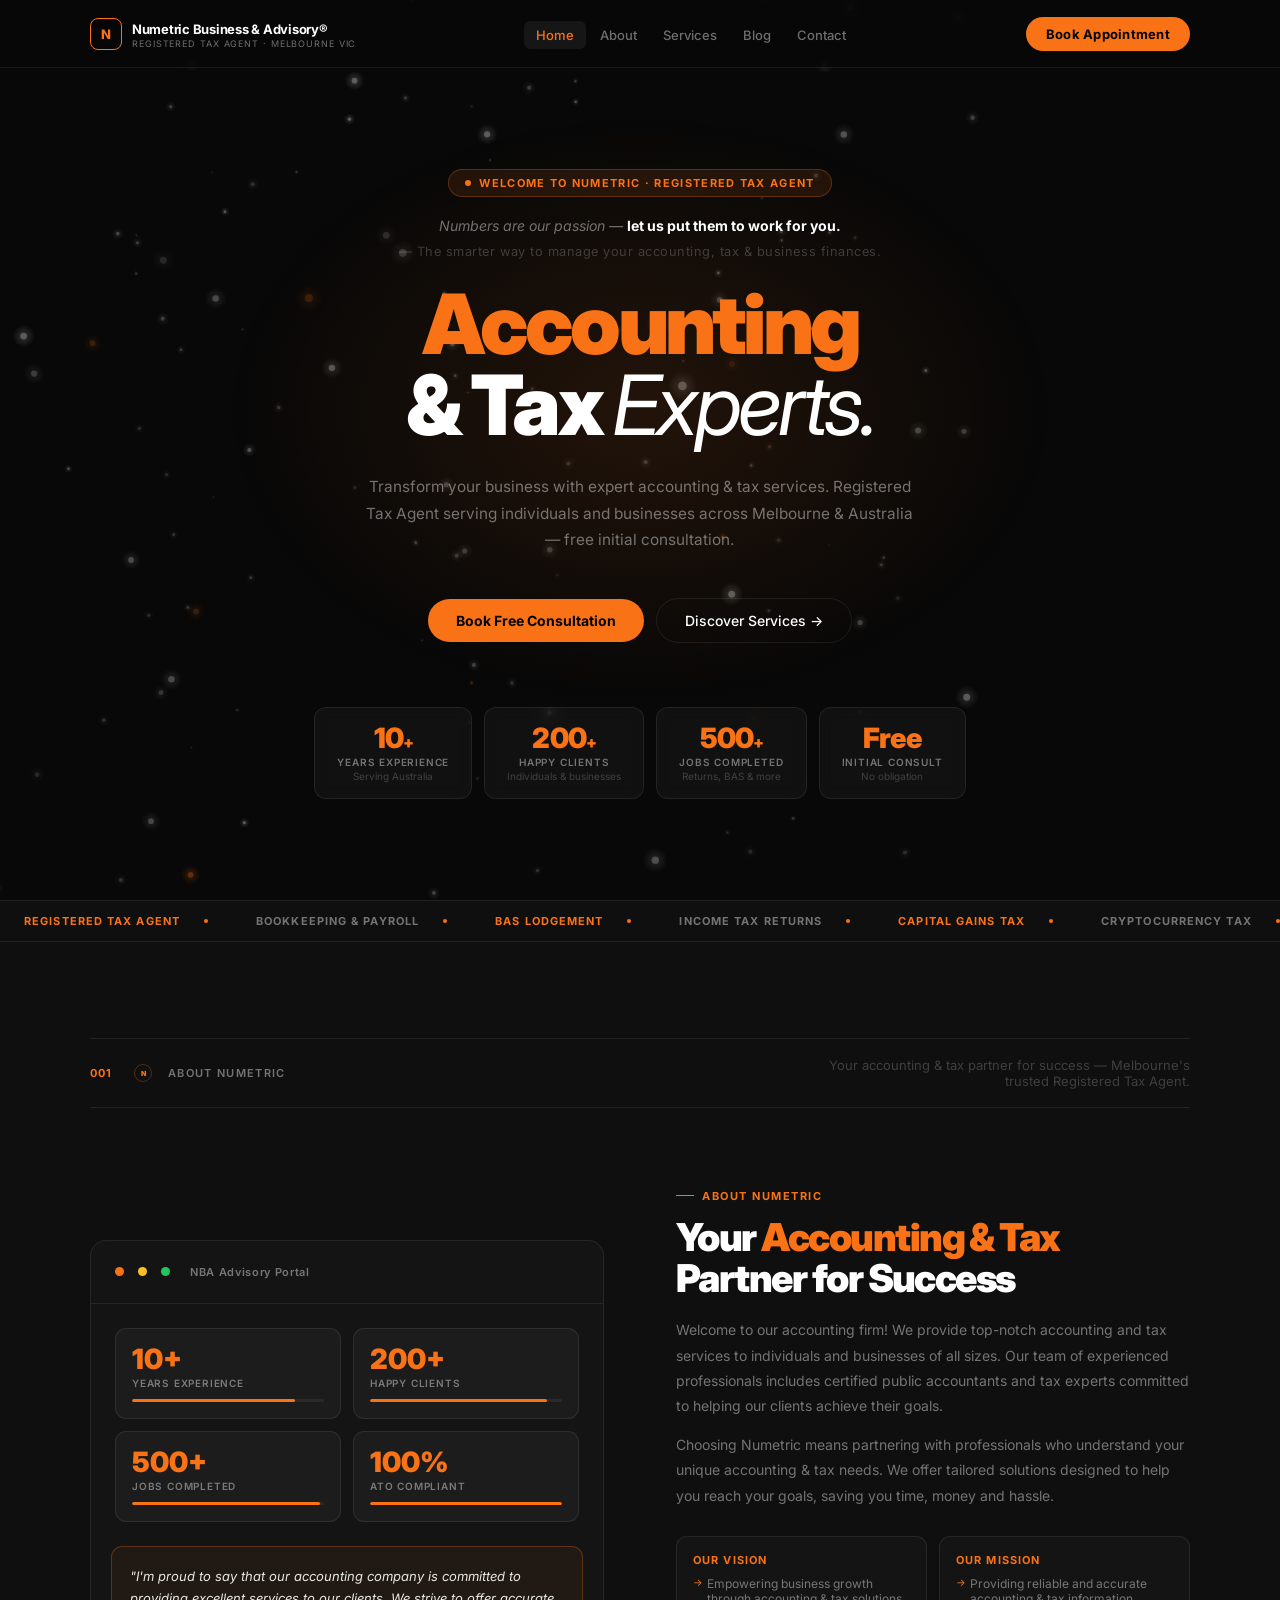
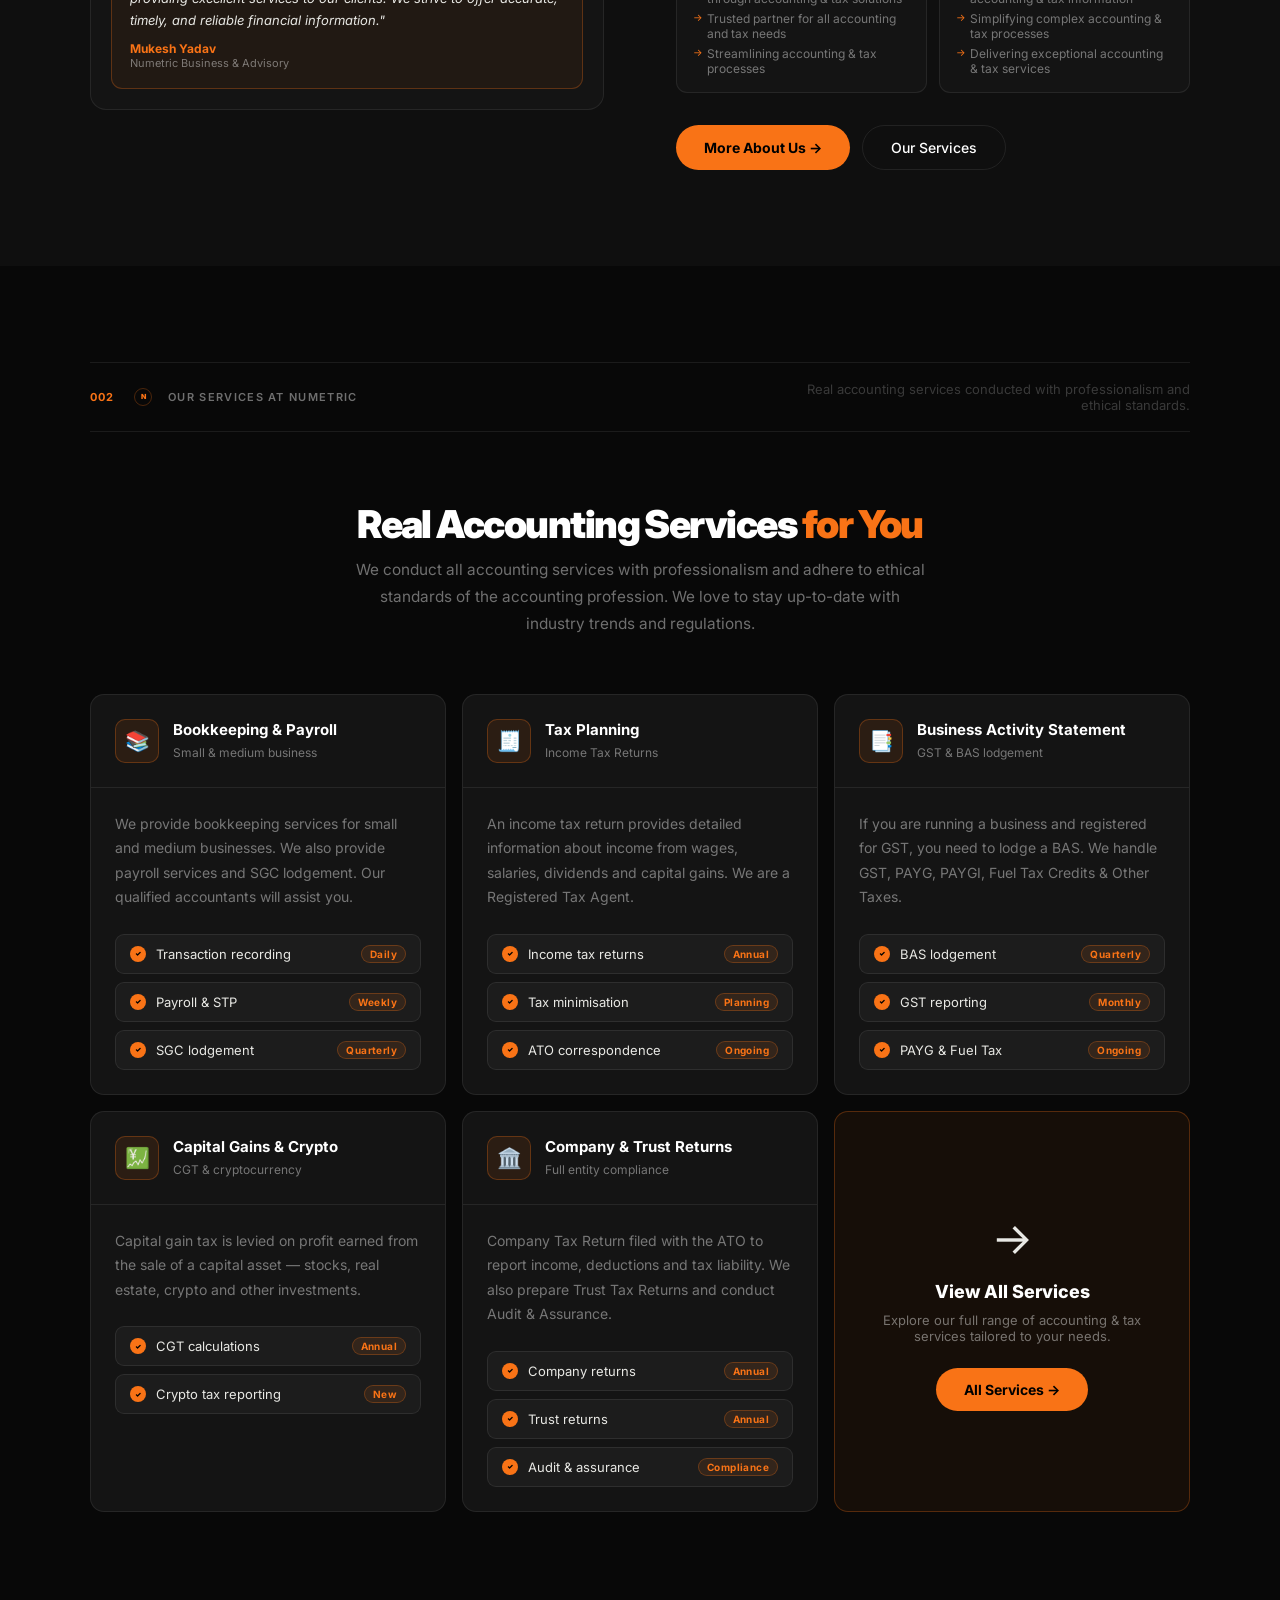
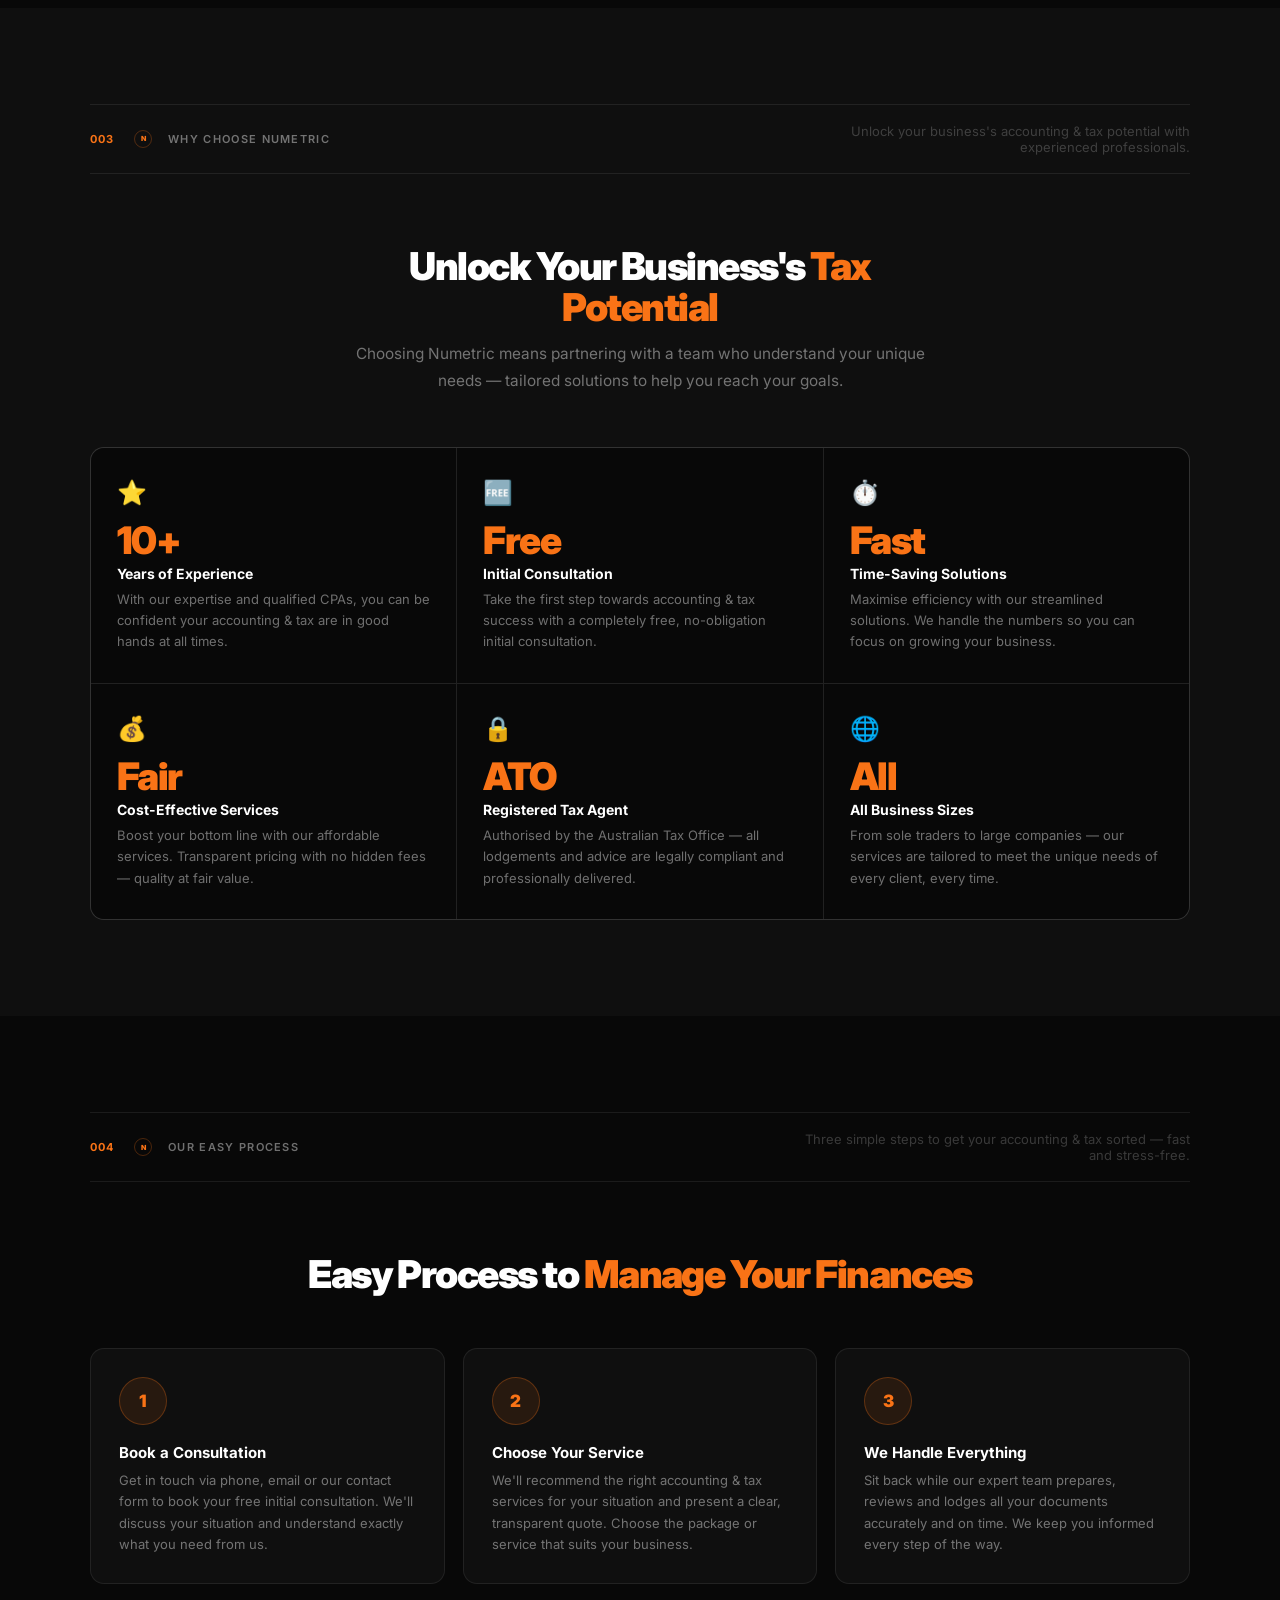
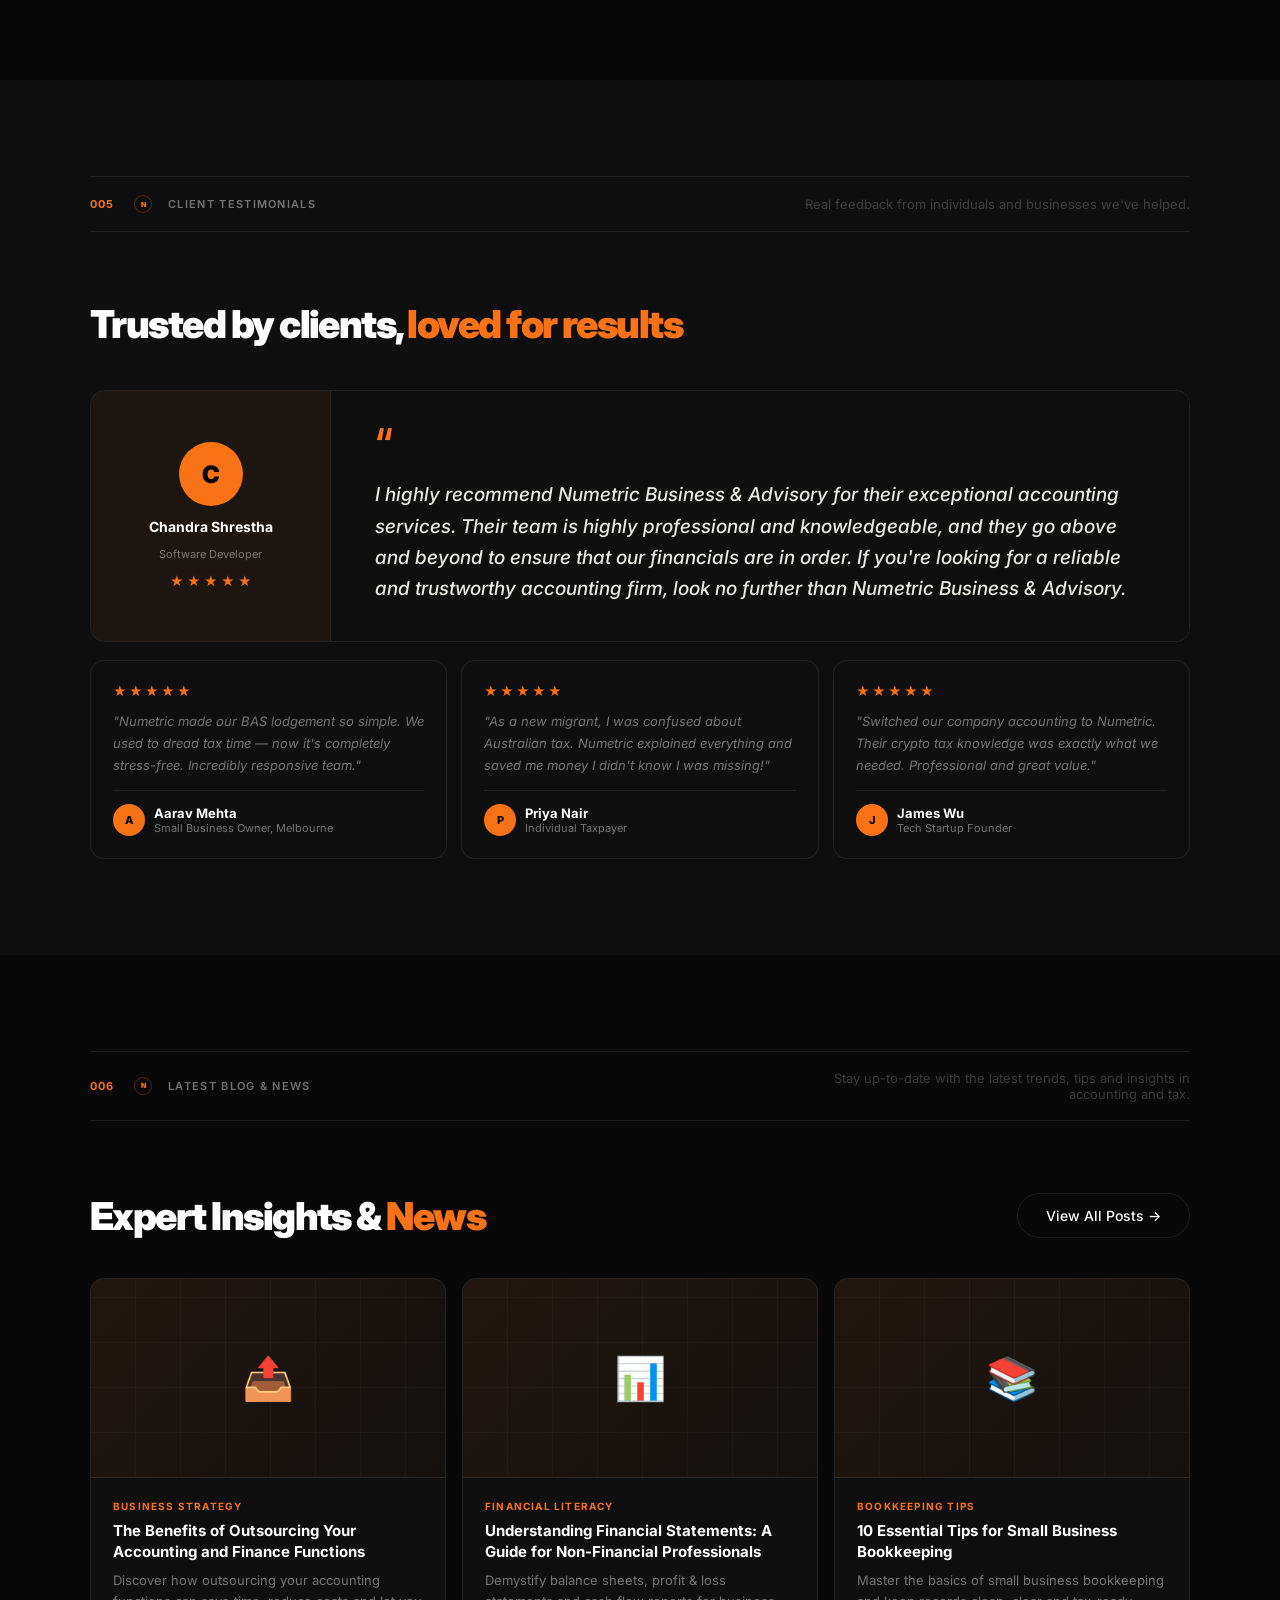
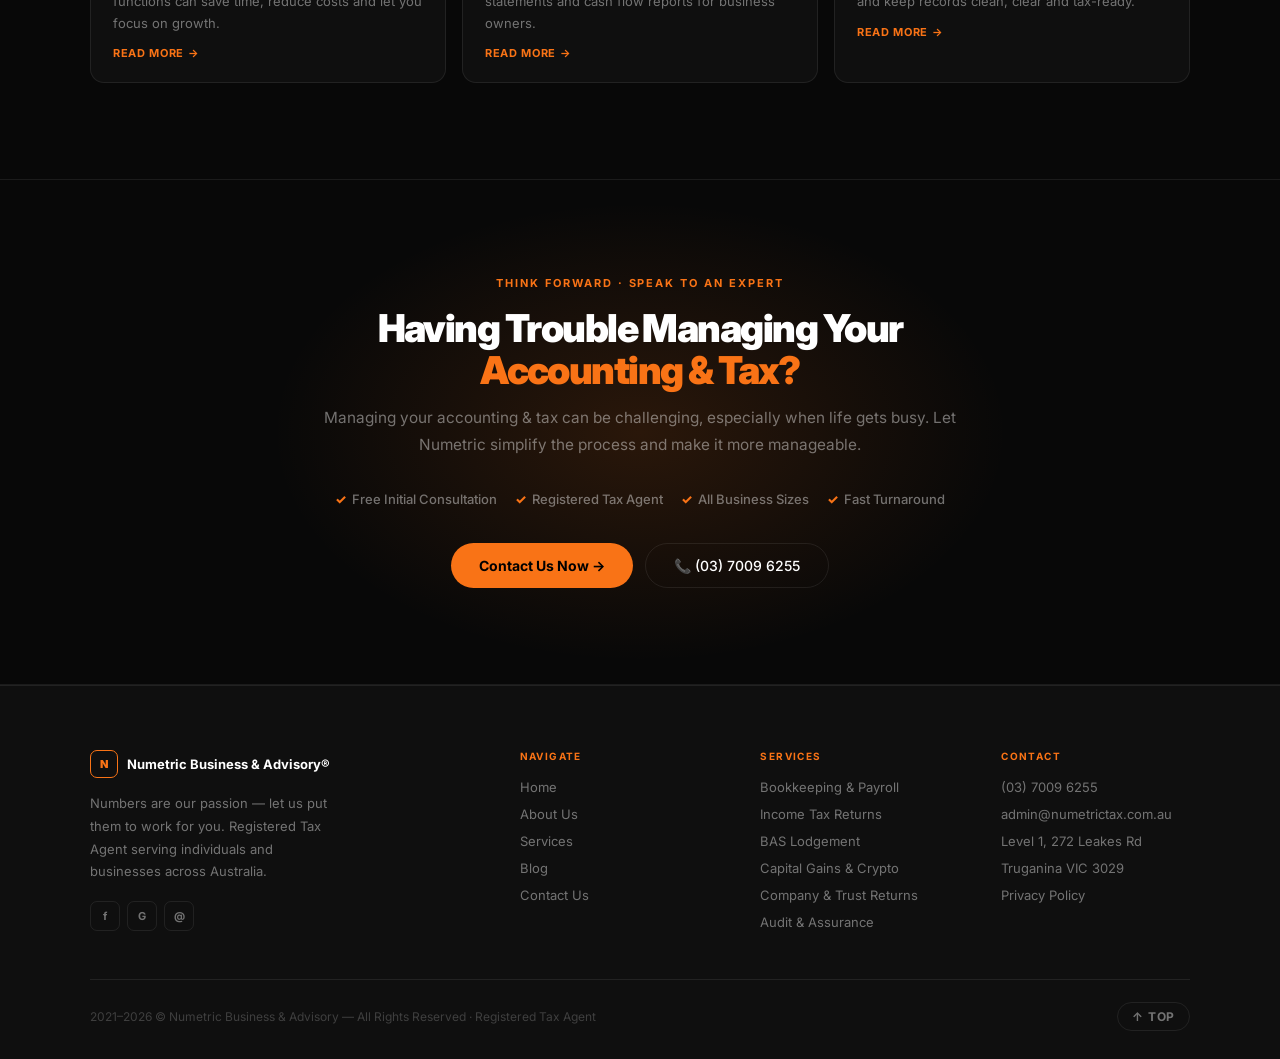
<file: index.html>
<!DOCTYPE html>
<html lang="en">
<head>
<meta charset="UTF-8"><meta name="viewport" content="width=device-width, initial-scale=1.0">
<title>NBA — Numetric Business & Advisory | Accounting & Tax Experts Melbourne</title>
<meta name="description" content="Numetric Business & Advisory — Registered Tax Agent providing expert accounting, tax planning, bookkeeping, BAS and more. Free consultation. Truganina VIC.">
<link rel="preconnect" href="https://fonts.googleapis.com">
<link href="https://fonts.googleapis.com/css2?family=Inter:ital,wght@0,300;0,400;0,500;0,600;0,700;0,800;0,900;1,400&display=swap" rel="stylesheet">
<link rel="stylesheet" href="shared.css">
</head>
<body>
<canvas id="dna"></canvas>

<!-- NAV -->
<nav>
  <div class="nav-w">
    <a href="index.html" class="n-logo">
      <div class="n-mark">N</div>
      <div><span class="n-name">Numetric Business & Advisory®</span><span class="n-sub">Registered Tax Agent · Melbourne VIC</span></div>
    </a>
    <ul class="n-links">
      <li><a href="index.html" class="active">Home</a></li>
      <li><a href="about.html">About</a></li>
      <li><a href="services.html">Services</a></li>
      <li><a href="blog.html">Blog</a></li>
      <li><a href="contact.html">Contact</a></li>
    </ul>
    <a href="contact.html" class="btn-n">Book Appointment</a>
    <button class="hbg" id="hbg" aria-label="Menu"><span></span><span></span><span></span></button>
  </div>
</nav>

<!-- MOBILE NAV -->
<div class="mob" id="mob">
  <button class="mob-x" id="mob-x">✕</button>
  <a href="index.html" onclick="closeMob()">Home</a>
  <a href="about.html" onclick="closeMob()">About</a>
  <a href="services.html" onclick="closeMob()">Services</a>
  <a href="blog.html" onclick="closeMob()">Blog</a>
  <a href="contact.html" onclick="closeMob()">Contact</a>
</div>

<!-- HERO -->
<section style="min-height:100vh;display:flex;flex-direction:column;justify-content:center;padding:calc(var(--nav-h) + 72px) 0 72px;position:relative;overflow:hidden">
  <div style="position:absolute;top:10%;left:50%;transform:translateX(-50%);width:900px;height:640px;background:radial-gradient(ellipse,rgba(249,115,22,.11) 0%,transparent 65%);pointer-events:none;z-index:1"></div>
  <div class="wrap" style="text-align:center;z-index:2">
    <div class="sr" style="margin-bottom:20px">
      <span style="display:inline-flex;align-items:center;gap:8px;background:rgba(249,115,22,.1);border:1px solid var(--border-o);border-radius:999px;padding:6px 16px;font-size:11px;font-weight:700;letter-spacing:.12em;text-transform:uppercase;color:var(--orange)">
        <span style="width:6px;height:6px;border-radius:50%;background:var(--orange);display:block"></span>
        Welcome to Numetric · Registered Tax Agent
      </span>
    </div>
    <p class="sr d1" style="font-size:clamp(13px,1.1vw,16px);color:var(--muted);font-style:italic;margin-bottom:10px">Numbers are our passion —&nbsp;<strong style="color:var(--white);font-style:normal">let us put them to work for you.</strong></p>
    <p class="sr d1" style="font-size:clamp(12px,1vw,14px);color:var(--muted2);margin-bottom:24px;letter-spacing:.04em">— The smarter way to manage your accounting, tax &amp; business finances.</p>
    <h1 class="h1 sr d2" style="margin-bottom:28px">
      <span class="o">Accounting</span><br>
      &amp; Tax <span class="i">Experts.</span>
    </h1>
    <p class="lead sr d3" style="max-width:560px;margin:0 auto 44px">Transform your business with expert accounting &amp; tax services. Registered Tax Agent serving individuals and businesses across Melbourne &amp; Australia — free initial consultation.</p>
    <div class="sr d4" style="display:flex;align-items:center;justify-content:center;gap:12px;flex-wrap:wrap;margin-bottom:64px">
      <a href="contact.html" class="btn-o">Book Free Consultation</a>
      <a href="services.html" class="btn-g">Discover Services →</a>
    </div>
    <!-- stat pills -->
    <div class="sr d5" style="display:flex;justify-content:center;gap:12px;flex-wrap:wrap">
      <div style="background:rgba(255,255,255,.04);border:1px solid var(--border);border-radius:12px;padding:16px 22px;backdrop-filter:blur(8px)">
        <div style="font-size:28px;font-weight:900;color:var(--orange);line-height:1;margin-bottom:4px;letter-spacing:-.03em">10<span style="font-size:16px">+</span></div>
        <div style="font-size:10px;font-weight:600;color:var(--muted);text-transform:uppercase;letter-spacing:.08em">Years Experience</div>
        <div style="font-size:10px;color:var(--muted2);margin-top:2px">Serving Australia</div>
      </div>
      <div style="background:rgba(255,255,255,.04);border:1px solid var(--border);border-radius:12px;padding:16px 22px;backdrop-filter:blur(8px)">
        <div style="font-size:28px;font-weight:900;color:var(--orange);line-height:1;margin-bottom:4px;letter-spacing:-.03em">200<span style="font-size:16px">+</span></div>
        <div style="font-size:10px;font-weight:600;color:var(--muted);text-transform:uppercase;letter-spacing:.08em">Happy Clients</div>
        <div style="font-size:10px;color:var(--muted2);margin-top:2px">Individuals &amp; businesses</div>
      </div>
      <div style="background:rgba(255,255,255,.04);border:1px solid var(--border);border-radius:12px;padding:16px 22px;backdrop-filter:blur(8px)">
        <div style="font-size:28px;font-weight:900;color:var(--orange);line-height:1;margin-bottom:4px;letter-spacing:-.03em">500<span style="font-size:16px">+</span></div>
        <div style="font-size:10px;font-weight:600;color:var(--muted);text-transform:uppercase;letter-spacing:.08em">Jobs Completed</div>
        <div style="font-size:10px;color:var(--muted2);margin-top:2px">Returns, BAS &amp; more</div>
      </div>
      <div style="background:rgba(255,255,255,.04);border:1px solid var(--border);border-radius:12px;padding:16px 22px;backdrop-filter:blur(8px)">
        <div style="font-size:28px;font-weight:900;color:var(--orange);line-height:1;margin-bottom:4px;letter-spacing:-.03em">Free</div>
        <div style="font-size:10px;font-weight:600;color:var(--muted);text-transform:uppercase;letter-spacing:.08em">Initial Consult</div>
        <div style="font-size:10px;color:var(--muted2);margin-top:2px">No obligation</div>
      </div>
    </div>
  </div>
</section>

<!-- TICKER -->
<div class="ticker">
  <div class="t-track">
    <span class="t-item o">Registered Tax Agent<div class="t-dot"></div></span>
    <span class="t-item">Bookkeeping &amp; Payroll<div class="t-dot"></div></span>
    <span class="t-item o">BAS Lodgement<div class="t-dot"></div></span>
    <span class="t-item">Income Tax Returns<div class="t-dot"></div></span>
    <span class="t-item o">Capital Gains Tax<div class="t-dot"></div></span>
    <span class="t-item">Cryptocurrency Tax<div class="t-dot"></div></span>
    <span class="t-item o">Company Returns<div class="t-dot"></div></span>
    <span class="t-item">Trust Returns<div class="t-dot"></div></span>
    <span class="t-item o">Audit &amp; Assurance<div class="t-dot"></div></span>
    <span class="t-item">Free Consultation<div class="t-dot"></div></span>
    <span class="t-item o">Registered Tax Agent<div class="t-dot"></div></span>
    <span class="t-item">Bookkeeping &amp; Payroll<div class="t-dot"></div></span>
    <span class="t-item o">BAS Lodgement<div class="t-dot"></div></span>
    <span class="t-item">Income Tax Returns<div class="t-dot"></div></span>
    <span class="t-item o">Capital Gains Tax<div class="t-dot"></div></span>
    <span class="t-item">Cryptocurrency Tax<div class="t-dot"></div></span>
    <span class="t-item o">Company Returns<div class="t-dot"></div></span>
    <span class="t-item">Trust Returns<div class="t-dot"></div></span>
    <span class="t-item o">Audit &amp; Assurance<div class="t-dot"></div></span>
    <span class="t-item">Free Consultation<div class="t-dot"></div></span>
  </div>
</div>

<!-- ABOUT SNAPSHOT -->
<section id="about" style="background:var(--bg2)">
  <div class="wrap">
    <div class="sdiv sr">
      <span class="sdiv-num">001</span><div class="sdiv-dot"></div>
      <span class="sdiv-t">About Numetric</span>
      <span class="sdiv-s">Your accounting &amp; tax partner for success — Melbourne's trusted Registered Tax Agent.</span>
    </div>
    <div style="display:grid;grid-template-columns:1fr 1fr;gap:72px;align-items:center">
      <!-- visual -->
      <div class="sr-l">
        <div style="background:var(--bg3);border:1px solid var(--border);border-radius:16px;overflow:hidden">
          <div style="padding:24px;border-bottom:1px solid var(--border);display:flex;align-items:center;gap:10px">
            <div style="width:9px;height:9px;border-radius:50%;background:#f97316"></div>
            <div style="width:9px;height:9px;border-radius:50%;background:#fbbf24;margin-left:4px"></div>
            <div style="width:9px;height:9px;border-radius:50%;background:#22c55e;margin-left:4px"></div>
            <span style="font-size:11px;font-weight:600;color:var(--muted);margin-left:10px;letter-spacing:.06em">NBA Advisory Portal</span>
          </div>
          <div style="padding:24px;display:grid;grid-template-columns:1fr 1fr;gap:12px">
            <div style="background:var(--bg4);border:1px solid var(--border);border-radius:11px;padding:16px">
              <div style="font-size:28px;font-weight:900;color:var(--orange);line-height:1;margin-bottom:4px">10+</div>
              <div style="font-size:10px;text-transform:uppercase;letter-spacing:.08em;color:var(--muted);font-weight:600">Years Experience</div>
              <div style="height:3px;background:rgba(255,255,255,.06);border-radius:2px;margin-top:10px;overflow:hidden"><div class="kbar" data-w="85%" style="height:100%;border-radius:2px;background:var(--orange);width:0;transition:width 1.2s var(--ease)"></div></div>
            </div>
            <div style="background:var(--bg4);border:1px solid var(--border);border-radius:11px;padding:16px">
              <div style="font-size:28px;font-weight:900;color:var(--orange);line-height:1;margin-bottom:4px">200+</div>
              <div style="font-size:10px;text-transform:uppercase;letter-spacing:.08em;color:var(--muted);font-weight:600">Happy Clients</div>
              <div style="height:3px;background:rgba(255,255,255,.06);border-radius:2px;margin-top:10px;overflow:hidden"><div class="kbar" data-w="92%" style="height:100%;border-radius:2px;background:var(--orange);width:0;transition:width 1.2s var(--ease)"></div></div>
            </div>
            <div style="background:var(--bg4);border:1px solid var(--border);border-radius:11px;padding:16px">
              <div style="font-size:28px;font-weight:900;color:var(--orange);line-height:1;margin-bottom:4px">500+</div>
              <div style="font-size:10px;text-transform:uppercase;letter-spacing:.08em;color:var(--muted);font-weight:600">Jobs Completed</div>
              <div style="height:3px;background:rgba(255,255,255,.06);border-radius:2px;margin-top:10px;overflow:hidden"><div class="kbar" data-w="98%" style="height:100%;border-radius:2px;background:var(--orange);width:0;transition:width 1.2s var(--ease)"></div></div>
            </div>
            <div style="background:var(--bg4);border:1px solid var(--border);border-radius:11px;padding:16px">
              <div style="font-size:28px;font-weight:900;color:var(--orange);line-height:1;margin-bottom:4px">100%</div>
              <div style="font-size:10px;text-transform:uppercase;letter-spacing:.08em;color:var(--muted);font-weight:600">ATO Compliant</div>
              <div style="height:3px;background:rgba(255,255,255,.06);border-radius:2px;margin-top:10px;overflow:hidden"><div class="kbar" data-w="100%" style="height:100%;border-radius:2px;background:var(--orange);width:0;transition:width 1.2s var(--ease)"></div></div>
            </div>
          </div>
          <div style="margin:0 20px 20px;background:rgba(249,115,22,.06);border:1px solid var(--border-o);border-radius:11px;padding:18px">
            <p style="font-size:13px;line-height:1.7;color:var(--off);font-style:italic;margin-bottom:10px">"I'm proud to say that our accounting company is committed to providing excellent services to our clients. We strive to offer accurate, timely, and reliable financial information."</p>
            <div style="font-size:12px;font-weight:700;color:var(--orange)">Mukesh Yadav</div>
            <div style="font-size:11px;color:var(--muted)">Numetric Business &amp; Advisory</div>
          </div>
        </div>
      </div>
      <!-- text -->
      <div class="sr-r">
        <span class="ey">About Numetric</span>
        <h2 class="h2" style="margin-bottom:18px">Your <span class="o">Accounting &amp; Tax</span> Partner for Success</h2>
        <p class="body-t" style="margin-bottom:14px">Welcome to our accounting firm! We provide top-notch accounting and tax services to individuals and businesses of all sizes. Our team of experienced professionals includes certified public accountants and tax experts committed to helping our clients achieve their goals.</p>
        <p class="body-t" style="margin-bottom:28px">Choosing Numetric means partnering with professionals who understand your unique accounting &amp; tax needs. We offer tailored solutions designed to help you reach your goals, saving you time, money and hassle.</p>
        <div style="display:grid;grid-template-columns:1fr 1fr;gap:12px;margin-bottom:32px">
          <div style="background:var(--bg3);border:1px solid var(--border);border-radius:11px;padding:16px;transition:border-color .2s" onmouseover="this.style.borderColor='var(--border-o)'" onmouseout="this.style.borderColor='var(--border)'">
            <div style="font-size:11px;font-weight:700;color:var(--orange);text-transform:uppercase;letter-spacing:.1em;margin-bottom:9px">Our Vision</div>
            <ul style="list-style:none;display:flex;flex-direction:column;gap:5px">
              <li style="font-size:12px;color:var(--muted);padding-left:14px;position:relative">
                <span style="position:absolute;left:0;color:var(--orange);font-size:10px">→</span>Empowering business growth through accounting &amp; tax solutions
              </li>
              <li style="font-size:12px;color:var(--muted);padding-left:14px;position:relative">
                <span style="position:absolute;left:0;color:var(--orange);font-size:10px">→</span>Trusted partner for all accounting and tax needs
              </li>
              <li style="font-size:12px;color:var(--muted);padding-left:14px;position:relative">
                <span style="position:absolute;left:0;color:var(--orange);font-size:10px">→</span>Streamlining accounting &amp; tax processes
              </li>
            </ul>
          </div>
          <div style="background:var(--bg3);border:1px solid var(--border);border-radius:11px;padding:16px;transition:border-color .2s" onmouseover="this.style.borderColor='var(--border-o)'" onmouseout="this.style.borderColor='var(--border)'">
            <div style="font-size:11px;font-weight:700;color:var(--orange);text-transform:uppercase;letter-spacing:.1em;margin-bottom:9px">Our Mission</div>
            <ul style="list-style:none;display:flex;flex-direction:column;gap:5px">
              <li style="font-size:12px;color:var(--muted);padding-left:14px;position:relative">
                <span style="position:absolute;left:0;color:var(--orange);font-size:10px">→</span>Providing reliable and accurate accounting &amp; tax information
              </li>
              <li style="font-size:12px;color:var(--muted);padding-left:14px;position:relative">
                <span style="position:absolute;left:0;color:var(--orange);font-size:10px">→</span>Simplifying complex accounting &amp; tax processes
              </li>
              <li style="font-size:12px;color:var(--muted);padding-left:14px;position:relative">
                <span style="position:absolute;left:0;color:var(--orange);font-size:10px">→</span>Delivering exceptional accounting &amp; tax services
              </li>
            </ul>
          </div>
        </div>
        <div style="display:flex;gap:12px;flex-wrap:wrap">
          <a href="about.html" class="btn-o">More About Us →</a>
          <a href="services.html" class="btn-g">Our Services</a>
        </div>
      </div>
    </div>
  </div>
</section>

<!-- SERVICES SNAPSHOT -->
<section id="services">
  <div class="wrap">
    <div class="sdiv sr">
      <span class="sdiv-num">002</span><div class="sdiv-dot"></div>
      <span class="sdiv-t">Our Services at Numetric</span>
      <span class="sdiv-s">Real accounting services conducted with professionalism and ethical standards.</span>
    </div>
    <div style="text-align:center;margin-bottom:56px">
      <h2 class="h2 sr" style="margin-bottom:12px">Real Accounting Services <span class="o">for You</span></h2>
      <p class="lead sr d1" style="max-width:580px;margin:0 auto">We conduct all accounting services with professionalism and adhere to ethical standards of the accounting profession. We love to stay up-to-date with industry trends and regulations.</p>
    </div>
    <div style="display:grid;grid-template-columns:repeat(3,1fr);gap:16px">
      <div class="svc-card sr d1">
        <div class="svc-head"><div class="svc-icon">📚</div><div class="svc-htext"><h3>Bookkeeping &amp; Payroll</h3><span>Small &amp; medium business</span></div></div>
        <div class="svc-body-p">We provide bookkeeping services for small and medium businesses. We also provide payroll services and SGC lodgement. Our qualified accountants will assist you.</div>
        <div class="svc-items-p">
          <div class="si"><div class="si-chk">✓</div>Transaction recording<span class="si-tag">Daily</span></div>
          <div class="si"><div class="si-chk">✓</div>Payroll &amp; STP<span class="si-tag">Weekly</span></div>
          <div class="si"><div class="si-chk">✓</div>SGC lodgement<span class="si-tag">Quarterly</span></div>
        </div>
      </div>
      <div class="svc-card sr d2">
        <div class="svc-head"><div class="svc-icon">🧾</div><div class="svc-htext"><h3>Tax Planning</h3><span>Income Tax Returns</span></div></div>
        <div class="svc-body-p">An income tax return provides detailed information about income from wages, salaries, dividends and capital gains. We are a Registered Tax Agent.</div>
        <div class="svc-items-p">
          <div class="si"><div class="si-chk">✓</div>Income tax returns<span class="si-tag">Annual</span></div>
          <div class="si"><div class="si-chk">✓</div>Tax minimisation<span class="si-tag">Planning</span></div>
          <div class="si"><div class="si-chk">✓</div>ATO correspondence<span class="si-tag">Ongoing</span></div>
        </div>
      </div>
      <div class="svc-card sr d3">
        <div class="svc-head"><div class="svc-icon">📑</div><div class="svc-htext"><h3>Business Activity Statement</h3><span>GST &amp; BAS lodgement</span></div></div>
        <div class="svc-body-p">If you are running a business and registered for GST, you need to lodge a BAS. We handle GST, PAYG, PAYGI, Fuel Tax Credits &amp; Other Taxes.</div>
        <div class="svc-items-p">
          <div class="si"><div class="si-chk">✓</div>BAS lodgement<span class="si-tag">Quarterly</span></div>
          <div class="si"><div class="si-chk">✓</div>GST reporting<span class="si-tag">Monthly</span></div>
          <div class="si"><div class="si-chk">✓</div>PAYG &amp; Fuel Tax<span class="si-tag">Ongoing</span></div>
        </div>
      </div>
      <div class="svc-card sr d1">
        <div class="svc-head"><div class="svc-icon">💹</div><div class="svc-htext"><h3>Capital Gains &amp; Crypto</h3><span>CGT &amp; cryptocurrency</span></div></div>
        <div class="svc-body-p">Capital gain tax is levied on profit earned from the sale of a capital asset — stocks, real estate, crypto and other investments.</div>
        <div class="svc-items-p">
          <div class="si"><div class="si-chk">✓</div>CGT calculations<span class="si-tag">Annual</span></div>
          <div class="si"><div class="si-chk">✓</div>Crypto tax reporting<span class="si-tag">New</span></div>
        </div>
      </div>
      <div class="svc-card sr d2">
        <div class="svc-head"><div class="svc-icon">🏛️</div><div class="svc-htext"><h3>Company &amp; Trust Returns</h3><span>Full entity compliance</span></div></div>
        <div class="svc-body-p">Company Tax Return filed with the ATO to report income, deductions and tax liability. We also prepare Trust Tax Returns and conduct Audit &amp; Assurance.</div>
        <div class="svc-items-p">
          <div class="si"><div class="si-chk">✓</div>Company returns<span class="si-tag">Annual</span></div>
          <div class="si"><div class="si-chk">✓</div>Trust returns<span class="si-tag">Annual</span></div>
          <div class="si"><div class="si-chk">✓</div>Audit &amp; assurance<span class="si-tag">Compliance</span></div>
        </div>
      </div>
      <div class="svc-card sr d3" style="display:flex;flex-direction:column;align-items:center;justify-content:center;padding:36px;text-align:center;background:rgba(249,115,22,.06);border-color:var(--border-o)">
        <div style="font-size:44px;margin-bottom:16px">→</div>
        <h3 style="font-size:18px;font-weight:800;color:var(--white);margin-bottom:10px">View All Services</h3>
        <p style="font-size:13px;color:var(--muted);margin-bottom:24px">Explore our full range of accounting &amp; tax services tailored to your needs.</p>
        <a href="services.html" class="btn-o">All Services →</a>
      </div>
    </div>
  </div>
</section>

<!-- WHY CHOOSE -->
<section style="background:var(--bg2)">
  <div class="wrap">
    <div class="sdiv sr">
      <span class="sdiv-num">003</span><div class="sdiv-dot"></div>
      <span class="sdiv-t">Why Choose Numetric</span>
      <span class="sdiv-s">Unlock your business's accounting &amp; tax potential with experienced professionals.</span>
    </div>
    <div style="text-align:center;max-width:600px;margin:0 auto 52px">
      <h2 class="h2 sr" style="margin-bottom:12px">Unlock Your Business's <span class="o">Tax Potential</span></h2>
      <p class="lead sr d1">Choosing Numetric means partnering with a team who understand your unique needs — tailored solutions to help you reach your goals.</p>
    </div>
    <div class="why-grid">
      <div class="wc sr d1"><span style="font-size:24px;display:block;margin-bottom:14px">⭐</span><div class="wc-num">10+</div><div class="wc-title">Years of Experience</div><p class="wc-body">With our expertise and qualified CPAs, you can be confident your accounting &amp; tax are in good hands at all times.</p></div>
      <div class="wc sr d2"><span style="font-size:24px;display:block;margin-bottom:14px">🆓</span><div class="wc-num">Free</div><div class="wc-title">Initial Consultation</div><p class="wc-body">Take the first step towards accounting &amp; tax success with a completely free, no-obligation initial consultation.</p></div>
      <div class="wc sr d3"><span style="font-size:24px;display:block;margin-bottom:14px">⏱️</span><div class="wc-num">Fast</div><div class="wc-title">Time-Saving Solutions</div><p class="wc-body">Maximise efficiency with our streamlined solutions. We handle the numbers so you can focus on growing your business.</p></div>
      <div class="wc sr d4"><span style="font-size:24px;display:block;margin-bottom:14px">💰</span><div class="wc-num">Fair</div><div class="wc-title">Cost-Effective Services</div><p class="wc-body">Boost your bottom line with our affordable services. Transparent pricing with no hidden fees — quality at fair value.</p></div>
      <div class="wc sr d5"><span style="font-size:24px;display:block;margin-bottom:14px">🔒</span><div class="wc-num">ATO</div><div class="wc-title">Registered Tax Agent</div><p class="wc-body">Authorised by the Australian Tax Office — all lodgements and advice are legally compliant and professionally delivered.</p></div>
      <div class="wc sr d6"><span style="font-size:24px;display:block;margin-bottom:14px">🌐</span><div class="wc-num">All</div><div class="wc-title">All Business Sizes</div><p class="wc-body">From sole traders to large companies — our services are tailored to meet the unique needs of every client, every time.</p></div>
    </div>
  </div>
</section>

<!-- PROCESS -->
<section>
  <div class="wrap">
    <div class="sdiv sr">
      <span class="sdiv-num">004</span><div class="sdiv-dot"></div>
      <span class="sdiv-t">Our Easy Process</span>
      <span class="sdiv-s">Three simple steps to get your accounting &amp; tax sorted — fast and stress-free.</span>
    </div>
    <div style="text-align:center;margin-bottom:52px">
      <h2 class="h2 sr" style="margin-bottom:12px">Easy Process to <span class="o">Manage Your Finances</span></h2>
    </div>
    <div class="proc-grid">
      <div class="pc sr d1"><div class="pc-num">1</div><div class="pc-title">Book a Consultation</div><p class="pc-body">Get in touch via phone, email or our contact form to book your free initial consultation. We'll discuss your situation and understand exactly what you need from us.</p></div>
      <div class="pc sr d2"><div class="pc-num">2</div><div class="pc-title">Choose Your Service</div><p class="pc-body">We'll recommend the right accounting &amp; tax services for your situation and present a clear, transparent quote. Choose the package or service that suits your business.</p></div>
      <div class="pc sr d3"><div class="pc-num">3</div><div class="pc-title">We Handle Everything</div><p class="pc-body">Sit back while our expert team prepares, reviews and lodges all your documents accurately and on time. We keep you informed every step of the way.</p></div>
    </div>
  </div>
</section>

<!-- TESTIMONIALS -->
<section style="background:var(--bg2)">
  <div class="wrap">
    <div class="sdiv sr">
      <span class="sdiv-num">005</span><div class="sdiv-dot"></div>
      <span class="sdiv-t">Client Testimonials</span>
      <span class="sdiv-s">Real feedback from individuals and businesses we've helped.</span>
    </div>
    <h2 class="h2 sr" style="margin-bottom:44px">Trusted by clients, <span class="o">loved for results</span></h2>
    <div class="testi-feat sr">
      <div class="tf-side">
        <div class="tf-av">C</div>
        <div class="tf-name">Chandra Shrestha</div>
        <div class="tf-role">Software Developer</div>
        <div class="tf-stars"><span class="ts">★</span><span class="ts">★</span><span class="ts">★</span><span class="ts">★</span><span class="ts">★</span></div>
      </div>
      <div class="tf-body">
        <p class="tf-q">I highly recommend Numetric Business &amp; Advisory for their exceptional accounting services. Their team is highly professional and knowledgeable, and they go above and beyond to ensure that our financials are in order. If you're looking for a reliable and trustworthy accounting firm, look no further than Numetric Business &amp; Advisory.</p>
      </div>
    </div>
    <div class="tc-grid">
      <div class="tc sr d1"><div class="tc-stars"><span class="ts">★</span><span class="ts">★</span><span class="ts">★</span><span class="ts">★</span><span class="ts">★</span></div><p class="tc-q">"Numetric made our BAS lodgement so simple. We used to dread tax time — now it's completely stress-free. Incredibly responsive team."</p><div class="tc-auth"><div class="tc-av">A</div><div><div class="tc-name">Aarav Mehta</div><div class="tc-role">Small Business Owner, Melbourne</div></div></div></div>
      <div class="tc sr d2"><div class="tc-stars"><span class="ts">★</span><span class="ts">★</span><span class="ts">★</span><span class="ts">★</span><span class="ts">★</span></div><p class="tc-q">"As a new migrant, I was confused about Australian tax. Numetric explained everything and saved me money I didn't know I was missing!"</p><div class="tc-auth"><div class="tc-av">P</div><div><div class="tc-name">Priya Nair</div><div class="tc-role">Individual Taxpayer</div></div></div></div>
      <div class="tc sr d3"><div class="tc-stars"><span class="ts">★</span><span class="ts">★</span><span class="ts">★</span><span class="ts">★</span><span class="ts">★</span></div><p class="tc-q">"Switched our company accounting to Numetric. Their crypto tax knowledge was exactly what we needed. Professional and great value."</p><div class="tc-auth"><div class="tc-av">J</div><div><div class="tc-name">James Wu</div><div class="tc-role">Tech Startup Founder</div></div></div></div>
    </div>
  </div>
</section>

<!-- BLOG PREVIEW -->
<section>
  <div class="wrap">
    <div class="sdiv sr">
      <span class="sdiv-num">006</span><div class="sdiv-dot"></div>
      <span class="sdiv-t">Latest Blog &amp; News</span>
      <span class="sdiv-s">Stay up-to-date with the latest trends, tips and insights in accounting and tax.</span>
    </div>
    <div style="display:flex;justify-content:space-between;align-items:flex-end;margin-bottom:40px;flex-wrap:wrap;gap:16px">
      <h2 class="h2 sr" style="max-width:460px">Expert Insights &amp; <span class="o">News</span></h2>
      <a href="blog.html" class="btn-g sr d1">View All Posts →</a>
    </div>
    <div style="display:grid;grid-template-columns:repeat(3,1fr);gap:16px">
      <a href="https://numetrictax.com.au/the-benefits-of-outsourcing-your-accounting-and-finance-functions/" target="_blank" class="bc sr d1">
        <div class="bc-img"><span style="position:relative;z-index:1">📤</span></div>
        <div class="bc-body"><span class="bc-cat">Business Strategy</span><div class="bc-title">The Benefits of Outsourcing Your Accounting and Finance Functions</div><p class="bc-excerpt">Discover how outsourcing your accounting functions can save time, reduce costs and let you focus on growth.</p><div class="bc-link">Read more →</div></div>
      </a>
      <a href="https://numetrictax.com.au/understanding-financial-statements-a-guide-for-non-financial-professionals/" target="_blank" class="bc sr d2">
        <div class="bc-img"><span style="position:relative;z-index:1">📊</span></div>
        <div class="bc-body"><span class="bc-cat">Financial Literacy</span><div class="bc-title">Understanding Financial Statements: A Guide for Non-Financial Professionals</div><p class="bc-excerpt">Demystify balance sheets, profit &amp; loss statements and cash flow reports for business owners.</p><div class="bc-link">Read more →</div></div>
      </a>
      <a href="https://numetrictax.com.au/10-essential-tips-for-small-business-bookkeeping/" target="_blank" class="bc sr d3">
        <div class="bc-img"><span style="position:relative;z-index:1">📚</span></div>
        <div class="bc-body"><span class="bc-cat">Bookkeeping Tips</span><div class="bc-title">10 Essential Tips for Small Business Bookkeeping</div><p class="bc-excerpt">Master the basics of small business bookkeeping and keep records clean, clear and tax-ready.</p><div class="bc-link">Read more →</div></div>
      </a>
    </div>
  </div>
</section>

<!-- CTA BAND -->
<div class="cta-band">
  <div class="cta-in">
    <span class="cta-lbl sr">Think Forward · Speak to an Expert</span>
    <h2 class="h2 sr d1" style="margin-bottom:14px">Having Trouble Managing Your <span class="o">Accounting &amp; Tax?</span></h2>
    <p class="lead sr d2" style="margin-bottom:32px">Managing your accounting &amp; tax can be challenging, especially when life gets busy. Let Numetric simplify the process and make it more manageable.</p>
    <div class="cta-checks sr d3">
      <span class="cta-chk">Free Initial Consultation</span>
      <span class="cta-chk">Registered Tax Agent</span>
      <span class="cta-chk">All Business Sizes</span>
      <span class="cta-chk">Fast Turnaround</span>
    </div>
    <div class="cta-btns sr d4">
      <a href="contact.html" class="btn-o">Contact Us Now →</a>
      <a href="tel:0370096255" class="btn-g">📞 (03) 7009 6255</a>
    </div>
  </div>
</div>

<!-- FOOTER -->
<footer>
  <div class="ft-inner">
    <div class="ft-top">
      <div>
        <div class="ft-brand-row"><div class="ft-mark">N</div><div class="ft-name">Numetric Business &amp; Advisory®</div></div>
        <p class="ft-tag">Numbers are our passion — let us put them to work for you. Registered Tax Agent serving individuals and businesses across Australia.</p>
        <div class="ft-socs">
          <a href="https://facebook.com" target="_blank" class="ft-soc">f</a>
          <a href="https://google.com" target="_blank" class="ft-soc">G</a>
          <a href="mailto:admin@numetrictax.com.au" class="ft-soc">@</a>
        </div>
      </div>
      <div class="ft-col"><h5>Navigate</h5><ul>
        <li><a href="index.html">Home</a></li>
        <li><a href="about.html">About Us</a></li>
        <li><a href="services.html">Services</a></li>
        <li><a href="blog.html">Blog</a></li>
        <li><a href="contact.html">Contact Us</a></li>
      </ul></div>
      <div class="ft-col"><h5>Services</h5><ul>
        <li><a href="services.html">Bookkeeping &amp; Payroll</a></li>
        <li><a href="services.html">Income Tax Returns</a></li>
        <li><a href="services.html">BAS Lodgement</a></li>
        <li><a href="services.html">Capital Gains &amp; Crypto</a></li>
        <li><a href="services.html">Company &amp; Trust Returns</a></li>
        <li><a href="services.html">Audit &amp; Assurance</a></li>
      </ul></div>
      <div class="ft-col"><h5>Contact</h5><ul>
        <li><a href="tel:0370096255">(03) 7009 6255</a></li>
        <li><a href="mailto:admin@numetrictax.com.au">admin@numetrictax.com.au</a></li>
        <li><a href="#">Level 1, 272 Leakes Rd</a></li>
        <li><a href="#">Truganina VIC 3029</a></li>
        <li><a href="https://numetrictax.com.au/privacy-policy/" target="_blank">Privacy Policy</a></li>
      </ul></div>
    </div>
    <div class="ft-bot">
      <span class="ft-copy">2021–2026 © Numetric Business &amp; Advisory — All Rights Reserved · Registered Tax Agent</span>
      <a href="#" class="ft-top-btn">↑ TOP</a>
    </div>
  </div>
</footer>

<script src="shared.js"></script>
</body>
</html>
</file>
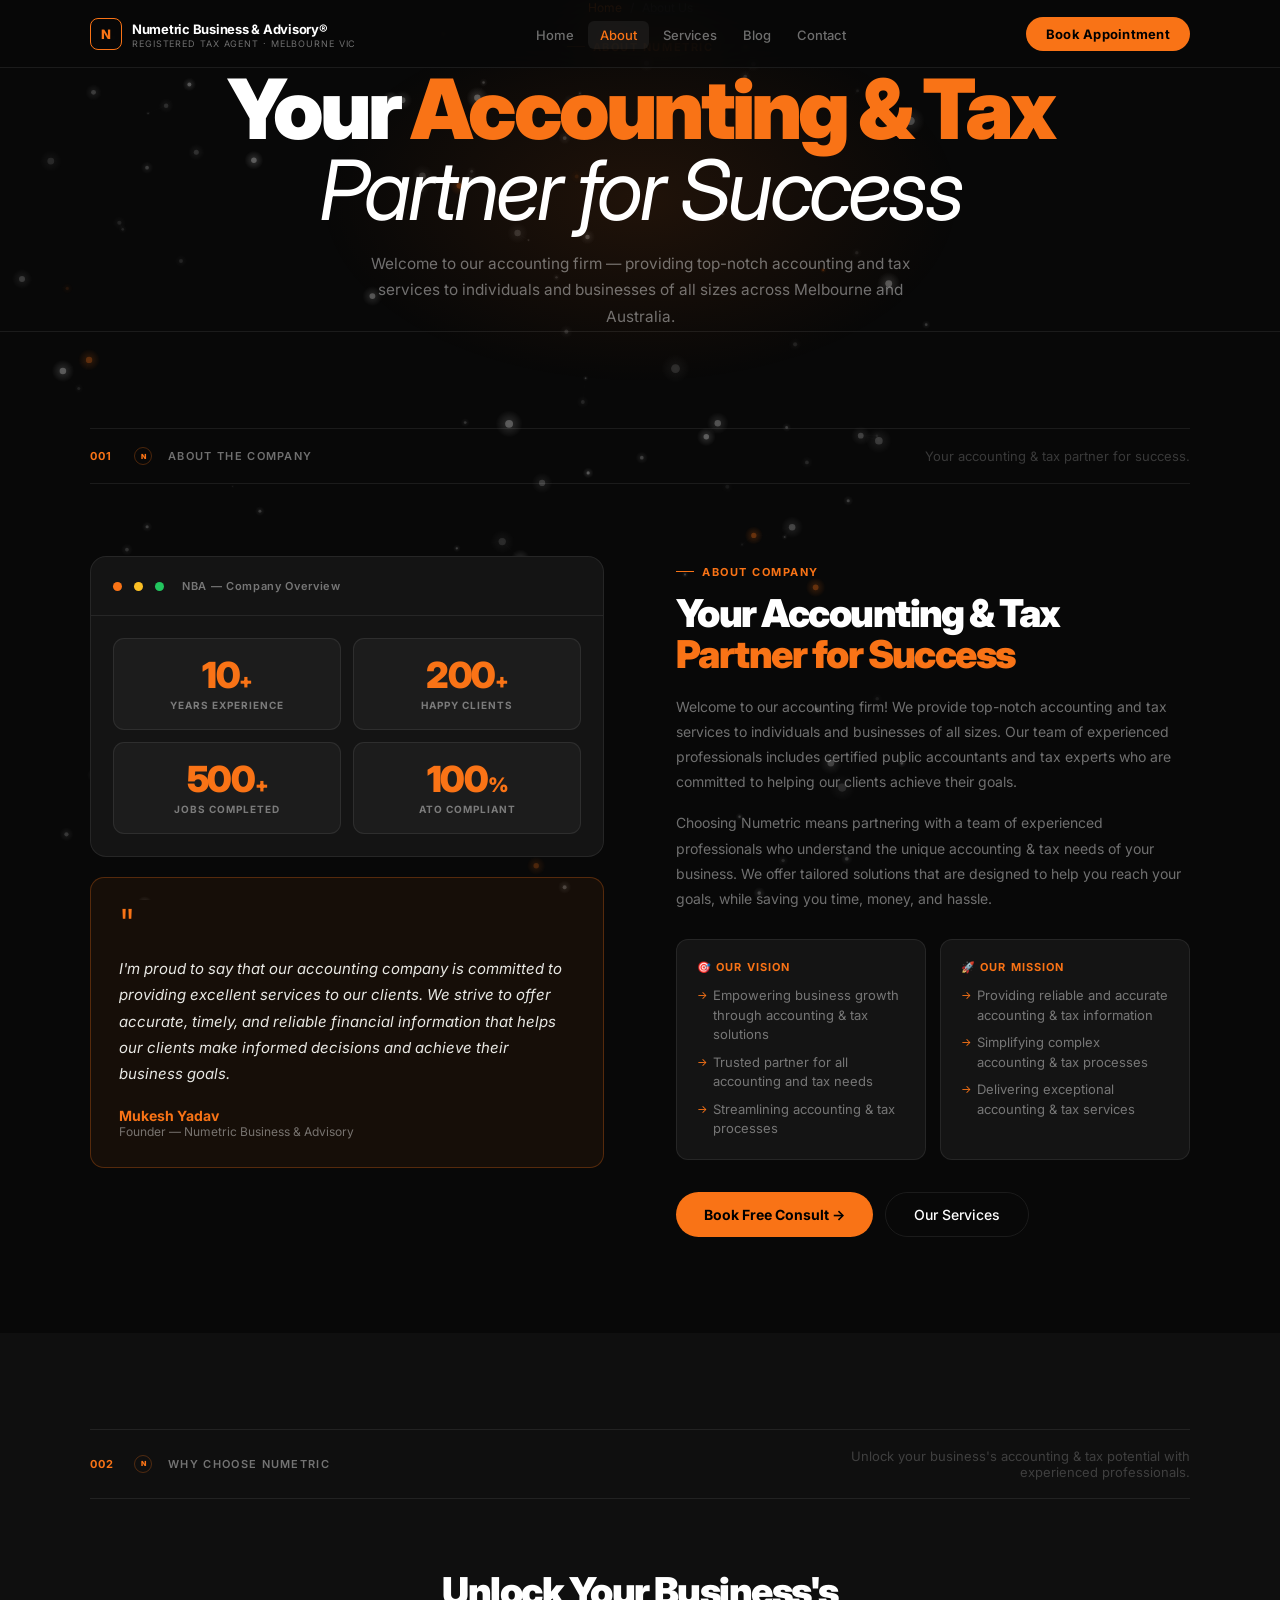
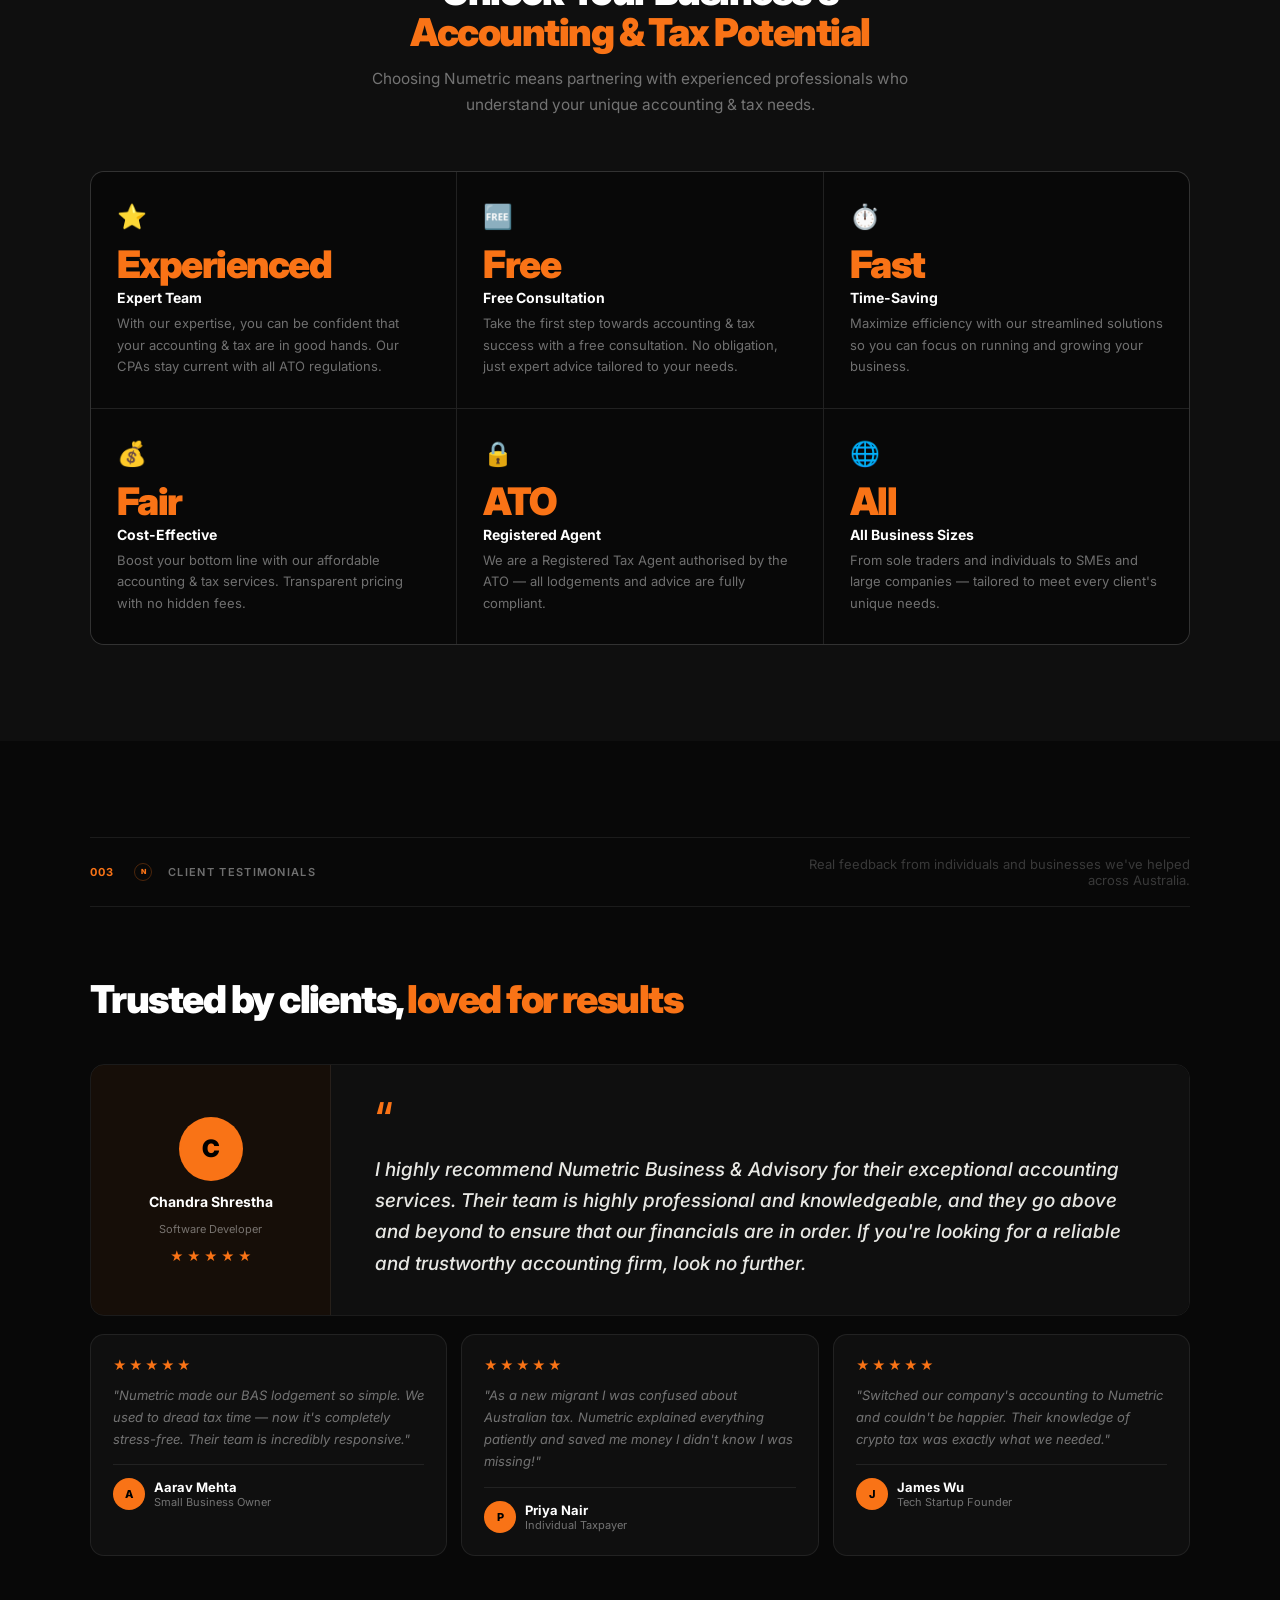
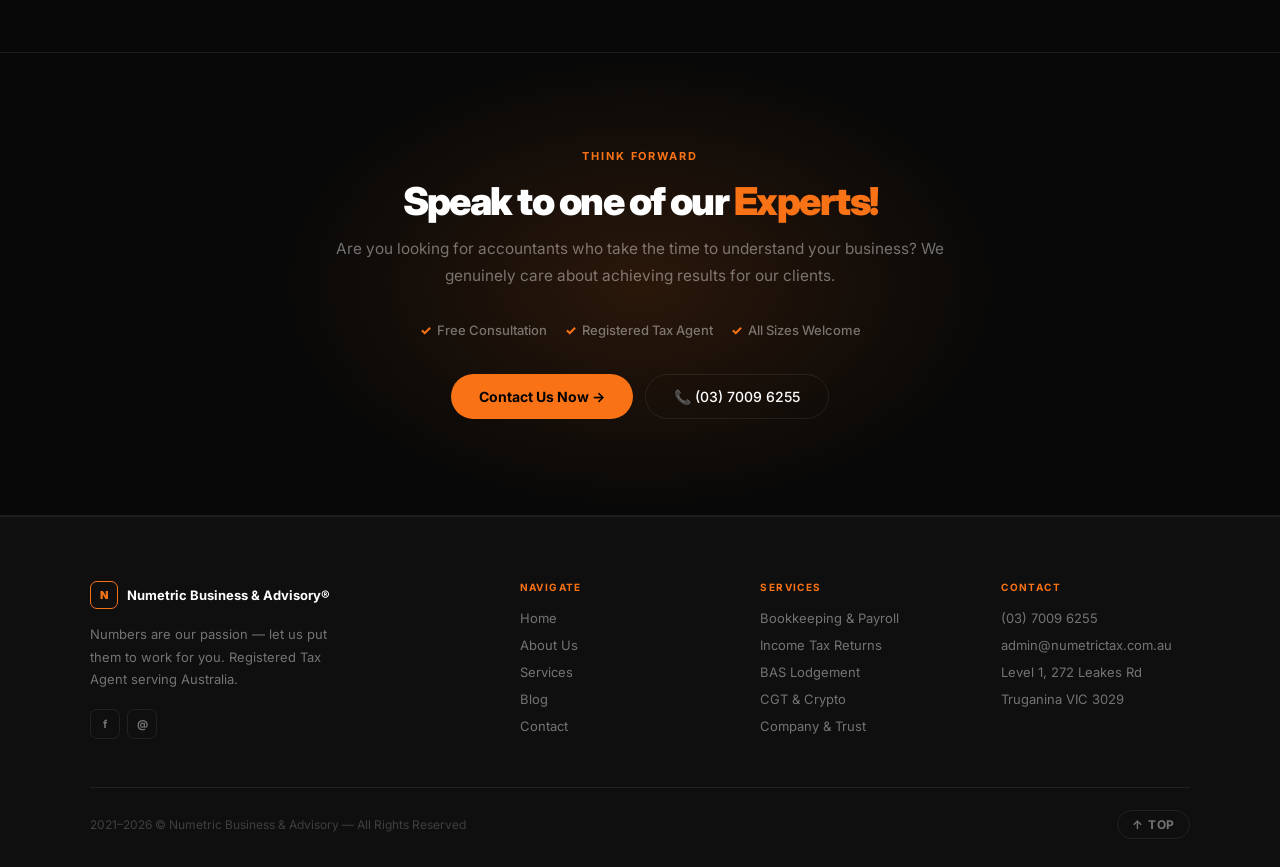
<file: about.html>
<!DOCTYPE html>
<html lang="en">
<head>
<meta charset="UTF-8"><meta name="viewport" content="width=device-width, initial-scale=1.0">
<title>About Us — Numetric Business & Advisory</title>
<meta name="description" content="About Numetric Business & Advisory — your trusted Registered Tax Agent in Melbourne. Meet our team, our vision and our mission.">
<link rel="preconnect" href="https://fonts.googleapis.com">
<link href="https://fonts.googleapis.com/css2?family=Inter:ital,wght@0,300;0,400;0,500;0,600;0,700;0,800;0,900;1,400&display=swap" rel="stylesheet">
<link rel="stylesheet" href="shared.css">
</head>
<body>
<canvas id="dna"></canvas>

<nav>
  <div class="nav-w">
    <a href="index.html" class="n-logo"><div class="n-mark">N</div><div><span class="n-name">Numetric Business & Advisory®</span><span class="n-sub">Registered Tax Agent · Melbourne VIC</span></div></a>
    <ul class="n-links">
      <li><a href="index.html">Home</a></li>
      <li><a href="about.html" class="active">About</a></li>
      <li><a href="services.html">Services</a></li>
      <li><a href="blog.html">Blog</a></li>
      <li><a href="contact.html">Contact</a></li>
    </ul>
    <a href="contact.html" class="btn-n">Book Appointment</a>
    <button class="hbg" id="hbg"><span></span><span></span><span></span></button>
  </div>
</nav>
<div class="mob" id="mob"><button class="mob-x" id="mob-x">✕</button><a href="index.html" onclick="closeMob()">Home</a><a href="about.html" onclick="closeMob()">About</a><a href="services.html" onclick="closeMob()">Services</a><a href="blog.html" onclick="closeMob()">Blog</a><a href="contact.html" onclick="closeMob()">Contact</a></div>

<!-- PAGE HERO -->
<div class="page-hero">
  <div class="wrap">
    <div class="breadcrumb sr"><a href="index.html">Home</a><span>/</span><span>About Us</span></div>
    <span class="ey sr d1">About Numetric</span>
    <h1 class="h1 sr d2" style="margin-bottom:20px">Your <span class="o">Accounting &amp; Tax</span><br><span class="i">Partner for Success</span></h1>
    <p class="lead sr d3" style="max-width:560px;margin:0 auto">Welcome to our accounting firm — providing top-notch accounting and tax services to individuals and businesses of all sizes across Melbourne and Australia.</p>
  </div>
</div>

<!-- ABOUT COMPANY -->
<section>
  <div class="wrap">
    <div class="sdiv sr"><span class="sdiv-num">001</span><div class="sdiv-dot"></div><span class="sdiv-t">About the Company</span><span class="sdiv-s">Your accounting &amp; tax partner for success.</span></div>
    <div style="display:grid;grid-template-columns:1fr 1fr;gap:72px;align-items:start">
      <div class="sr-l">
        <!-- KPI dashboard -->
        <div style="background:var(--bg3);border:1px solid var(--border);border-radius:16px;overflow:hidden;margin-bottom:20px">
          <div style="padding:22px;border-bottom:1px solid var(--border);display:flex;align-items:center;gap:8px">
            <div style="width:9px;height:9px;border-radius:50%;background:#f97316"></div>
            <div style="width:9px;height:9px;border-radius:50%;background:#fbbf24;margin-left:4px"></div>
            <div style="width:9px;height:9px;border-radius:50%;background:#22c55e;margin-left:4px"></div>
            <span style="font-size:11px;color:var(--muted);margin-left:10px;font-weight:600;letter-spacing:.06em">NBA — Company Overview</span>
          </div>
          <div style="padding:22px;display:grid;grid-template-columns:1fr 1fr;gap:12px">
            <div style="background:var(--bg4);border:1px solid var(--border);border-radius:11px;padding:18px;text-align:center">
              <div style="font-size:36px;font-weight:900;color:var(--orange);letter-spacing:-.04em;line-height:1;margin-bottom:6px">10<span style="font-size:20px">+</span></div>
              <div style="font-size:10px;text-transform:uppercase;letter-spacing:.1em;color:var(--muted);font-weight:700">Years Experience</div>
            </div>
            <div style="background:var(--bg4);border:1px solid var(--border);border-radius:11px;padding:18px;text-align:center">
              <div style="font-size:36px;font-weight:900;color:var(--orange);letter-spacing:-.04em;line-height:1;margin-bottom:6px">200<span style="font-size:20px">+</span></div>
              <div style="font-size:10px;text-transform:uppercase;letter-spacing:.1em;color:var(--muted);font-weight:700">Happy Clients</div>
            </div>
            <div style="background:var(--bg4);border:1px solid var(--border);border-radius:11px;padding:18px;text-align:center">
              <div style="font-size:36px;font-weight:900;color:var(--orange);letter-spacing:-.04em;line-height:1;margin-bottom:6px">500<span style="font-size:20px">+</span></div>
              <div style="font-size:10px;text-transform:uppercase;letter-spacing:.1em;color:var(--muted);font-weight:700">Jobs Completed</div>
            </div>
            <div style="background:var(--bg4);border:1px solid var(--border);border-radius:11px;padding:18px;text-align:center">
              <div style="font-size:36px;font-weight:900;color:var(--orange);letter-spacing:-.04em;line-height:1;margin-bottom:6px">100<span style="font-size:20px">%</span></div>
              <div style="font-size:10px;text-transform:uppercase;letter-spacing:.1em;color:var(--muted);font-weight:700">ATO Compliant</div>
            </div>
          </div>
        </div>
        <!-- founder quote -->
        <div style="background:rgba(249,115,22,.06);border:1px solid var(--border-o);border-radius:14px;padding:28px">
          <div style="font-size:40px;color:var(--orange);line-height:.9;margin-bottom:14px;font-style:normal">"</div>
          <p style="font-size:15px;line-height:1.75;color:var(--off);font-style:italic;margin-bottom:20px">I'm proud to say that our accounting company is committed to providing excellent services to our clients. We strive to offer accurate, timely, and reliable financial information that helps our clients make informed decisions and achieve their business goals.</p>
          <div style="font-size:14px;font-weight:700;color:var(--orange)">Mukesh Yadav</div>
          <div style="font-size:12px;color:var(--muted)">Founder — Numetric Business &amp; Advisory</div>
        </div>
      </div>
      <div class="sr-r">
        <span class="ey">About Company</span>
        <h2 class="h2" style="margin-bottom:18px">Your Accounting &amp; Tax <span class="o">Partner for Success</span></h2>
        <p class="body-t" style="margin-bottom:16px">Welcome to our accounting firm! We provide top-notch accounting and tax services to individuals and businesses of all sizes. Our team of experienced professionals includes certified public accountants and tax experts who are committed to helping our clients achieve their goals.</p>
        <p class="body-t" style="margin-bottom:28px">Choosing Numetric means partnering with a team of experienced professionals who understand the unique accounting &amp; tax needs of your business. We offer tailored solutions that are designed to help you reach your goals, while saving you time, money, and hassle.</p>

        <div style="display:grid;grid-template-columns:1fr 1fr;gap:14px;margin-bottom:32px">
          <div style="background:var(--bg3);border:1px solid var(--border);border-radius:12px;padding:20px">
            <div style="font-size:11px;font-weight:700;color:var(--orange);text-transform:uppercase;letter-spacing:.1em;margin-bottom:12px">🎯 Our Vision</div>
            <ul style="list-style:none;display:flex;flex-direction:column;gap:8px">
              <li style="font-size:13px;color:var(--muted);padding-left:16px;position:relative;line-height:1.5"><span style="position:absolute;left:0;color:var(--orange);font-size:11px;top:1px">→</span>Empowering business growth through accounting &amp; tax solutions</li>
              <li style="font-size:13px;color:var(--muted);padding-left:16px;position:relative;line-height:1.5"><span style="position:absolute;left:0;color:var(--orange);font-size:11px;top:1px">→</span>Trusted partner for all accounting and tax needs</li>
              <li style="font-size:13px;color:var(--muted);padding-left:16px;position:relative;line-height:1.5"><span style="position:absolute;left:0;color:var(--orange);font-size:11px;top:1px">→</span>Streamlining accounting &amp; tax processes</li>
            </ul>
          </div>
          <div style="background:var(--bg3);border:1px solid var(--border);border-radius:12px;padding:20px">
            <div style="font-size:11px;font-weight:700;color:var(--orange);text-transform:uppercase;letter-spacing:.1em;margin-bottom:12px">🚀 Our Mission</div>
            <ul style="list-style:none;display:flex;flex-direction:column;gap:8px">
              <li style="font-size:13px;color:var(--muted);padding-left:16px;position:relative;line-height:1.5"><span style="position:absolute;left:0;color:var(--orange);font-size:11px;top:1px">→</span>Providing reliable and accurate accounting &amp; tax information</li>
              <li style="font-size:13px;color:var(--muted);padding-left:16px;position:relative;line-height:1.5"><span style="position:absolute;left:0;color:var(--orange);font-size:11px;top:1px">→</span>Simplifying complex accounting &amp; tax processes</li>
              <li style="font-size:13px;color:var(--muted);padding-left:16px;position:relative;line-height:1.5"><span style="position:absolute;left:0;color:var(--orange);font-size:11px;top:1px">→</span>Delivering exceptional accounting &amp; tax services</li>
            </ul>
          </div>
        </div>
        <div style="display:flex;gap:12px;flex-wrap:wrap">
          <a href="contact.html" class="btn-o">Book Free Consult →</a>
          <a href="services.html" class="btn-g">Our Services</a>
        </div>
      </div>
    </div>
  </div>
</section>

<!-- WHY CHOOSE -->
<section style="background:var(--bg2)">
  <div class="wrap">
    <div class="sdiv sr"><span class="sdiv-num">002</span><div class="sdiv-dot"></div><span class="sdiv-t">Why Choose Numetric</span><span class="sdiv-s">Unlock your business's accounting &amp; tax potential with experienced professionals.</span></div>
    <div style="text-align:center;max-width:600px;margin:0 auto 52px">
      <h2 class="h2 sr" style="margin-bottom:12px">Unlock Your Business's <span class="o">Accounting &amp; Tax Potential</span></h2>
      <p class="lead sr d1">Choosing Numetric means partnering with experienced professionals who understand your unique accounting &amp; tax needs.</p>
    </div>
    <div class="why-grid">
      <div class="wc sr d1"><span style="font-size:24px;display:block;margin-bottom:14px">⭐</span><div class="wc-num">Experienced</div><div class="wc-title">Expert Team</div><p class="wc-body">With our expertise, you can be confident that your accounting &amp; tax are in good hands. Our CPAs stay current with all ATO regulations.</p></div>
      <div class="wc sr d2"><span style="font-size:24px;display:block;margin-bottom:14px">🆓</span><div class="wc-num">Free</div><div class="wc-title">Free Consultation</div><p class="wc-body">Take the first step towards accounting &amp; tax success with a free consultation. No obligation, just expert advice tailored to your needs.</p></div>
      <div class="wc sr d3"><span style="font-size:24px;display:block;margin-bottom:14px">⏱️</span><div class="wc-num">Fast</div><div class="wc-title">Time-Saving</div><p class="wc-body">Maximize efficiency with our streamlined solutions so you can focus on running and growing your business.</p></div>
      <div class="wc sr d4"><span style="font-size:24px;display:block;margin-bottom:14px">💰</span><div class="wc-num">Fair</div><div class="wc-title">Cost-Effective</div><p class="wc-body">Boost your bottom line with our affordable accounting &amp; tax services. Transparent pricing with no hidden fees.</p></div>
      <div class="wc sr d5"><span style="font-size:24px;display:block;margin-bottom:14px">🔒</span><div class="wc-num">ATO</div><div class="wc-title">Registered Agent</div><p class="wc-body">We are a Registered Tax Agent authorised by the ATO — all lodgements and advice are fully compliant.</p></div>
      <div class="wc sr d6"><span style="font-size:24px;display:block;margin-bottom:14px">🌐</span><div class="wc-num">All</div><div class="wc-title">All Business Sizes</div><p class="wc-body">From sole traders and individuals to SMEs and large companies — tailored to meet every client's unique needs.</p></div>
    </div>
  </div>
</section>

<!-- TESTIMONIALS -->
<section>
  <div class="wrap">
    <div class="sdiv sr"><span class="sdiv-num">003</span><div class="sdiv-dot"></div><span class="sdiv-t">Client Testimonials</span><span class="sdiv-s">Real feedback from individuals and businesses we've helped across Australia.</span></div>
    <h2 class="h2 sr" style="margin-bottom:44px">Trusted by clients, <span class="o">loved for results</span></h2>
    <div class="testi-feat sr">
      <div class="tf-side"><div class="tf-av">C</div><div class="tf-name">Chandra Shrestha</div><div class="tf-role">Software Developer</div><div class="tf-stars"><span class="ts">★</span><span class="ts">★</span><span class="ts">★</span><span class="ts">★</span><span class="ts">★</span></div></div>
      <div class="tf-body"><p class="tf-q">I highly recommend Numetric Business &amp; Advisory for their exceptional accounting services. Their team is highly professional and knowledgeable, and they go above and beyond to ensure that our financials are in order. If you're looking for a reliable and trustworthy accounting firm, look no further.</p></div>
    </div>
    <div class="tc-grid">
      <div class="tc sr d1"><div class="tc-stars"><span class="ts">★</span><span class="ts">★</span><span class="ts">★</span><span class="ts">★</span><span class="ts">★</span></div><p class="tc-q">"Numetric made our BAS lodgement so simple. We used to dread tax time — now it's completely stress-free. Their team is incredibly responsive."</p><div class="tc-auth"><div class="tc-av">A</div><div><div class="tc-name">Aarav Mehta</div><div class="tc-role">Small Business Owner</div></div></div></div>
      <div class="tc sr d2"><div class="tc-stars"><span class="ts">★</span><span class="ts">★</span><span class="ts">★</span><span class="ts">★</span><span class="ts">★</span></div><p class="tc-q">"As a new migrant I was confused about Australian tax. Numetric explained everything patiently and saved me money I didn't know I was missing!"</p><div class="tc-auth"><div class="tc-av">P</div><div><div class="tc-name">Priya Nair</div><div class="tc-role">Individual Taxpayer</div></div></div></div>
      <div class="tc sr d3"><div class="tc-stars"><span class="ts">★</span><span class="ts">★</span><span class="ts">★</span><span class="ts">★</span><span class="ts">★</span></div><p class="tc-q">"Switched our company's accounting to Numetric and couldn't be happier. Their knowledge of crypto tax was exactly what we needed."</p><div class="tc-auth"><div class="tc-av">J</div><div><div class="tc-name">James Wu</div><div class="tc-role">Tech Startup Founder</div></div></div></div>
    </div>
  </div>
</section>

<!-- CTA -->
<div class="cta-band">
  <div class="cta-in">
    <span class="cta-lbl sr">Think Forward</span>
    <h2 class="h2 sr d1" style="margin-bottom:14px">Speak to one of our <span class="o">Experts!</span></h2>
    <p class="lead sr d2" style="margin-bottom:32px">Are you looking for accountants who take the time to understand your business? We genuinely care about achieving results for our clients.</p>
    <div class="cta-checks sr d3"><span class="cta-chk">Free Consultation</span><span class="cta-chk">Registered Tax Agent</span><span class="cta-chk">All Sizes Welcome</span></div>
    <div class="cta-btns sr d4"><a href="contact.html" class="btn-o">Contact Us Now →</a><a href="tel:0370096255" class="btn-g">📞 (03) 7009 6255</a></div>
  </div>
</div>

<footer>
  <div class="ft-inner">
    <div class="ft-top">
      <div><div class="ft-brand-row"><div class="ft-mark">N</div><div class="ft-name">Numetric Business &amp; Advisory®</div></div><p class="ft-tag">Numbers are our passion — let us put them to work for you. Registered Tax Agent serving Australia.</p><div class="ft-socs"><a href="https://facebook.com" target="_blank" class="ft-soc">f</a><a href="mailto:admin@numetrictax.com.au" class="ft-soc">@</a></div></div>
      <div class="ft-col"><h5>Navigate</h5><ul><li><a href="index.html">Home</a></li><li><a href="about.html">About Us</a></li><li><a href="services.html">Services</a></li><li><a href="blog.html">Blog</a></li><li><a href="contact.html">Contact</a></li></ul></div>
      <div class="ft-col"><h5>Services</h5><ul><li><a href="services.html">Bookkeeping &amp; Payroll</a></li><li><a href="services.html">Income Tax Returns</a></li><li><a href="services.html">BAS Lodgement</a></li><li><a href="services.html">CGT &amp; Crypto</a></li><li><a href="services.html">Company &amp; Trust</a></li></ul></div>
      <div class="ft-col"><h5>Contact</h5><ul><li><a href="tel:0370096255">(03) 7009 6255</a></li><li><a href="mailto:admin@numetrictax.com.au">admin@numetrictax.com.au</a></li><li><a href="#">Level 1, 272 Leakes Rd</a></li><li><a href="#">Truganina VIC 3029</a></li></ul></div>
    </div>
    <div class="ft-bot"><span class="ft-copy">2021–2026 © Numetric Business &amp; Advisory — All Rights Reserved</span><a href="#" class="ft-top-btn">↑ TOP</a></div>
  </div>
</footer>
<script src="shared.js"></script>
</body>
</html>
</file>
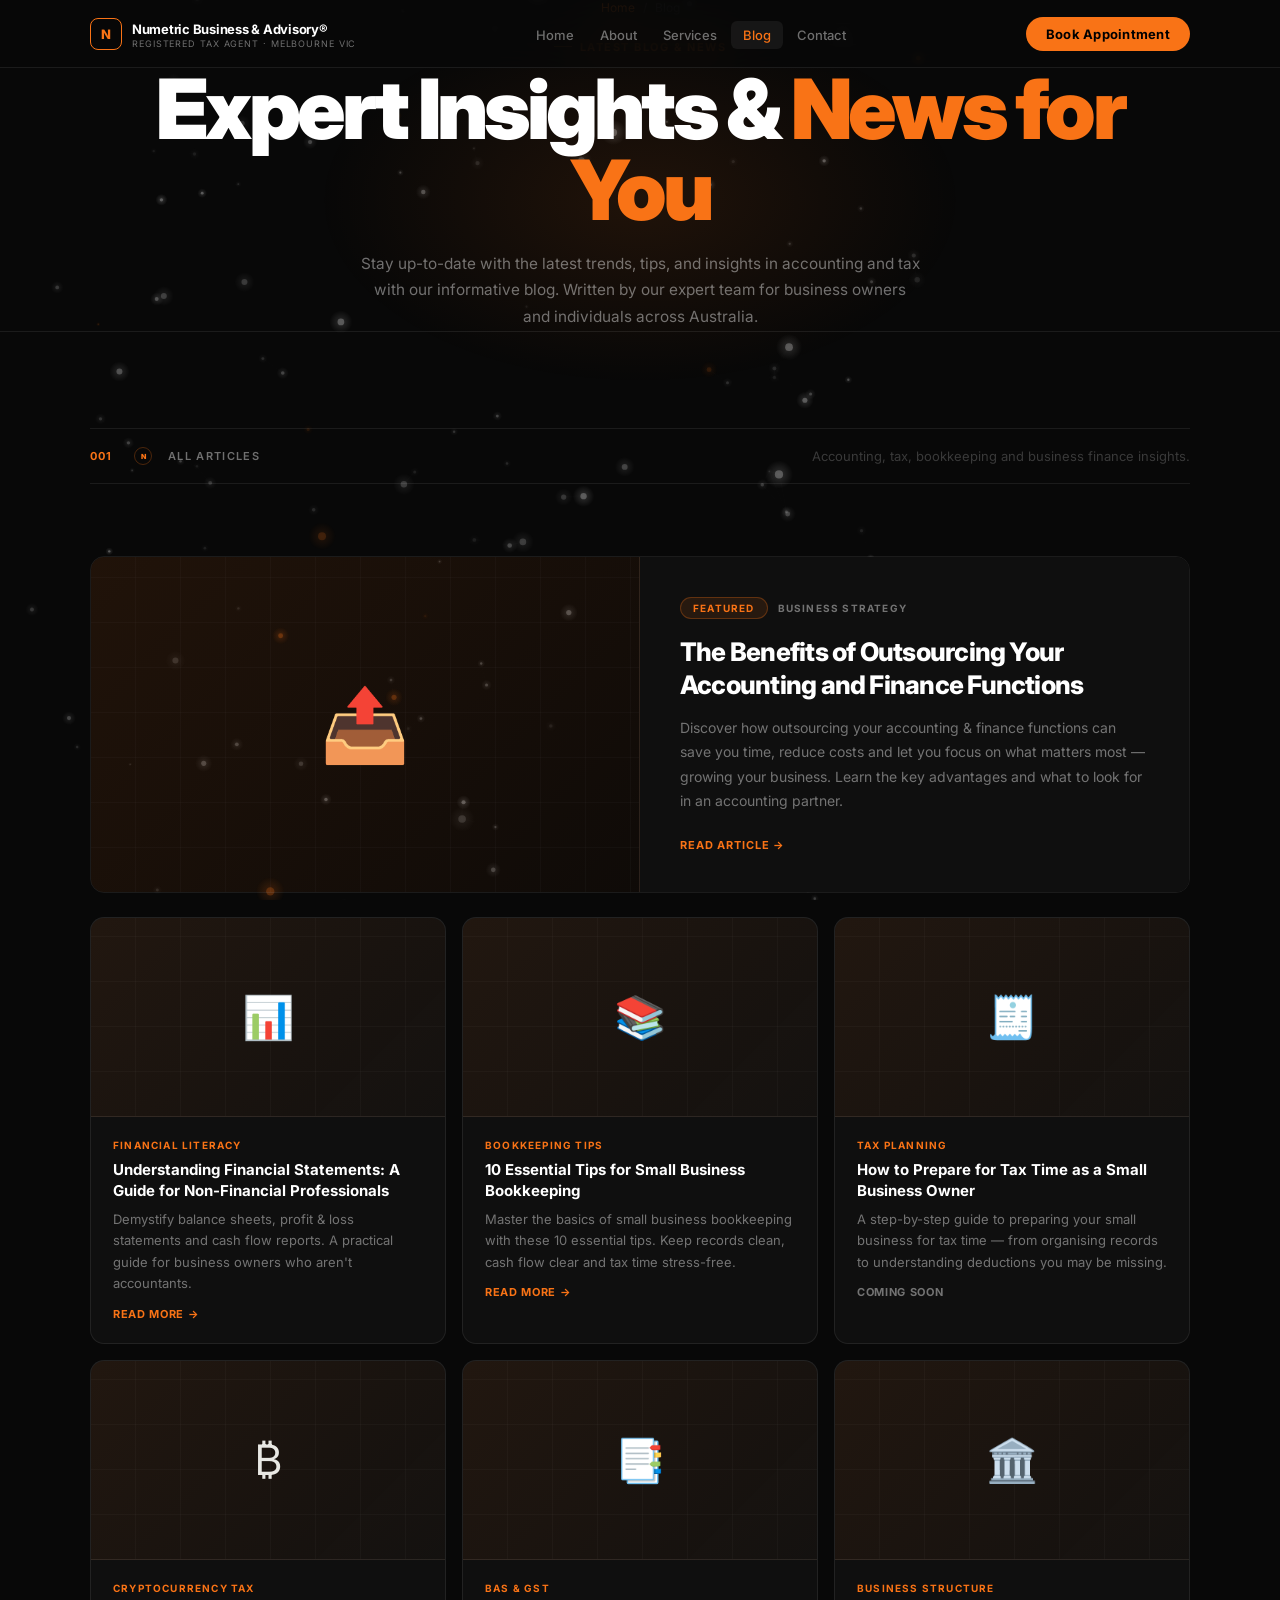
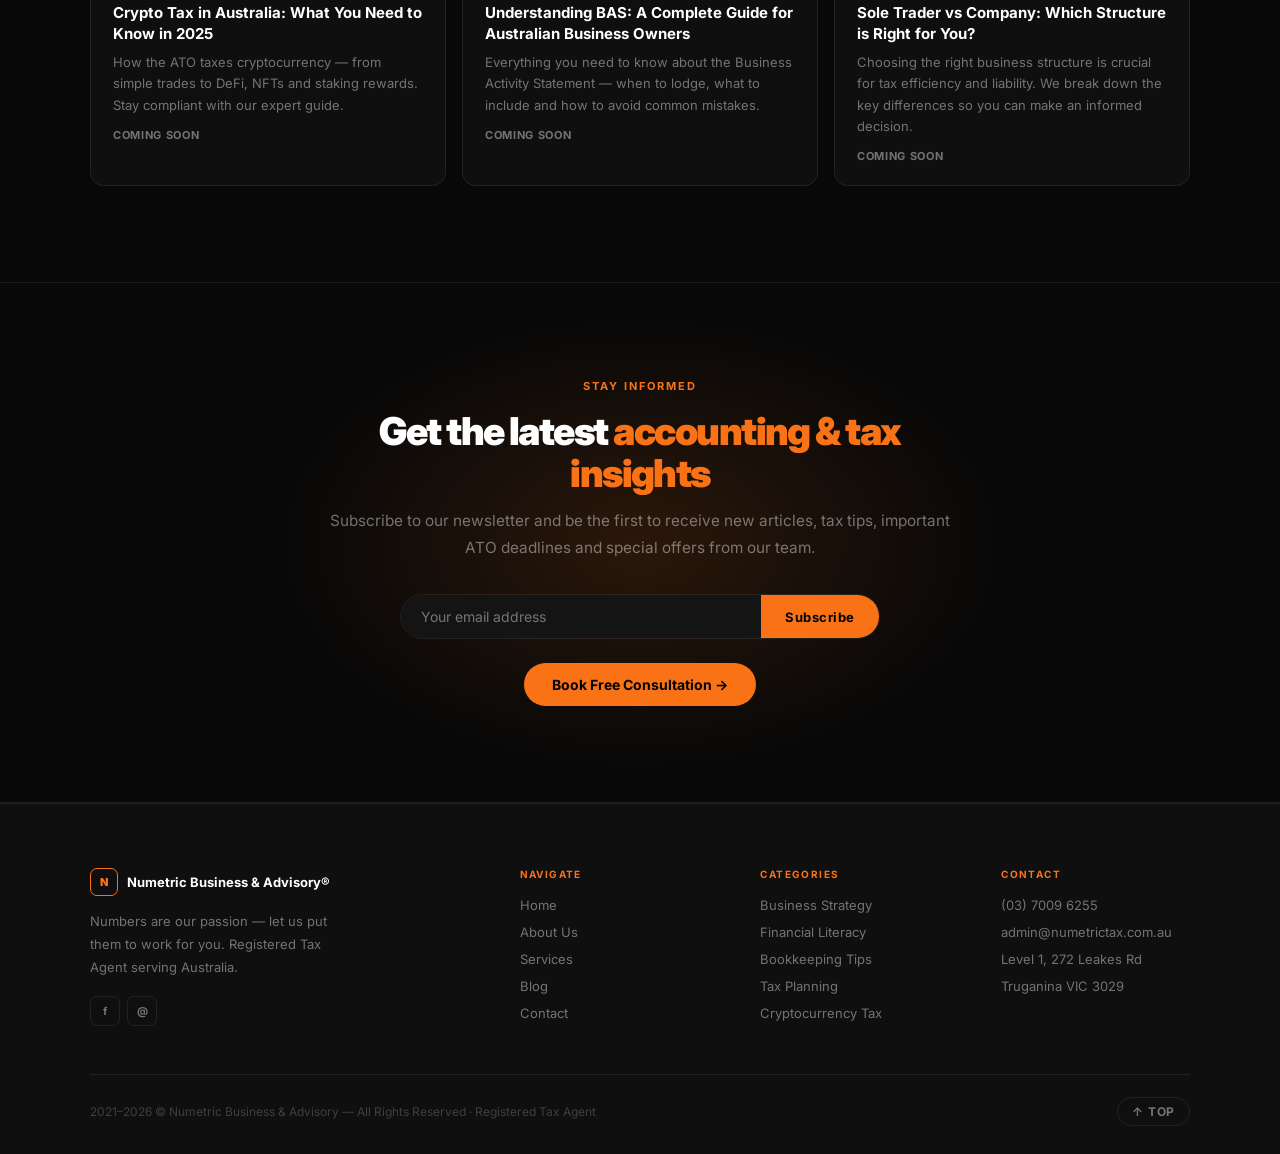
<file: blog.html>
<!DOCTYPE html>
<html lang="en">
<head>
<meta charset="UTF-8"><meta name="viewport" content="width=device-width, initial-scale=1.0">
<title>Blog — Numetric Business & Advisory</title>
<meta name="description" content="Latest accounting and tax insights, tips and news from Numetric Business & Advisory — Melbourne's trusted Registered Tax Agent.">
<link rel="preconnect" href="https://fonts.googleapis.com">
<link href="https://fonts.googleapis.com/css2?family=Inter:ital,wght@0,300;0,400;0,500;0,600;0,700;0,800;0,900;1,400&display=swap" rel="stylesheet">
<link rel="stylesheet" href="shared.css">
</head>
<body>
<canvas id="dna"></canvas>

<nav>
  <div class="nav-w">
    <a href="index.html" class="n-logo"><div class="n-mark">N</div><div><span class="n-name">Numetric Business & Advisory®</span><span class="n-sub">Registered Tax Agent · Melbourne VIC</span></div></a>
    <ul class="n-links">
      <li><a href="index.html">Home</a></li><li><a href="about.html">About</a></li>
      <li><a href="services.html">Services</a></li>
      <li><a href="blog.html" class="active">Blog</a></li>
      <li><a href="contact.html">Contact</a></li>
    </ul>
    <a href="contact.html" class="btn-n">Book Appointment</a>
    <button class="hbg" id="hbg"><span></span><span></span><span></span></button>
  </div>
</nav>
<div class="mob" id="mob"><button class="mob-x" id="mob-x">✕</button><a href="index.html" onclick="closeMob()">Home</a><a href="about.html" onclick="closeMob()">About</a><a href="services.html" onclick="closeMob()">Services</a><a href="blog.html" onclick="closeMob()">Blog</a><a href="contact.html" onclick="closeMob()">Contact</a></div>

<!-- PAGE HERO -->
<div class="page-hero">
  <div class="wrap">
    <div class="breadcrumb sr"><a href="index.html">Home</a><span>/</span><span>Blog</span></div>
    <span class="ey sr d1">Latest Blog &amp; News</span>
    <h1 class="h1 sr d2" style="margin-bottom:20px">Expert Insights &amp; <span class="o">News for You</span></h1>
    <p class="lead sr d3" style="max-width:560px;margin:0 auto">Stay up-to-date with the latest trends, tips, and insights in accounting and tax with our informative blog. Written by our expert team for business owners and individuals across Australia.</p>
  </div>
</div>

<!-- BLOG GRID -->
<section>
  <div class="wrap">
    <div class="sdiv sr"><span class="sdiv-num">001</span><div class="sdiv-dot"></div><span class="sdiv-t">All Articles</span><span class="sdiv-s">Accounting, tax, bookkeeping and business finance insights.</span></div>

    <!-- Featured post -->
    <a href="https://numetrictax.com.au/the-benefits-of-outsourcing-your-accounting-and-finance-functions/" target="_blank" class="sr" style="display:grid;grid-template-columns:1fr 1fr;gap:0;border:1px solid var(--border);border-radius:14px;overflow:hidden;text-decoration:none;margin-bottom:24px;transition:border-color .25s,transform .25s" onmouseover="this.style.borderColor='var(--border-o)';this.style.transform='translateY(-3px)'" onmouseout="this.style.borderColor='var(--border)';this.style.transform='none'">
      <div style="background:linear-gradient(135deg,rgba(249,115,22,.1),rgba(249,115,22,.03));border-right:1px solid var(--border);display:flex;align-items:center;justify-content:center;font-size:72px;min-height:280px;position:relative;overflow:hidden">
        <span style="position:absolute;inset:0;background:repeating-linear-gradient(0deg,transparent,transparent 44px,var(--border) 44px,var(--border) 45px),repeating-linear-gradient(90deg,transparent,transparent 44px,var(--border) 44px,var(--border) 45px);opacity:.3"></span>
        <span style="position:relative;z-index:1">📤</span>
      </div>
      <div style="padding:40px;background:var(--bg2);display:flex;flex-direction:column;justify-content:center">
        <div style="display:flex;align-items:center;gap:10px;margin-bottom:16px">
          <span style="font-size:10px;font-weight:700;letter-spacing:.12em;text-transform:uppercase;color:var(--orange);background:rgba(249,115,22,.1);border:1px solid var(--border-o);padding:4px 12px;border-radius:999px">Featured</span>
          <span style="font-size:10px;font-weight:700;letter-spacing:.12em;text-transform:uppercase;color:var(--muted)">Business Strategy</span>
        </div>
        <h2 style="font-size:clamp(18px,2vw,28px);font-weight:800;color:var(--white);line-height:1.3;letter-spacing:-.03em;margin-bottom:14px">The Benefits of Outsourcing Your Accounting and Finance Functions</h2>
        <p style="font-size:14px;line-height:1.75;color:var(--muted);margin-bottom:24px">Discover how outsourcing your accounting &amp; finance functions can save you time, reduce costs and let you focus on what matters most — growing your business. Learn the key advantages and what to look for in an accounting partner.</p>
        <div style="font-size:11px;font-weight:700;color:var(--orange);display:flex;align-items:center;gap:5px;letter-spacing:.08em;text-transform:uppercase">Read Article →</div>
      </div>
    </a>

    <!-- Blog grid -->
    <div style="display:grid;grid-template-columns:repeat(3,1fr);gap:16px">
      <a href="https://numetrictax.com.au/understanding-financial-statements-a-guide-for-non-financial-professionals/" target="_blank" class="bc sr d1">
        <div class="bc-img"><span style="position:relative;z-index:1">📊</span></div>
        <div class="bc-body">
          <span class="bc-cat">Financial Literacy</span>
          <div class="bc-title">Understanding Financial Statements: A Guide for Non-Financial Professionals</div>
          <p class="bc-excerpt">Demystify balance sheets, profit &amp; loss statements and cash flow reports. A practical guide for business owners who aren't accountants.</p>
          <div class="bc-link">Read more →</div>
        </div>
      </a>
      <a href="https://numetrictax.com.au/10-essential-tips-for-small-business-bookkeeping/" target="_blank" class="bc sr d2">
        <div class="bc-img"><span style="position:relative;z-index:1">📚</span></div>
        <div class="bc-body">
          <span class="bc-cat">Bookkeeping Tips</span>
          <div class="bc-title">10 Essential Tips for Small Business Bookkeeping</div>
          <p class="bc-excerpt">Master the basics of small business bookkeeping with these 10 essential tips. Keep records clean, cash flow clear and tax time stress-free.</p>
          <div class="bc-link">Read more →</div>
        </div>
      </a>
      <!-- placeholder cards showing the blog categories -->
      <div class="bc sr d3" style="text-decoration:none;cursor:default">
        <div class="bc-img"><span style="position:relative;z-index:1">🧾</span></div>
        <div class="bc-body">
          <span class="bc-cat">Tax Planning</span>
          <div class="bc-title">How to Prepare for Tax Time as a Small Business Owner</div>
          <p class="bc-excerpt">A step-by-step guide to preparing your small business for tax time — from organising records to understanding deductions you may be missing.</p>
          <div class="bc-link" style="color:var(--muted)">Coming Soon</div>
        </div>
      </div>
      <div class="bc sr d1" style="text-decoration:none;cursor:default">
        <div class="bc-img"><span style="position:relative;z-index:1">₿</span></div>
        <div class="bc-body">
          <span class="bc-cat">Cryptocurrency Tax</span>
          <div class="bc-title">Crypto Tax in Australia: What You Need to Know in 2025</div>
          <p class="bc-excerpt">How the ATO taxes cryptocurrency — from simple trades to DeFi, NFTs and staking rewards. Stay compliant with our expert guide.</p>
          <div class="bc-link" style="color:var(--muted)">Coming Soon</div>
        </div>
      </div>
      <div class="bc sr d2" style="text-decoration:none;cursor:default">
        <div class="bc-img"><span style="position:relative;z-index:1">📑</span></div>
        <div class="bc-body">
          <span class="bc-cat">BAS &amp; GST</span>
          <div class="bc-title">Understanding BAS: A Complete Guide for Australian Business Owners</div>
          <p class="bc-excerpt">Everything you need to know about the Business Activity Statement — when to lodge, what to include and how to avoid common mistakes.</p>
          <div class="bc-link" style="color:var(--muted)">Coming Soon</div>
        </div>
      </div>
      <div class="bc sr d3" style="text-decoration:none;cursor:default">
        <div class="bc-img"><span style="position:relative;z-index:1">🏛️</span></div>
        <div class="bc-body">
          <span class="bc-cat">Business Structure</span>
          <div class="bc-title">Sole Trader vs Company: Which Structure is Right for You?</div>
          <p class="bc-excerpt">Choosing the right business structure is crucial for tax efficiency and liability. We break down the key differences so you can make an informed decision.</p>
          <div class="bc-link" style="color:var(--muted)">Coming Soon</div>
        </div>
      </div>
    </div>
  </div>
</section>

<!-- NEWSLETTER / CTA -->
<div class="cta-band">
  <div class="cta-in">
    <span class="cta-lbl sr">Stay Informed</span>
    <h2 class="h2 sr d1" style="margin-bottom:14px">Get the latest <span class="o">accounting &amp; tax insights</span></h2>
    <p class="lead sr d2" style="margin-bottom:32px">Subscribe to our newsletter and be the first to receive new articles, tax tips, important ATO deadlines and special offers from our team.</p>
    <div class="sr d3" style="display:flex;gap:0;border:1px solid var(--border);border-radius:999px;overflow:hidden;max-width:480px;margin:0 auto 24px">
      <input type="email" placeholder="Your email address" style="flex:1;background:var(--bg3);border:none;padding:13px 20px;font-family:'Inter',sans-serif;font-size:14px;color:var(--white);outline:none;min-width:0">
      <button onclick="this.textContent='Subscribed ✓';this.style.background='#16a34a';setTimeout(()=>{this.textContent='Subscribe';this.style.background=''},3000)" style="background:var(--orange);color:#000;border:none;padding:13px 24px;font-family:'Inter',sans-serif;font-size:13px;font-weight:700;cursor:pointer;transition:background .2s;white-space:nowrap;letter-spacing:.04em">Subscribe</button>
    </div>
    <div class="cta-btns sr d4"><a href="contact.html" class="btn-o">Book Free Consultation →</a></div>
  </div>
</div>

<footer>
  <div class="ft-inner">
    <div class="ft-top">
      <div><div class="ft-brand-row"><div class="ft-mark">N</div><div class="ft-name">Numetric Business &amp; Advisory®</div></div><p class="ft-tag">Numbers are our passion — let us put them to work for you. Registered Tax Agent serving Australia.</p><div class="ft-socs"><a href="https://facebook.com" target="_blank" class="ft-soc">f</a><a href="mailto:admin@numetrictax.com.au" class="ft-soc">@</a></div></div>
      <div class="ft-col"><h5>Navigate</h5><ul><li><a href="index.html">Home</a></li><li><a href="about.html">About Us</a></li><li><a href="services.html">Services</a></li><li><a href="blog.html">Blog</a></li><li><a href="contact.html">Contact</a></li></ul></div>
      <div class="ft-col"><h5>Categories</h5><ul><li><a href="blog.html">Business Strategy</a></li><li><a href="blog.html">Financial Literacy</a></li><li><a href="blog.html">Bookkeeping Tips</a></li><li><a href="blog.html">Tax Planning</a></li><li><a href="blog.html">Cryptocurrency Tax</a></li></ul></div>
      <div class="ft-col"><h5>Contact</h5><ul><li><a href="tel:0370096255">(03) 7009 6255</a></li><li><a href="mailto:admin@numetrictax.com.au">admin@numetrictax.com.au</a></li><li><a href="#">Level 1, 272 Leakes Rd</a></li><li><a href="#">Truganina VIC 3029</a></li></ul></div>
    </div>
    <div class="ft-bot"><span class="ft-copy">2021–2026 © Numetric Business &amp; Advisory — All Rights Reserved · Registered Tax Agent</span><a href="#" class="ft-top-btn">↑ TOP</a></div>
  </div>
</footer>
<script src="shared.js"></script>
</body>
</html>
</file>
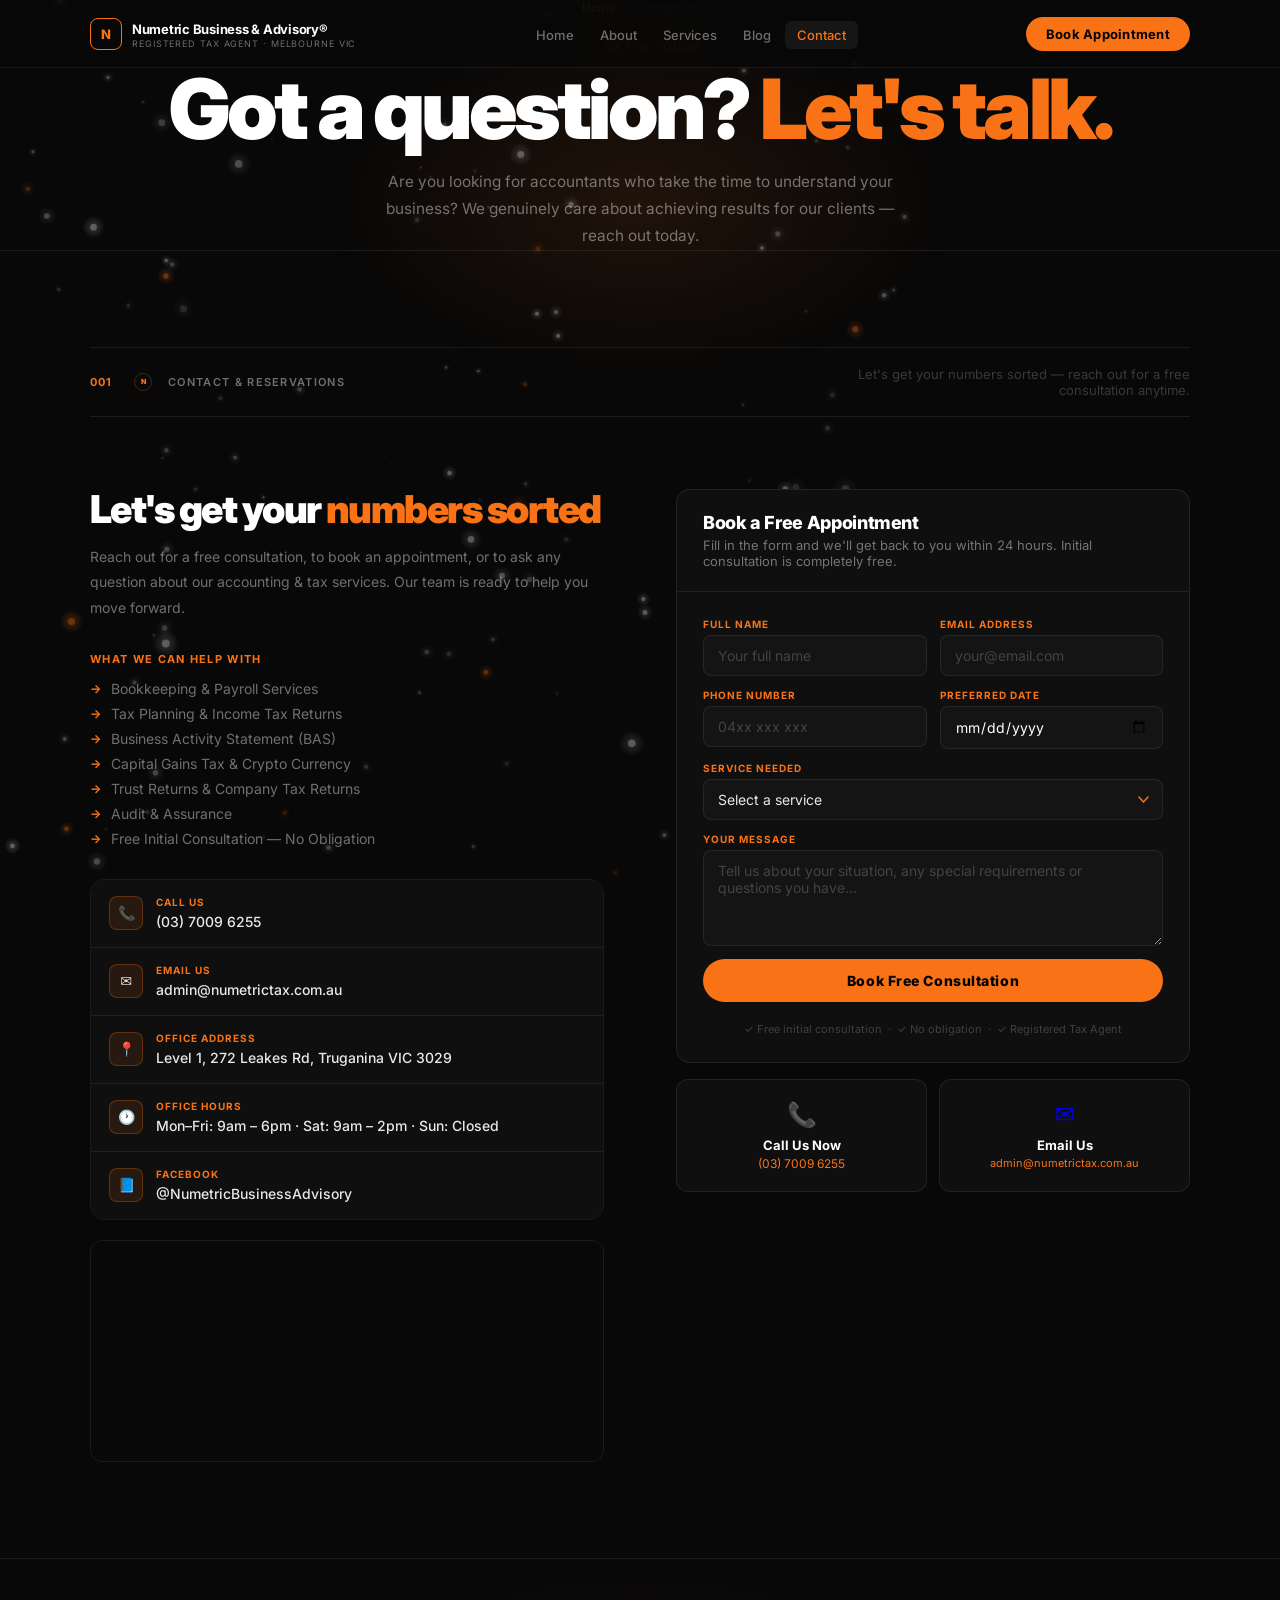
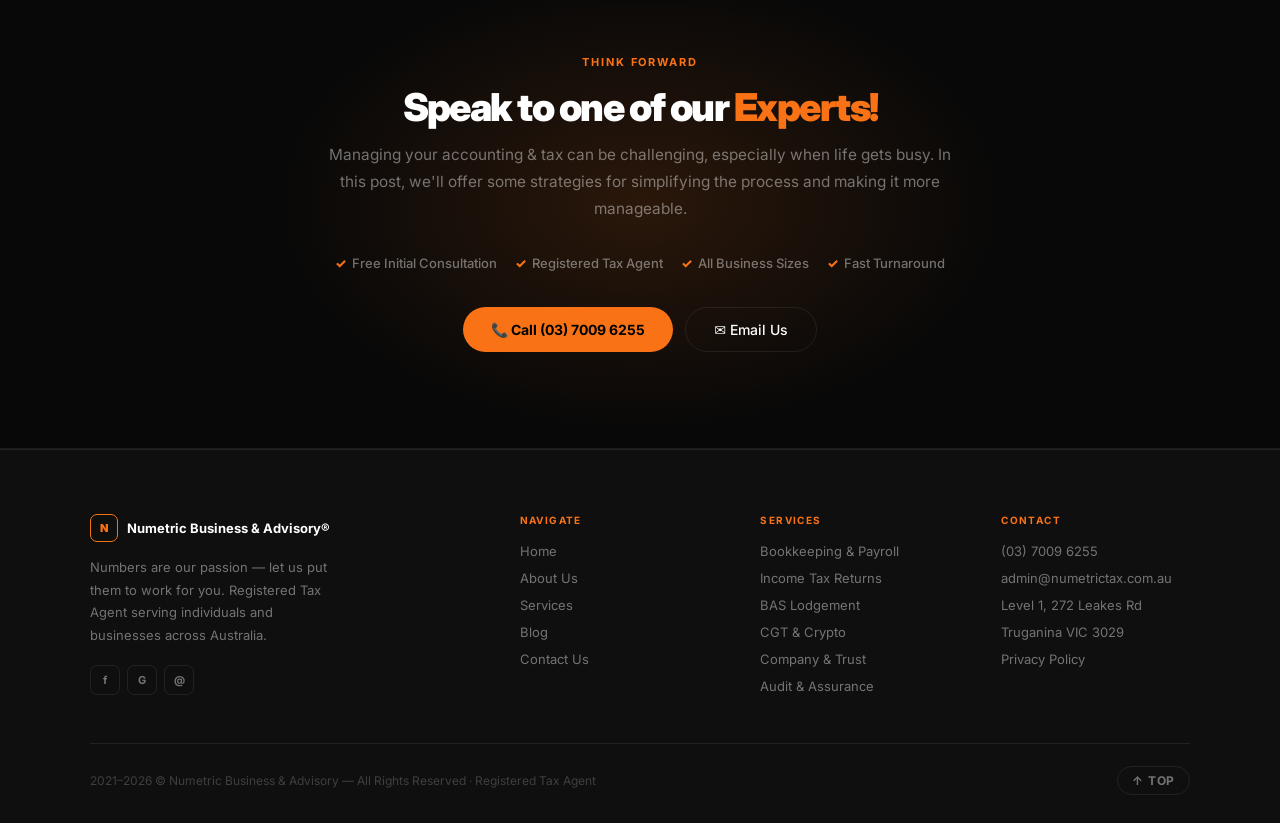
<file: contact.html>
<!DOCTYPE html>
<html lang="en">
<head>
<meta charset="UTF-8"><meta name="viewport" content="width=device-width, initial-scale=1.0">
<title>Contact Us — Numetric Business & Advisory</title>
<meta name="description" content="Contact Numetric Business & Advisory. Book a free appointment. Call (03) 7009 6255 or visit Level 1, 272 Leakes Rd, Truganina VIC 3029.">
<link rel="preconnect" href="https://fonts.googleapis.com">
<link href="https://fonts.googleapis.com/css2?family=Inter:ital,wght@0,300;0,400;0,500;0,600;0,700;0,800;0,900;1,400&display=swap" rel="stylesheet">
<link rel="stylesheet" href="shared.css">
</head>
<body>
<canvas id="dna"></canvas>

<nav>
  <div class="nav-w">
    <a href="index.html" class="n-logo"><div class="n-mark">N</div><div><span class="n-name">Numetric Business & Advisory®</span><span class="n-sub">Registered Tax Agent · Melbourne VIC</span></div></a>
    <ul class="n-links">
      <li><a href="index.html">Home</a></li><li><a href="about.html">About</a></li>
      <li><a href="services.html">Services</a></li><li><a href="blog.html">Blog</a></li>
      <li><a href="contact.html" class="active">Contact</a></li>
    </ul>
    <a href="contact.html" class="btn-n">Book Appointment</a>
    <button class="hbg" id="hbg"><span></span><span></span><span></span></button>
  </div>
</nav>
<div class="mob" id="mob"><button class="mob-x" id="mob-x">✕</button><a href="index.html" onclick="closeMob()">Home</a><a href="about.html" onclick="closeMob()">About</a><a href="services.html" onclick="closeMob()">Services</a><a href="blog.html" onclick="closeMob()">Blog</a><a href="contact.html" onclick="closeMob()">Contact</a></div>

<!-- PAGE HERO -->
<div class="page-hero">
  <div class="wrap">
    <div class="breadcrumb sr"><a href="index.html">Home</a><span>/</span><span>Contact Us</span></div>
    <span class="ey sr d1">Get In Touch</span>
    <h1 class="h1 sr d2" style="margin-bottom:20px">Got a question? <span class="o">Let's talk.</span></h1>
    <p class="lead sr d3" style="max-width:540px;margin:0 auto">Are you looking for accountants who take the time to understand your business? We genuinely care about achieving results for our clients — reach out today.</p>
  </div>
</div>

<!-- CONTACT MAIN -->
<section>
  <div class="wrap">
    <div class="sdiv sr"><span class="sdiv-num">001</span><div class="sdiv-dot"></div><span class="sdiv-t">Contact &amp; Reservations</span><span class="sdiv-s">Let's get your numbers sorted — reach out for a free consultation anytime.</span></div>
    <div style="display:grid;grid-template-columns:1fr 1fr;gap:72px;align-items:start">
      <!-- Info left -->
      <div class="sr-l">
        <h2 class="h2" style="margin-bottom:14px">Let's get your <span class="o">numbers sorted</span></h2>
        <p class="body-t" style="margin-bottom:32px">Reach out for a free consultation, to book an appointment, or to ask any question about our accounting &amp; tax services. Our team is ready to help you move forward.</p>

        <div style="font-size:11px;font-weight:700;letter-spacing:.12em;text-transform:uppercase;color:var(--orange);margin-bottom:14px">What we can help with</div>
        <div style="display:flex;flex-direction:column;gap:8px;margin-bottom:32px">
          <div style="display:flex;align-items:center;gap:10px;font-size:14px;color:var(--muted)"><span style="color:var(--orange);font-weight:700;font-size:12px">→</span>Bookkeeping &amp; Payroll Services</div>
          <div style="display:flex;align-items:center;gap:10px;font-size:14px;color:var(--muted)"><span style="color:var(--orange);font-weight:700;font-size:12px">→</span>Tax Planning &amp; Income Tax Returns</div>
          <div style="display:flex;align-items:center;gap:10px;font-size:14px;color:var(--muted)"><span style="color:var(--orange);font-weight:700;font-size:12px">→</span>Business Activity Statement (BAS)</div>
          <div style="display:flex;align-items:center;gap:10px;font-size:14px;color:var(--muted)"><span style="color:var(--orange);font-weight:700;font-size:12px">→</span>Capital Gains Tax &amp; Crypto Currency</div>
          <div style="display:flex;align-items:center;gap:10px;font-size:14px;color:var(--muted)"><span style="color:var(--orange);font-weight:700;font-size:12px">→</span>Trust Returns &amp; Company Tax Returns</div>
          <div style="display:flex;align-items:center;gap:10px;font-size:14px;color:var(--muted)"><span style="color:var(--orange);font-weight:700;font-size:12px">→</span>Audit &amp; Assurance</div>
          <div style="display:flex;align-items:center;gap:10px;font-size:14px;color:var(--muted)"><span style="color:var(--orange);font-weight:700;font-size:12px">→</span>Free Initial Consultation — No Obligation</div>
        </div>

        <div class="ci-list">
          <div class="ci-item"><div class="ci-icon">📞</div><div><div class="ci-lbl">Call Us</div><a href="tel:0370096255" class="ci-val">(03) 7009 6255</a></div></div>
          <div class="ci-item"><div class="ci-icon">✉️</div><div><div class="ci-lbl">Email Us</div><a href="mailto:admin@numetrictax.com.au" class="ci-val">admin@numetrictax.com.au</a></div></div>
          <div class="ci-item"><div class="ci-icon">📍</div><div><div class="ci-lbl">Office Address</div><span class="ci-val">Level 1, 272 Leakes Rd, Truganina VIC 3029</span></div></div>
          <div class="ci-item"><div class="ci-icon">🕐</div><div><div class="ci-lbl">Office Hours</div><span class="ci-val">Mon–Fri: 9am – 6pm · Sat: 9am – 2pm · Sun: Closed</span></div></div>
          <div class="ci-item"><div class="ci-icon">📘</div><div><div class="ci-lbl">Facebook</div><a href="https://facebook.com" target="_blank" class="ci-val">@NumetricBusinessAdvisory</a></div></div>
        </div>

        <!-- Map -->
        <div style="margin-top:20px;border-radius:12px;overflow:hidden;border:1px solid var(--border)">
          <iframe src="https://www.google.com/maps/embed?pb=!1m18!1m12!1m3!1d3151.8354345!2d144.7442!3d-37.8384!2m3!1f0!2f0!3f0!3m2!1i1024!2i768!4f13.1!3m3!1m2!1s0x6ad689824f11b167%3A0x7e6339d9d669341b!2s272+Leakes+Rd+Truganina!5e0!3m2!1sen!2sau!4v1" width="100%" height="220" style="border:0;display:block;filter:invert(1) hue-rotate(180deg)" loading="lazy" title="Numetric location map"></iframe>
        </div>
      </div>

      <!-- Form right -->
      <div class="sr-r">
        <div class="cform">
          <div class="cform-head">
            <h3>Book a Free Appointment</h3>
            <p>Fill in the form and we'll get back to you within 24 hours. Initial consultation is completely free.</p>
          </div>
          <div class="cform-body">
            <div style="display:grid;grid-template-columns:1fr 1fr;gap:13px">
              <div class="fg"><label>Full Name</label><input type="text" placeholder="Your full name"></div>
              <div class="fg"><label>Email Address</label><input type="email" placeholder="your@email.com"></div>
            </div>
            <div style="display:grid;grid-template-columns:1fr 1fr;gap:13px">
              <div class="fg"><label>Phone Number</label><input type="tel" placeholder="04xx xxx xxx"></div>
              <div class="fg"><label>Preferred Date</label><input type="date"></div>
            </div>
            <div class="fg">
              <label>Service Needed</label>
              <select>
                <option value="">Select a service</option>
                <option>Bookkeeping &amp; Payroll</option>
                <option>Income Tax Return</option>
                <option>Business Activity Statement (BAS)</option>
                <option>Capital Gains Tax</option>
                <option>Cryptocurrency Tax</option>
                <option>Company Tax Return</option>
                <option>Trust Return</option>
                <option>Audit &amp; Assurance</option>
                <option>Tax Planning &amp; Advice</option>
                <option>Other / Not Sure</option>
              </select>
            </div>
            <div class="fg"><label>Your Message</label><textarea placeholder="Tell us about your situation, any special requirements or questions you have..."></textarea></div>
            <button class="fsub" onclick="handleForm(event)">Book Free Consultation</button>
            <p class="fnote">✓ Free initial consultation &nbsp;·&nbsp; ✓ No obligation &nbsp;·&nbsp; ✓ Registered Tax Agent</p>
          </div>
        </div>

        <!-- Quick contact cards -->
        <div style="display:grid;grid-template-columns:1fr 1fr;gap:12px;margin-top:16px">
          <a href="tel:0370096255" style="background:var(--bg2);border:1px solid var(--border);border-radius:12px;padding:20px;text-decoration:none;text-align:center;transition:border-color .2s,transform .2s;display:block" onmouseover="this.style.borderColor='var(--border-o)';this.style.transform='translateY(-2px)'" onmouseout="this.style.borderColor='var(--border)';this.style.transform='none'">
            <div style="font-size:24px;margin-bottom:8px">📞</div>
            <div style="font-size:13px;font-weight:700;color:var(--white);margin-bottom:3px">Call Us Now</div>
            <div style="font-size:12px;color:var(--orange)">(03) 7009 6255</div>
          </a>
          <a href="mailto:admin@numetrictax.com.au" style="background:var(--bg2);border:1px solid var(--border);border-radius:12px;padding:20px;text-decoration:none;text-align:center;transition:border-color .2s,transform .2s;display:block" onmouseover="this.style.borderColor='var(--border-o)';this.style.transform='translateY(-2px)'" onmouseout="this.style.borderColor='var(--border)';this.style.transform='none'">
            <div style="font-size:24px;margin-bottom:8px">✉️</div>
            <div style="font-size:13px;font-weight:700;color:var(--white);margin-bottom:3px">Email Us</div>
            <div style="font-size:11px;color:var(--orange)">admin@numetrictax.com.au</div>
          </a>
        </div>
      </div>
    </div>
  </div>
</section>

<!-- THINK FORWARD CTA -->
<div class="cta-band">
  <div class="cta-in">
    <span class="cta-lbl sr">Think Forward</span>
    <h2 class="h2 sr d1" style="margin-bottom:14px">Speak to one of our <span class="o">Experts!</span></h2>
    <p class="lead sr d2" style="margin-bottom:32px">Managing your accounting &amp; tax can be challenging, especially when life gets busy. In this post, we'll offer some strategies for simplifying the process and making it more manageable.</p>
    <div class="cta-checks sr d3"><span class="cta-chk">Free Initial Consultation</span><span class="cta-chk">Registered Tax Agent</span><span class="cta-chk">All Business Sizes</span><span class="cta-chk">Fast Turnaround</span></div>
    <div class="cta-btns sr d4"><a href="tel:0370096255" class="btn-o">📞 Call (03) 7009 6255</a><a href="mailto:admin@numetrictax.com.au" class="btn-g">✉️ Email Us</a></div>
  </div>
</div>

<footer>
  <div class="ft-inner">
    <div class="ft-top">
      <div><div class="ft-brand-row"><div class="ft-mark">N</div><div class="ft-name">Numetric Business &amp; Advisory®</div></div><p class="ft-tag">Numbers are our passion — let us put them to work for you. Registered Tax Agent serving individuals and businesses across Australia.</p><div class="ft-socs"><a href="https://facebook.com" target="_blank" class="ft-soc">f</a><a href="https://google.com" target="_blank" class="ft-soc">G</a><a href="mailto:admin@numetrictax.com.au" class="ft-soc">@</a></div></div>
      <div class="ft-col"><h5>Navigate</h5><ul><li><a href="index.html">Home</a></li><li><a href="about.html">About Us</a></li><li><a href="services.html">Services</a></li><li><a href="blog.html">Blog</a></li><li><a href="contact.html">Contact Us</a></li></ul></div>
      <div class="ft-col"><h5>Services</h5><ul><li><a href="services.html">Bookkeeping &amp; Payroll</a></li><li><a href="services.html">Income Tax Returns</a></li><li><a href="services.html">BAS Lodgement</a></li><li><a href="services.html">CGT &amp; Crypto</a></li><li><a href="services.html">Company &amp; Trust</a></li><li><a href="services.html">Audit &amp; Assurance</a></li></ul></div>
      <div class="ft-col"><h5>Contact</h5><ul><li><a href="tel:0370096255">(03) 7009 6255</a></li><li><a href="mailto:admin@numetrictax.com.au">admin@numetrictax.com.au</a></li><li><a href="#">Level 1, 272 Leakes Rd</a></li><li><a href="#">Truganina VIC 3029</a></li><li><a href="https://numetrictax.com.au/privacy-policy/" target="_blank">Privacy Policy</a></li></ul></div>
    </div>
    <div class="ft-bot"><span class="ft-copy">2021–2026 © Numetric Business &amp; Advisory — All Rights Reserved · Registered Tax Agent</span><a href="#" class="ft-top-btn">↑ TOP</a></div>
  </div>
</footer>
<script src="shared.js"></script>
</body>
</html>
</file>
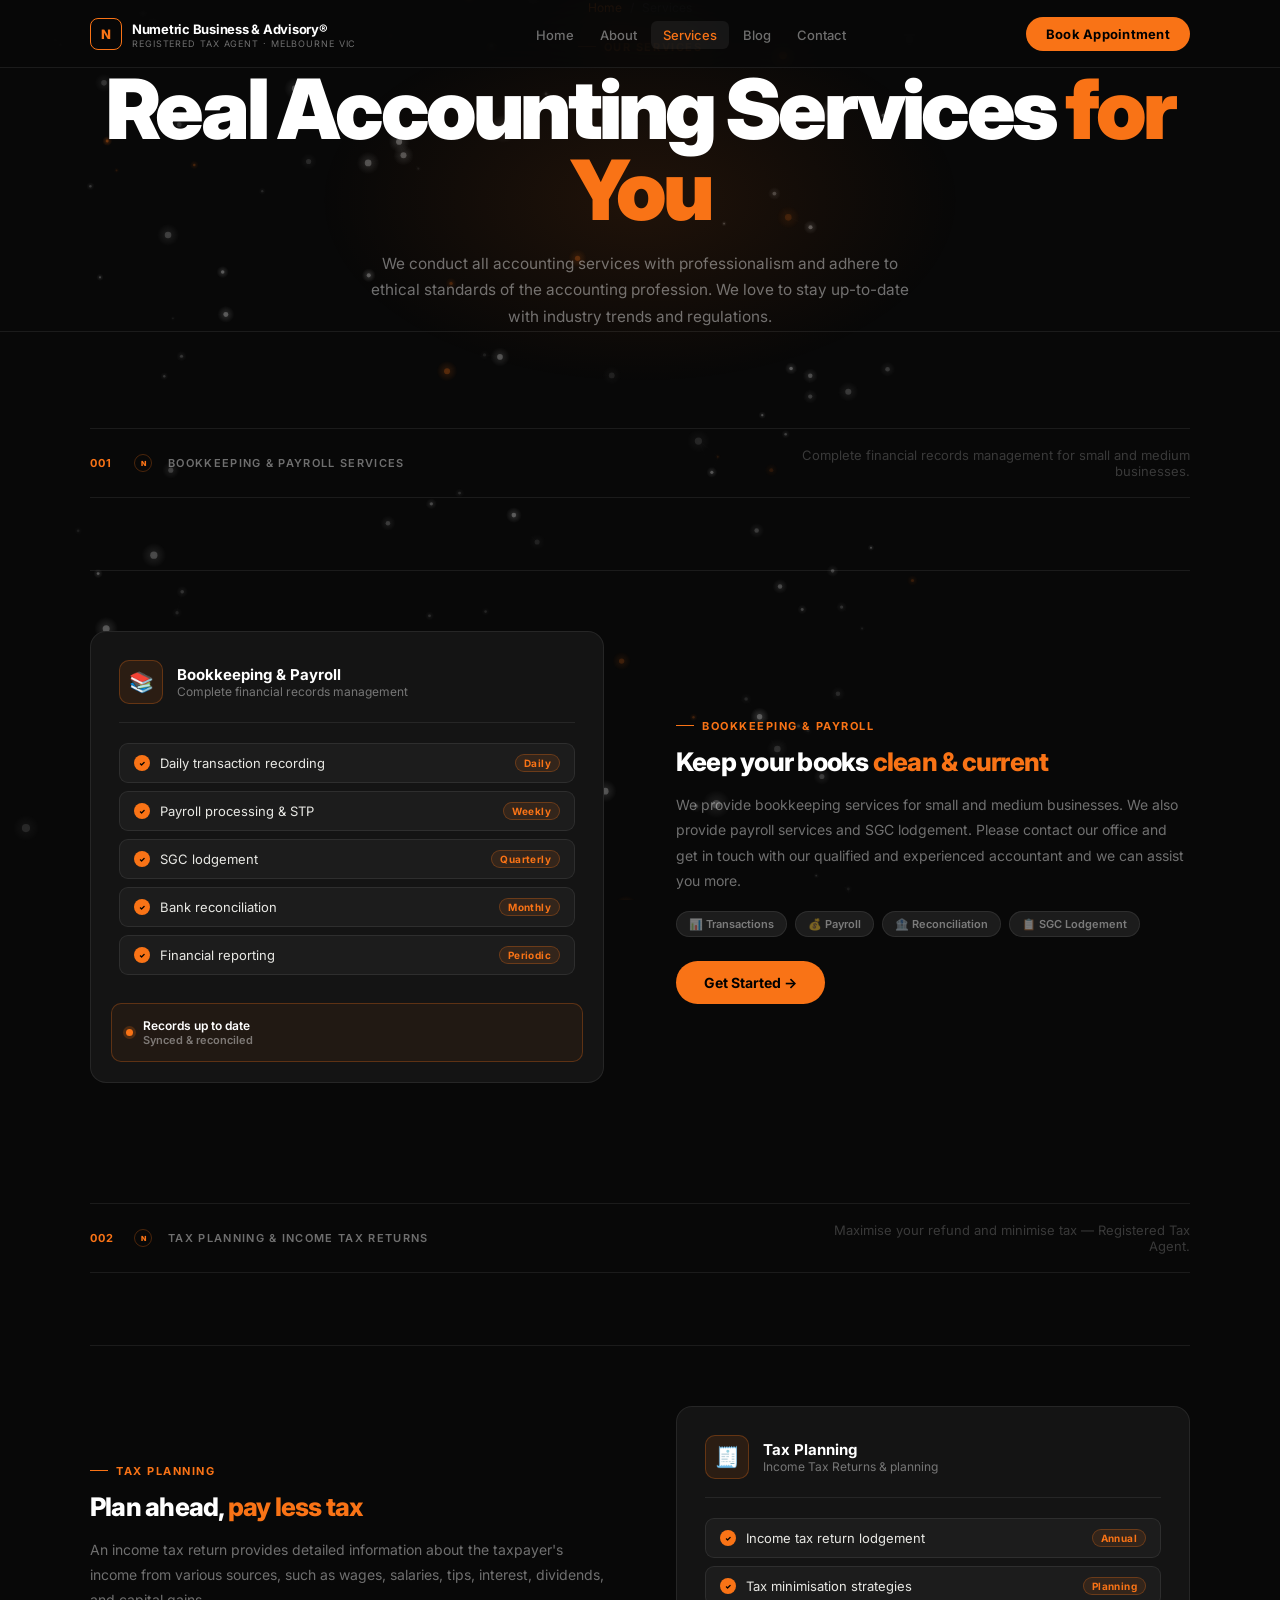
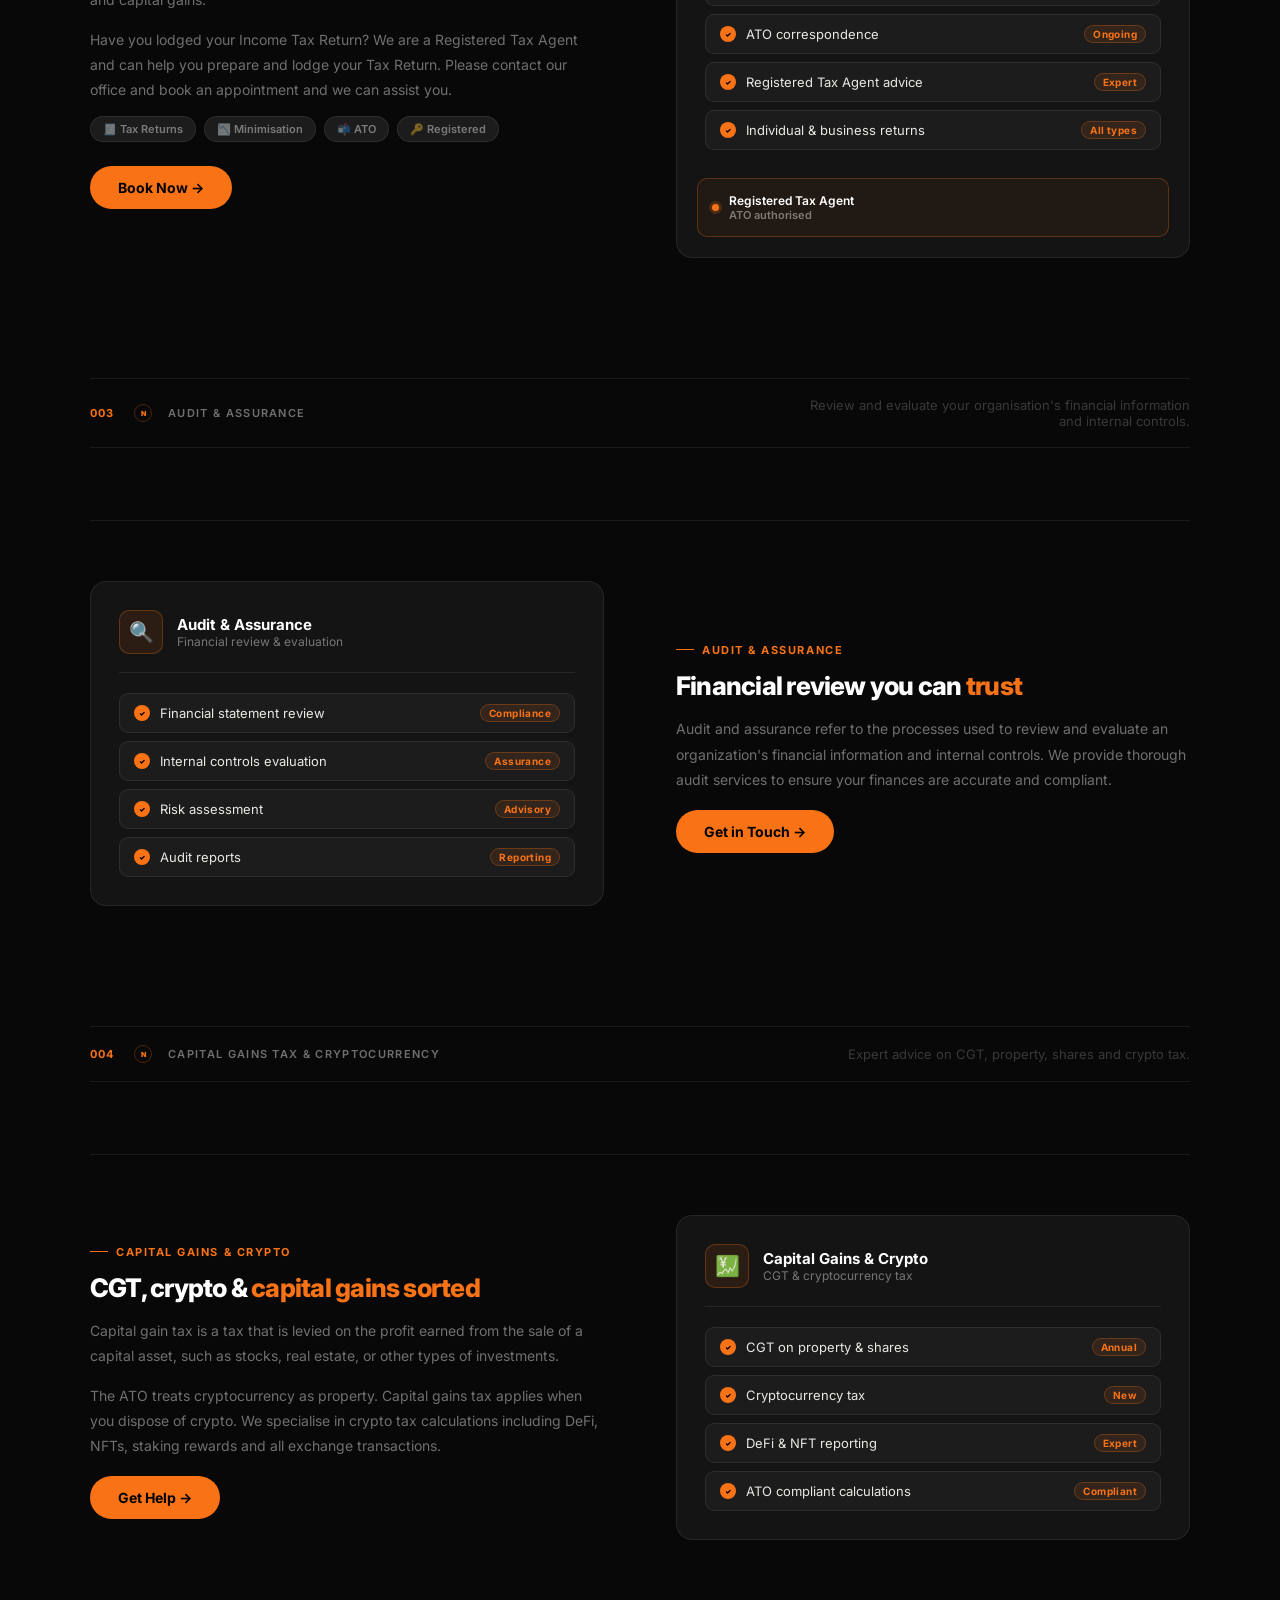
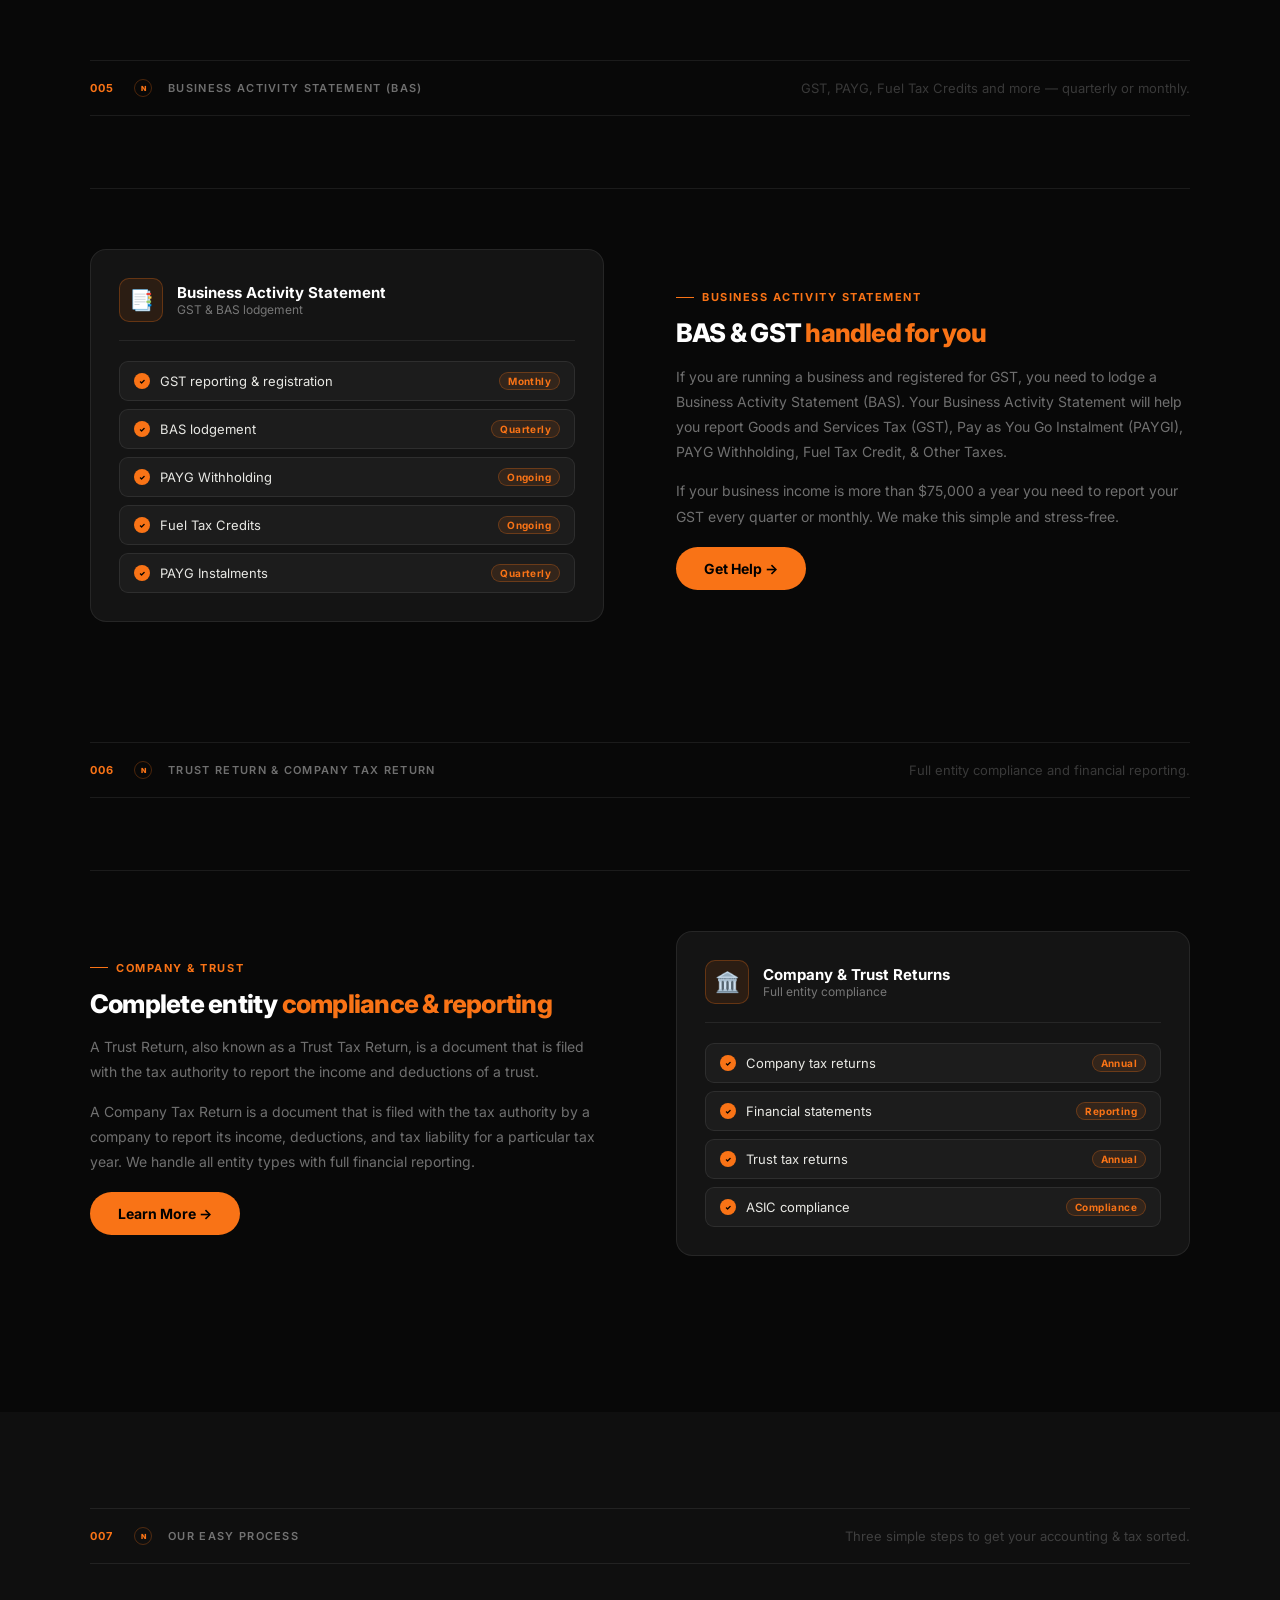
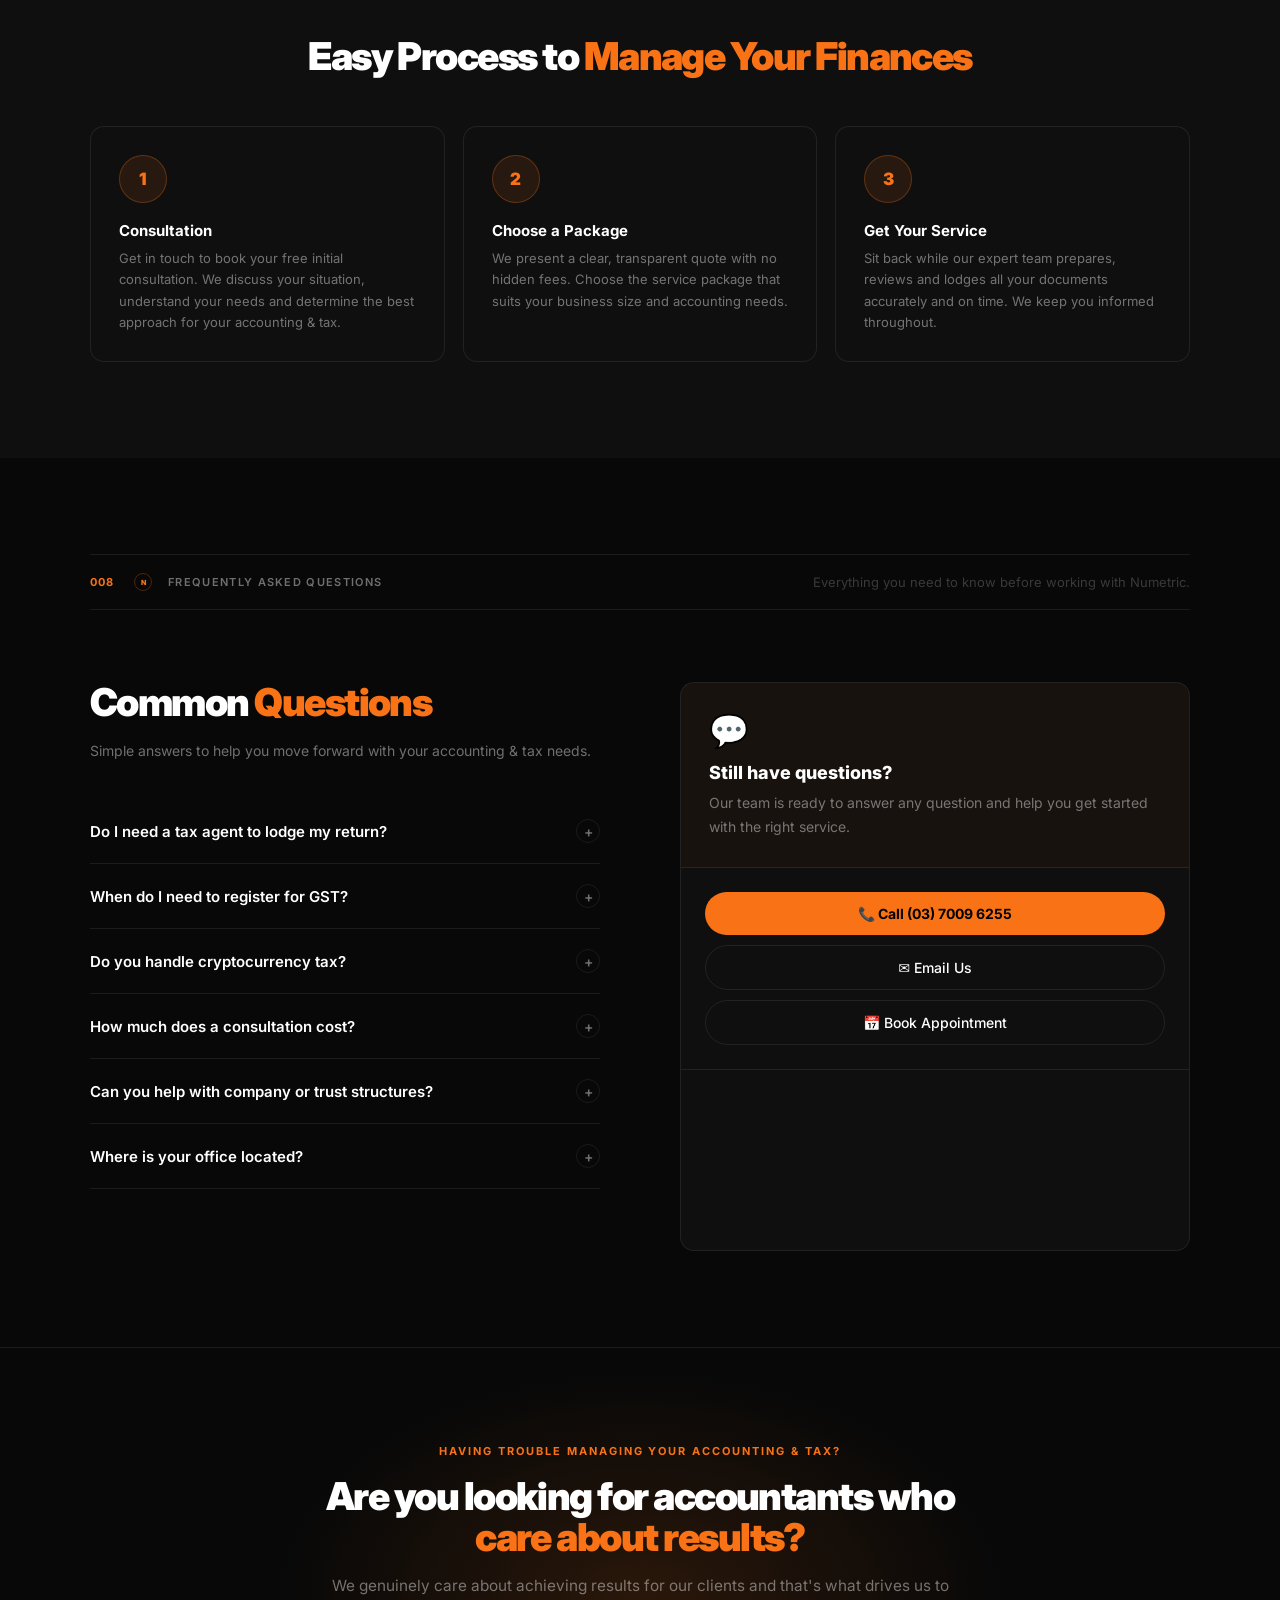
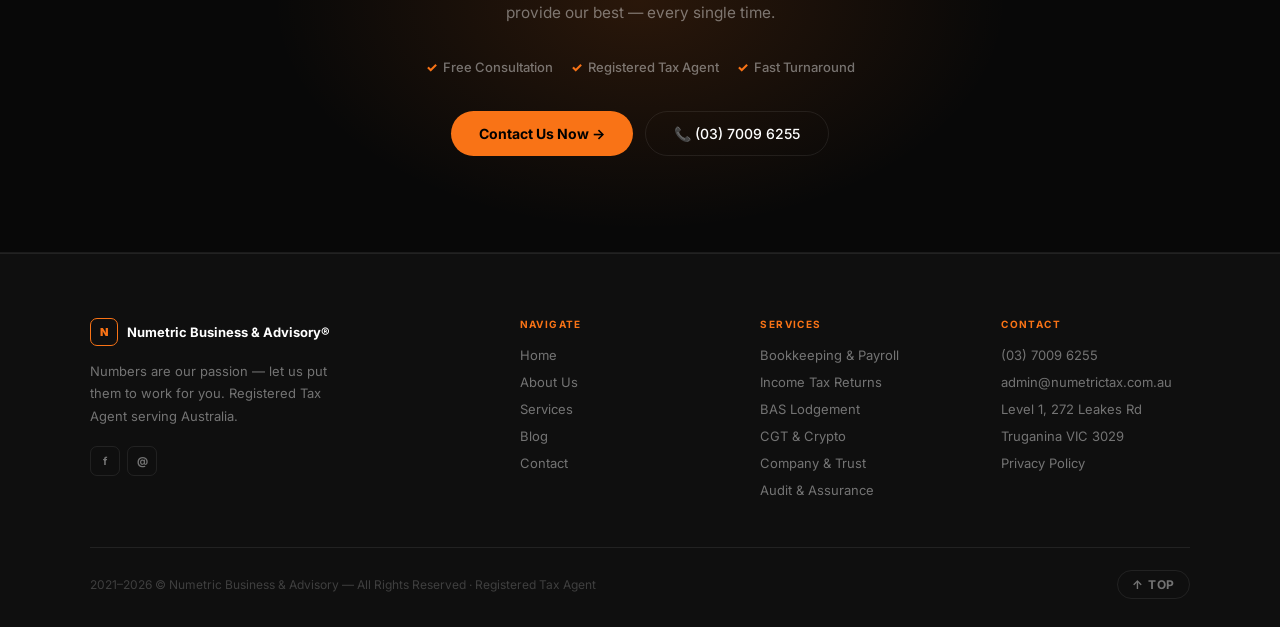
<file: services.html>
<!DOCTYPE html>
<html lang="en">
<head>
<meta charset="UTF-8"><meta name="viewport" content="width=device-width, initial-scale=1.0">
<title>Services — Numetric Business & Advisory</title>
<meta name="description" content="Numetric services — Bookkeeping, Tax Planning, BAS, Capital Gains, Crypto, Company Returns, Trust Returns and Audit & Assurance. Registered Tax Agent.">
<link rel="preconnect" href="https://fonts.googleapis.com">
<link href="https://fonts.googleapis.com/css2?family=Inter:ital,wght@0,300;0,400;0,500;0,600;0,700;0,800;0,900;1,400&display=swap" rel="stylesheet">
<link rel="stylesheet" href="shared.css">
<style>
.svc-detail-grid{display:grid;grid-template-columns:1fr 1fr;gap:72px;align-items:center;padding:60px 0;border-top:1px solid var(--border)}
.svc-detail-grid:first-child{border-top:none;padding-top:0}
.svc-detail-grid.flip{direction:rtl}
.svc-detail-grid.flip>*{direction:ltr}
.svc-visual-lg{background:var(--bg3);border:1px solid var(--border);border-radius:16px;overflow:hidden;transition:border-color .3s}
.svc-visual-lg:hover{border-color:var(--border-o)}
.dpanel{display:none;animation:fadeIn .3s ease}
.dpanel.active{display:block}
@keyframes fadeIn{from{opacity:0;transform:translateY(8px)}to{opacity:1;transform:none}}
.price-grid{display:grid;grid-template-columns:repeat(3,1fr);gap:16px;margin-top:48px}
.price-card{background:var(--bg3);border:1px solid var(--border);border-radius:14px;padding:28px;text-align:center;transition:border-color .25s,transform .25s}
.price-card:hover{border-color:var(--border-o);transform:translateY(-4px)}
.price-card.featured{border-color:var(--orange);background:rgba(249,115,22,.06)}
.price-tier{font-size:11px;font-weight:700;letter-spacing:.12em;text-transform:uppercase;color:var(--orange);margin-bottom:12px}
.price-val{font-size:40px;font-weight:900;color:var(--white);letter-spacing:-.04em;line-height:1;margin-bottom:4px}
.price-per{font-size:13px;color:var(--muted);margin-bottom:20px}
.price-items{list-style:none;text-align:left;display:flex;flex-direction:column;gap:8px;margin-bottom:24px}
.price-items li{font-size:13px;color:var(--muted);padding-left:18px;position:relative}
.price-items li::before{content:'✓';position:absolute;left:0;color:var(--orange);font-weight:800;font-size:11px}
@media(max-width:1024px){.svc-detail-grid{grid-template-columns:1fr;gap:36px;padding:48px 0}.svc-detail-grid.flip{direction:ltr}.price-grid{grid-template-columns:1fr}}
</style>
</head>
<body>
<canvas id="dna"></canvas>

<nav>
  <div class="nav-w">
    <a href="index.html" class="n-logo"><div class="n-mark">N</div><div><span class="n-name">Numetric Business & Advisory®</span><span class="n-sub">Registered Tax Agent · Melbourne VIC</span></div></a>
    <ul class="n-links">
      <li><a href="index.html">Home</a></li><li><a href="about.html">About</a></li>
      <li><a href="services.html" class="active">Services</a></li>
      <li><a href="blog.html">Blog</a></li><li><a href="contact.html">Contact</a></li>
    </ul>
    <a href="contact.html" class="btn-n">Book Appointment</a>
    <button class="hbg" id="hbg"><span></span><span></span><span></span></button>
  </div>
</nav>
<div class="mob" id="mob"><button class="mob-x" id="mob-x">✕</button><a href="index.html" onclick="closeMob()">Home</a><a href="about.html" onclick="closeMob()">About</a><a href="services.html" onclick="closeMob()">Services</a><a href="blog.html" onclick="closeMob()">Blog</a><a href="contact.html" onclick="closeMob()">Contact</a></div>

<!-- PAGE HERO -->
<div class="page-hero">
  <div class="wrap">
    <div class="breadcrumb sr"><a href="index.html">Home</a><span>/</span><span>Services</span></div>
    <span class="ey sr d1">Our Services</span>
    <h1 class="h1 sr d2" style="margin-bottom:20px">Real Accounting Services <span class="o">for You</span></h1>
    <p class="lead sr d3" style="max-width:560px;margin:0 auto">We conduct all accounting services with professionalism and adhere to ethical standards of the accounting profession. We love to stay up-to-date with industry trends and regulations.</p>
  </div>
</div>

<!-- SERVICE DETAIL ROWS -->
<section>
  <div class="wrap">
    <div class="sdiv sr"><span class="sdiv-num">001</span><div class="sdiv-dot"></div><span class="sdiv-t">Bookkeeping &amp; Payroll Services</span><span class="sdiv-s">Complete financial records management for small and medium businesses.</span></div>

    <div class="svc-detail-grid">
      <div class="svc-visual-lg sr-l">
        <div style="padding:28px">
          <div style="display:flex;align-items:center;gap:14px;margin-bottom:20px;padding-bottom:18px;border-bottom:1px solid var(--border)">
            <div class="svc-icon">📚</div>
            <div><div style="font-size:15px;font-weight:700;color:var(--white)">Bookkeeping &amp; Payroll</div><div style="font-size:12px;color:var(--muted)">Complete financial records management</div></div>
          </div>
          <div style="display:flex;flex-direction:column;gap:8px">
            <div class="si"><div class="si-chk">✓</div>Daily transaction recording<span class="si-tag">Daily</span></div>
            <div class="si"><div class="si-chk">✓</div>Payroll processing &amp; STP<span class="si-tag">Weekly</span></div>
            <div class="si"><div class="si-chk">✓</div>SGC lodgement<span class="si-tag">Quarterly</span></div>
            <div class="si"><div class="si-chk">✓</div>Bank reconciliation<span class="si-tag">Monthly</span></div>
            <div class="si"><div class="si-chk">✓</div>Financial reporting<span class="si-tag">Periodic</span></div>
          </div>
        </div>
        <div style="margin:0 20px 20px;background:rgba(249,115,22,.06);border:1px solid var(--border-o);border-radius:10px;padding:14px;display:flex;align-items:center;gap:10px">
          <div style="width:7px;height:7px;border-radius:50%;background:var(--orange);box-shadow:0 0 0 3px rgba(249,115,22,.2);flex-shrink:0"></div>
          <div style="font-size:12px;font-weight:600;color:var(--white)">Records up to date<span style="font-size:11px;color:var(--muted);display:block">Synced &amp; reconciled</span></div>
        </div>
      </div>
      <div class="sr-r">
        <span class="ey">Bookkeeping &amp; Payroll</span>
        <h2 class="h3" style="margin-bottom:16px">Keep your books <span class="o">clean &amp; current</span></h2>
        <p class="body-t" style="margin-bottom:18px">We provide bookkeeping services for small and medium businesses. We also provide payroll services and SGC lodgement. Please contact our office and get in touch with our qualified and experienced accountant and we can assist you more.</p>
        <div style="display:flex;flex-wrap:wrap;gap:8px;margin-bottom:24px">
          <span style="font-size:11px;font-weight:600;color:var(--muted);background:var(--bg4);border:1px solid var(--border);padding:5px 12px;border-radius:999px">📊 Transactions</span>
          <span style="font-size:11px;font-weight:600;color:var(--muted);background:var(--bg4);border:1px solid var(--border);padding:5px 12px;border-radius:999px">💰 Payroll</span>
          <span style="font-size:11px;font-weight:600;color:var(--muted);background:var(--bg4);border:1px solid var(--border);padding:5px 12px;border-radius:999px">🏦 Reconciliation</span>
          <span style="font-size:11px;font-weight:600;color:var(--muted);background:var(--bg4);border:1px solid var(--border);padding:5px 12px;border-radius:999px">📋 SGC Lodgement</span>
        </div>
        <a href="contact.html" class="btn-o">Get Started →</a>
      </div>
    </div>

    <div class="sdiv sr" style="margin-top:60px"><span class="sdiv-num">002</span><div class="sdiv-dot"></div><span class="sdiv-t">Tax Planning &amp; Income Tax Returns</span><span class="sdiv-s">Maximise your refund and minimise tax — Registered Tax Agent.</span></div>

    <div class="svc-detail-grid flip">
      <div class="svc-visual-lg sr-r">
        <div style="padding:28px">
          <div style="display:flex;align-items:center;gap:14px;margin-bottom:20px;padding-bottom:18px;border-bottom:1px solid var(--border)">
            <div class="svc-icon">🧾</div>
            <div><div style="font-size:15px;font-weight:700;color:var(--white)">Tax Planning</div><div style="font-size:12px;color:var(--muted)">Income Tax Returns &amp; planning</div></div>
          </div>
          <div style="display:flex;flex-direction:column;gap:8px">
            <div class="si"><div class="si-chk">✓</div>Income tax return lodgement<span class="si-tag">Annual</span></div>
            <div class="si"><div class="si-chk">✓</div>Tax minimisation strategies<span class="si-tag">Planning</span></div>
            <div class="si"><div class="si-chk">✓</div>ATO correspondence<span class="si-tag">Ongoing</span></div>
            <div class="si"><div class="si-chk">✓</div>Registered Tax Agent advice<span class="si-tag">Expert</span></div>
            <div class="si"><div class="si-chk">✓</div>Individual &amp; business returns<span class="si-tag">All types</span></div>
          </div>
        </div>
        <div style="margin:0 20px 20px;background:rgba(249,115,22,.06);border:1px solid var(--border-o);border-radius:10px;padding:14px;display:flex;align-items:center;gap:10px">
          <div style="width:7px;height:7px;border-radius:50%;background:var(--orange);box-shadow:0 0 0 3px rgba(249,115,22,.2);flex-shrink:0"></div>
          <div style="font-size:12px;font-weight:600;color:var(--white)">Registered Tax Agent<span style="font-size:11px;color:var(--muted);display:block">ATO authorised</span></div>
        </div>
      </div>
      <div class="sr-l">
        <span class="ey">Tax Planning</span>
        <h2 class="h3" style="margin-bottom:16px">Plan ahead, <span class="o">pay less tax</span></h2>
        <p class="body-t" style="margin-bottom:14px">An income tax return provides detailed information about the taxpayer's income from various sources, such as wages, salaries, tips, interest, dividends, and capital gains.</p>
        <p class="body-t" style="margin-bottom:14px">Have you lodged your Income Tax Return? We are a Registered Tax Agent and can help you prepare and lodge your Tax Return. Please contact our office and book an appointment and we can assist you.</p>
        <div style="display:flex;flex-wrap:wrap;gap:8px;margin-bottom:24px">
          <span style="font-size:11px;font-weight:600;color:var(--muted);background:var(--bg4);border:1px solid var(--border);padding:5px 12px;border-radius:999px">🧾 Tax Returns</span>
          <span style="font-size:11px;font-weight:600;color:var(--muted);background:var(--bg4);border:1px solid var(--border);padding:5px 12px;border-radius:999px">📉 Minimisation</span>
          <span style="font-size:11px;font-weight:600;color:var(--muted);background:var(--bg4);border:1px solid var(--border);padding:5px 12px;border-radius:999px">📬 ATO</span>
          <span style="font-size:11px;font-weight:600;color:var(--muted);background:var(--bg4);border:1px solid var(--border);padding:5px 12px;border-radius:999px">🔑 Registered</span>
        </div>
        <a href="contact.html" class="btn-o">Book Now →</a>
      </div>
    </div>

    <div class="sdiv sr" style="margin-top:60px"><span class="sdiv-num">003</span><div class="sdiv-dot"></div><span class="sdiv-t">Audit &amp; Assurance</span><span class="sdiv-s">Review and evaluate your organisation's financial information and internal controls.</span></div>

    <div class="svc-detail-grid">
      <div class="svc-visual-lg sr-l">
        <div style="padding:28px">
          <div style="display:flex;align-items:center;gap:14px;margin-bottom:20px;padding-bottom:18px;border-bottom:1px solid var(--border)">
            <div class="svc-icon">🔍</div>
            <div><div style="font-size:15px;font-weight:700;color:var(--white)">Audit &amp; Assurance</div><div style="font-size:12px;color:var(--muted)">Financial review &amp; evaluation</div></div>
          </div>
          <div style="display:flex;flex-direction:column;gap:8px">
            <div class="si"><div class="si-chk">✓</div>Financial statement review<span class="si-tag">Compliance</span></div>
            <div class="si"><div class="si-chk">✓</div>Internal controls evaluation<span class="si-tag">Assurance</span></div>
            <div class="si"><div class="si-chk">✓</div>Risk assessment<span class="si-tag">Advisory</span></div>
            <div class="si"><div class="si-chk">✓</div>Audit reports<span class="si-tag">Reporting</span></div>
          </div>
        </div>
      </div>
      <div class="sr-r">
        <span class="ey">Audit &amp; Assurance</span>
        <h2 class="h3" style="margin-bottom:16px">Financial review you can <span class="o">trust</span></h2>
        <p class="body-t" style="margin-bottom:18px">Audit and assurance refer to the processes used to review and evaluate an organization's financial information and internal controls. We provide thorough audit services to ensure your finances are accurate and compliant.</p>
        <a href="contact.html" class="btn-o">Get in Touch →</a>
      </div>
    </div>

    <div class="sdiv sr" style="margin-top:60px"><span class="sdiv-num">004</span><div class="sdiv-dot"></div><span class="sdiv-t">Capital Gains Tax &amp; Cryptocurrency</span><span class="sdiv-s">Expert advice on CGT, property, shares and crypto tax.</span></div>

    <div class="svc-detail-grid flip">
      <div class="svc-visual-lg sr-r">
        <div style="padding:28px">
          <div style="display:flex;align-items:center;gap:14px;margin-bottom:20px;padding-bottom:18px;border-bottom:1px solid var(--border)">
            <div class="svc-icon">💹</div>
            <div><div style="font-size:15px;font-weight:700;color:var(--white)">Capital Gains &amp; Crypto</div><div style="font-size:12px;color:var(--muted)">CGT &amp; cryptocurrency tax</div></div>
          </div>
          <div style="display:flex;flex-direction:column;gap:8px">
            <div class="si"><div class="si-chk">✓</div>CGT on property &amp; shares<span class="si-tag">Annual</span></div>
            <div class="si"><div class="si-chk">✓</div>Cryptocurrency tax<span class="si-tag">New</span></div>
            <div class="si"><div class="si-chk">✓</div>DeFi &amp; NFT reporting<span class="si-tag">Expert</span></div>
            <div class="si"><div class="si-chk">✓</div>ATO compliant calculations<span class="si-tag">Compliant</span></div>
          </div>
        </div>
      </div>
      <div class="sr-l">
        <span class="ey">Capital Gains &amp; Crypto</span>
        <h2 class="h3" style="margin-bottom:16px">CGT, crypto &amp; <span class="o">capital gains sorted</span></h2>
        <p class="body-t" style="margin-bottom:14px">Capital gain tax is a tax that is levied on the profit earned from the sale of a capital asset, such as stocks, real estate, or other types of investments.</p>
        <p class="body-t" style="margin-bottom:18px">The ATO treats cryptocurrency as property. Capital gains tax applies when you dispose of crypto. We specialise in crypto tax calculations including DeFi, NFTs, staking rewards and all exchange transactions.</p>
        <a href="contact.html" class="btn-o">Get Help →</a>
      </div>
    </div>

    <div class="sdiv sr" style="margin-top:60px"><span class="sdiv-num">005</span><div class="sdiv-dot"></div><span class="sdiv-t">Business Activity Statement (BAS)</span><span class="sdiv-s">GST, PAYG, Fuel Tax Credits and more — quarterly or monthly.</span></div>

    <div class="svc-detail-grid">
      <div class="svc-visual-lg sr-l">
        <div style="padding:28px">
          <div style="display:flex;align-items:center;gap:14px;margin-bottom:20px;padding-bottom:18px;border-bottom:1px solid var(--border)">
            <div class="svc-icon">📑</div>
            <div><div style="font-size:15px;font-weight:700;color:var(--white)">Business Activity Statement</div><div style="font-size:12px;color:var(--muted)">GST &amp; BAS lodgement</div></div>
          </div>
          <div style="display:flex;flex-direction:column;gap:8px">
            <div class="si"><div class="si-chk">✓</div>GST reporting &amp; registration<span class="si-tag">Monthly</span></div>
            <div class="si"><div class="si-chk">✓</div>BAS lodgement<span class="si-tag">Quarterly</span></div>
            <div class="si"><div class="si-chk">✓</div>PAYG Withholding<span class="si-tag">Ongoing</span></div>
            <div class="si"><div class="si-chk">✓</div>Fuel Tax Credits<span class="si-tag">Ongoing</span></div>
            <div class="si"><div class="si-chk">✓</div>PAYG Instalments<span class="si-tag">Quarterly</span></div>
          </div>
        </div>
      </div>
      <div class="sr-r">
        <span class="ey">Business Activity Statement</span>
        <h2 class="h3" style="margin-bottom:16px">BAS &amp; GST <span class="o">handled for you</span></h2>
        <p class="body-t" style="margin-bottom:14px">If you are running a business and registered for GST, you need to lodge a Business Activity Statement (BAS). Your Business Activity Statement will help you report Goods and Services Tax (GST), Pay as You Go Instalment (PAYGI), PAYG Withholding, Fuel Tax Credit, &amp; Other Taxes.</p>
        <p class="body-t" style="margin-bottom:18px">If your business income is more than $75,000 a year you need to report your GST every quarter or monthly. We make this simple and stress-free.</p>
        <a href="contact.html" class="btn-o">Get Help →</a>
      </div>
    </div>

    <div class="sdiv sr" style="margin-top:60px"><span class="sdiv-num">006</span><div class="sdiv-dot"></div><span class="sdiv-t">Trust Return &amp; Company Tax Return</span><span class="sdiv-s">Full entity compliance and financial reporting.</span></div>

    <div class="svc-detail-grid flip">
      <div class="svc-visual-lg sr-r">
        <div style="padding:28px">
          <div style="display:flex;align-items:center;gap:14px;margin-bottom:20px;padding-bottom:18px;border-bottom:1px solid var(--border)">
            <div class="svc-icon">🏛️</div>
            <div><div style="font-size:15px;font-weight:700;color:var(--white)">Company &amp; Trust Returns</div><div style="font-size:12px;color:var(--muted)">Full entity compliance</div></div>
          </div>
          <div style="display:flex;flex-direction:column;gap:8px">
            <div class="si"><div class="si-chk">✓</div>Company tax returns<span class="si-tag">Annual</span></div>
            <div class="si"><div class="si-chk">✓</div>Financial statements<span class="si-tag">Reporting</span></div>
            <div class="si"><div class="si-chk">✓</div>Trust tax returns<span class="si-tag">Annual</span></div>
            <div class="si"><div class="si-chk">✓</div>ASIC compliance<span class="si-tag">Compliance</span></div>
          </div>
        </div>
      </div>
      <div class="sr-l">
        <span class="ey">Company &amp; Trust</span>
        <h2 class="h3" style="margin-bottom:16px">Complete entity <span class="o">compliance &amp; reporting</span></h2>
        <p class="body-t" style="margin-bottom:14px">A Trust Return, also known as a Trust Tax Return, is a document that is filed with the tax authority to report the income and deductions of a trust.</p>
        <p class="body-t" style="margin-bottom:18px">A Company Tax Return is a document that is filed with the tax authority by a company to report its income, deductions, and tax liability for a particular tax year. We handle all entity types with full financial reporting.</p>
        <a href="contact.html" class="btn-o">Learn More →</a>
      </div>
    </div>
  </div>
</section>

<!-- PROCESS -->
<section style="background:var(--bg2)">
  <div class="wrap">
    <div class="sdiv sr"><span class="sdiv-num">007</span><div class="sdiv-dot"></div><span class="sdiv-t">Our Easy Process</span><span class="sdiv-s">Three simple steps to get your accounting &amp; tax sorted.</span></div>
    <div style="text-align:center;margin-bottom:48px"><h2 class="h2 sr" style="margin-bottom:12px">Easy Process to <span class="o">Manage Your Finances</span></h2></div>
    <div class="proc-grid">
      <div class="pc sr d1"><div class="pc-num">1</div><div class="pc-title">Consultation</div><p class="pc-body">Get in touch to book your free initial consultation. We discuss your situation, understand your needs and determine the best approach for your accounting &amp; tax.</p></div>
      <div class="pc sr d2"><div class="pc-num">2</div><div class="pc-title">Choose a Package</div><p class="pc-body">We present a clear, transparent quote with no hidden fees. Choose the service package that suits your business size and accounting needs.</p></div>
      <div class="pc sr d3"><div class="pc-num">3</div><div class="pc-title">Get Your Service</div><p class="pc-body">Sit back while our expert team prepares, reviews and lodges all your documents accurately and on time. We keep you informed throughout.</p></div>
    </div>
  </div>
</section>

<!-- FAQ -->
<section>
  <div class="wrap">
    <div class="sdiv sr"><span class="sdiv-num">008</span><div class="sdiv-dot"></div><span class="sdiv-t">Frequently Asked Questions</span><span class="sdiv-s">Everything you need to know before working with Numetric.</span></div>
    <div style="display:grid;grid-template-columns:1fr 1fr;gap:80px;align-items:start">
      <div class="sr-l">
        <h2 class="h2" style="margin-bottom:14px">Common <span class="o">Questions</span></h2>
        <p class="body-t" style="margin-bottom:36px">Simple answers to help you move forward with your accounting &amp; tax needs.</p>
        <div style="max-width:none">
          <div class="faq-item"><button class="faq-btn" onclick="toggleFaq(this)"><span>Do I need a tax agent to lodge my return?</span><div class="faq-ic">+</div></button><div class="faq-ans">While individuals can self-lodge, a Registered Tax Agent like Numetric ensures your return is accurate, maximises your deductions and handles ATO correspondence. We often save clients more than our fee.</div></div>
          <div class="faq-item"><button class="faq-btn" onclick="toggleFaq(this)"><span>When do I need to register for GST?</span><div class="faq-ic">+</div></button><div class="faq-ans">If your business income exceeds $75,000 per year (or $150,000 for non-profits), you must register for GST and lodge BAS statements. We can help you register and manage all ongoing BAS lodgements.</div></div>
          <div class="faq-item"><button class="faq-btn" onclick="toggleFaq(this)"><span>Do you handle cryptocurrency tax?</span><div class="faq-ic">+</div></button><div class="faq-ans">Yes. The ATO treats cryptocurrency as property — capital gains tax applies when you dispose of crypto. We specialise in crypto tax including DeFi, NFTs, staking rewards and exchange transactions.</div></div>
          <div class="faq-item"><button class="faq-btn" onclick="toggleFaq(this)"><span>How much does a consultation cost?</span><div class="faq-ic">+</div></button><div class="faq-ans">Your initial consultation is completely free. We'll discuss your needs, explain our services and provide a transparent quote. You only pay once you're happy to proceed.</div></div>
          <div class="faq-item"><button class="faq-btn" onclick="toggleFaq(this)"><span>Can you help with company or trust structures?</span><div class="faq-ic">+</div></button><div class="faq-ans">Absolutely. We prepare Company Tax Returns, financial statements, Trust Returns and advise on tax-effective structures. We work with sole traders, partnerships, companies and trusts of all sizes.</div></div>
          <div class="faq-item"><button class="faq-btn" onclick="toggleFaq(this)"><span>Where is your office located?</span><div class="faq-ic">+</div></button><div class="faq-ans">We are located at Level 1, 272 Leakes Road, Truganina VIC 3029. We also offer remote consultations for clients across Australia. Call (03) 7009 6255 or email admin@numetrictax.com.au.</div></div>
        </div>
      </div>
      <div class="sr-r">
        <div style="background:var(--bg2);border:1px solid var(--border);border-radius:14px;overflow:hidden">
          <div style="padding:28px;border-bottom:1px solid var(--border);background:rgba(249,115,22,.04)"><div style="font-size:32px;margin-bottom:12px">💬</div><h3 style="font-size:18px;font-weight:800;color:var(--white);margin-bottom:8px">Still have questions?</h3><p style="font-size:14px;color:var(--muted);line-height:1.7">Our team is ready to answer any question and help you get started with the right service.</p></div>
          <div style="padding:24px;display:flex;flex-direction:column;gap:10px">
            <a href="tel:0370096255" class="btn-o" style="justify-content:center">📞 Call (03) 7009 6255</a>
            <a href="mailto:admin@numetrictax.com.au" class="btn-g" style="justify-content:center">✉️ Email Us</a>
            <a href="contact.html" class="btn-g" style="justify-content:center">📅 Book Appointment</a>
          </div>
          <div style="border-top:1px solid var(--border)"><iframe src="https://www.google.com/maps/embed?pb=!1m18!1m12!1m3!1d3151.8!2d144.7442!3d-37.8384!2m3!1f0!2f0!3f0!3m2!1i1024!2i768!4f13.1!3m3!1m2!1s0x6ad689824f11b167%3A0x7e6339d9d669341b!2s272+Leakes+Rd!5e0!3m2!1sen!2sau!4v1" width="100%" height="180" style="border:0;display:block;filter:invert(1) hue-rotate(180deg)" loading="lazy" title="Office location"></iframe></div>
        </div>
      </div>
    </div>
  </div>
</section>

<!-- CTA -->
<div class="cta-band">
  <div class="cta-in">
    <span class="cta-lbl sr">Having Trouble Managing Your Accounting &amp; Tax?</span>
    <h2 class="h2 sr d1" style="margin-bottom:14px">Are you looking for accountants who <span class="o">care about results?</span></h2>
    <p class="lead sr d2" style="margin-bottom:32px">We genuinely care about achieving results for our clients and that's what drives us to provide our best — every single time.</p>
    <div class="cta-checks sr d3"><span class="cta-chk">Free Consultation</span><span class="cta-chk">Registered Tax Agent</span><span class="cta-chk">Fast Turnaround</span></div>
    <div class="cta-btns sr d4"><a href="contact.html" class="btn-o">Contact Us Now →</a><a href="tel:0370096255" class="btn-g">📞 (03) 7009 6255</a></div>
  </div>
</div>

<footer>
  <div class="ft-inner">
    <div class="ft-top">
      <div><div class="ft-brand-row"><div class="ft-mark">N</div><div class="ft-name">Numetric Business &amp; Advisory®</div></div><p class="ft-tag">Numbers are our passion — let us put them to work for you. Registered Tax Agent serving Australia.</p><div class="ft-socs"><a href="https://facebook.com" target="_blank" class="ft-soc">f</a><a href="mailto:admin@numetrictax.com.au" class="ft-soc">@</a></div></div>
      <div class="ft-col"><h5>Navigate</h5><ul><li><a href="index.html">Home</a></li><li><a href="about.html">About Us</a></li><li><a href="services.html">Services</a></li><li><a href="blog.html">Blog</a></li><li><a href="contact.html">Contact</a></li></ul></div>
      <div class="ft-col"><h5>Services</h5><ul><li><a href="services.html">Bookkeeping &amp; Payroll</a></li><li><a href="services.html">Income Tax Returns</a></li><li><a href="services.html">BAS Lodgement</a></li><li><a href="services.html">CGT &amp; Crypto</a></li><li><a href="services.html">Company &amp; Trust</a></li><li><a href="services.html">Audit &amp; Assurance</a></li></ul></div>
      <div class="ft-col"><h5>Contact</h5><ul><li><a href="tel:0370096255">(03) 7009 6255</a></li><li><a href="mailto:admin@numetrictax.com.au">admin@numetrictax.com.au</a></li><li><a href="#">Level 1, 272 Leakes Rd</a></li><li><a href="#">Truganina VIC 3029</a></li><li><a href="https://numetrictax.com.au/privacy-policy/" target="_blank">Privacy Policy</a></li></ul></div>
    </div>
    <div class="ft-bot"><span class="ft-copy">2021–2026 © Numetric Business &amp; Advisory — All Rights Reserved · Registered Tax Agent</span><a href="#" class="ft-top-btn">↑ TOP</a></div>
  </div>
</footer>
<script src="shared.js"></script>
</body>
</html>
</file>
<file: shared.css>
/* ── PLATFORM® DESIGN SYSTEM ── NBA Numetric ── */
*,*::before,*::after{box-sizing:border-box;margin:0;padding:0}
html{scroll-behavior:smooth}

:root{
  --bg:#080808; --bg2:#0f0f0f; --bg3:#141414; --bg4:#1c1c1c;
  --white:#ffffff; --off:#e8e8e4;
  --orange:#f97316; --orange2:#fb923c; --orange-dk:#ea6c0a;
  --border:rgba(255,255,255,.08); --border-o:rgba(249,115,22,.28);
  --muted:rgba(255,255,255,.42); --muted2:rgba(255,255,255,.2);
  --max:1260px; --pad:80px; --nav-h:68px;
  --ease:cubic-bezier(.25,.46,.45,.94);
}

html{background:#080808}
body{font-family:'Inter',system-ui,sans-serif;background:#080808;background:var(--bg);color:#e8e8e4;color:var(--off);overflow-x:hidden;-webkit-font-smoothing:antialiased;min-height:100vh}
#dna{position:fixed;inset:0;z-index:0;pointer-events:none;opacity:.5;display:block}
.wrap{max-width:var(--max);margin:0 auto;padding:0 var(--pad);position:relative;z-index:2}
section{padding:96px 0;position:relative}

/* NAV */
nav{position:fixed;top:0;left:0;right:0;z-index:1000;height:var(--nav-h);background:rgba(8,8,8,.8);backdrop-filter:blur(20px);border-bottom:1px solid var(--border);display:flex;align-items:center}
.nav-w{max-width:var(--max);margin:0 auto;padding:0 var(--pad);display:flex;align-items:center;justify-content:space-between;width:100%;gap:24px}
.n-logo{display:flex;align-items:center;gap:10px;text-decoration:none;flex-shrink:0}
.n-mark{width:32px;height:32px;border:1.5px solid var(--orange);border-radius:8px;display:flex;align-items:center;justify-content:center;font-size:13px;font-weight:800;color:var(--orange);flex-shrink:0}
.n-name{font-size:13px;font-weight:700;color:var(--white);letter-spacing:-.02em;line-height:1.2}
.n-sub{font-size:9px;color:var(--muted);display:block;letter-spacing:.1em;text-transform:uppercase}
.n-links{display:flex;align-items:center;gap:2px;list-style:none}
.n-links a{font-size:13px;font-weight:500;color:var(--muted);text-decoration:none;padding:6px 12px;border-radius:6px;transition:color .18s,background .18s}
.n-links a:hover,.n-links a.active{color:var(--white);background:rgba(255,255,255,.06)}
.n-links a.active{color:var(--orange)}
.btn-n{background:var(--orange);color:#000;padding:9px 20px;border-radius:999px;font-size:13px;font-weight:700;text-decoration:none;transition:background .2s,transform .15s;flex-shrink:0;letter-spacing:.02em}
.btn-n:hover{background:var(--orange2);transform:translateY(-1px)}
.hbg{display:none;flex-direction:column;gap:4px;background:none;border:none;cursor:pointer;padding:8px}
.hbg span{display:block;width:20px;height:1.5px;background:var(--white);transition:all .25s}
.mob{display:none;position:fixed;inset:0;background:var(--bg);z-index:999;flex-direction:column;align-items:flex-start;justify-content:center;padding:0 40px;gap:0;opacity:0;pointer-events:none;transition:opacity .3s}
.mob.open{opacity:1;pointer-events:all}
.mob a{font-size:32px;font-weight:800;color:var(--white);text-decoration:none;padding:14px 0;border-bottom:1px solid var(--border);width:100%;transition:color .2s;letter-spacing:-.03em}
.mob a:first-child{border-top:1px solid var(--border)}
.mob a:hover{color:var(--orange)}
.mob-x{position:absolute;top:20px;right:20px;background:none;border:1px solid var(--border);border-radius:8px;color:var(--white);font-size:18px;cursor:pointer;padding:7px 13px;line-height:1}

/* BUTTONS */
.btn-o{display:inline-flex;align-items:center;gap:8px;background:var(--orange);color:#000;padding:13px 28px;border-radius:999px;font-size:14px;font-weight:700;text-decoration:none;transition:background .2s,transform .15s;white-space:nowrap}
.btn-o:hover{background:var(--orange2);transform:translateY(-1px)}
.btn-g{display:inline-flex;align-items:center;gap:8px;background:transparent;color:var(--white);border:1px solid var(--border);padding:13px 28px;border-radius:999px;font-size:14px;font-weight:500;text-decoration:none;transition:border-color .2s,background .2s,transform .15s;white-space:nowrap}
.btn-g:hover{border-color:rgba(255,255,255,.3);background:rgba(255,255,255,.05);transform:translateY(-1px)}

/* SECTION DIVIDER */
.sdiv{display:flex;align-items:center;gap:16px;padding:18px 0;border-top:1px solid var(--border);border-bottom:1px solid var(--border);margin-bottom:72px}
.sdiv-num{font-size:11px;font-weight:700;color:var(--orange);letter-spacing:.1em;min-width:28px}
.sdiv-dot{width:18px;height:18px;border:1.5px solid var(--border-o);border-radius:50%;display:flex;align-items:center;justify-content:center;flex-shrink:0}
.sdiv-dot::after{content:'N';font-size:7px;font-weight:900;color:var(--orange)}
.sdiv-t{font-size:11px;font-weight:600;letter-spacing:.12em;text-transform:uppercase;color:var(--muted);flex:1}
.sdiv-s{font-size:13px;color:var(--muted2);text-align:right;max-width:400px}

/* EYEBROW */
.ey{display:inline-flex;align-items:center;gap:8px;font-size:11px;font-weight:700;letter-spacing:.14em;text-transform:uppercase;color:var(--orange);margin-bottom:14px}
.ey::before{content:'';display:block;width:18px;height:1px;background:var(--orange)}

/* HEADINGS */
.h1{font-size:clamp(44px,6.5vw,96px);font-weight:900;line-height:.98;letter-spacing:-.045em;color:var(--white)}
.h1 .o{color:var(--orange)}.h1 .i{font-style:italic;font-weight:400}
.h2{font-size:clamp(28px,3vw,46px);font-weight:900;line-height:1.08;letter-spacing:-.04em;color:var(--white)}
.h2 .o{color:var(--orange)}
.h3{font-size:clamp(20px,2vw,30px);font-weight:800;line-height:1.15;letter-spacing:-.03em;color:var(--white)}
.h3 .o{color:var(--orange)}
.lead{font-size:clamp(14px,1.2vw,17px);line-height:1.75;color:var(--muted)}
.body-t{font-size:14px;line-height:1.8;color:var(--muted)}

/* TICKER */
.ticker{border-top:1px solid var(--border);border-bottom:1px solid var(--border);padding:13px 0;overflow:hidden;background:var(--bg2);position:relative;z-index:2}
.t-track{display:flex;gap:0;animation:tick 30s linear infinite;width:max-content}
.ticker:hover .t-track{animation-play-state:paused}
@keyframes tick{from{transform:translateX(0)}to{transform:translateX(-50%)}}
.t-item{display:flex;align-items:center;gap:24px;padding:0 24px;font-size:11px;font-weight:700;letter-spacing:.1em;text-transform:uppercase;color:var(--muted);white-space:nowrap}
.t-dot{width:4px;height:4px;border-radius:50%;background:var(--orange);flex-shrink:0}
.t-item.o{color:var(--orange)}

/* CARDS */
.card{background:var(--bg3);border:1px solid var(--border);border-radius:14px;transition:border-color .25s,transform .25s}
.card:hover{border-color:var(--border-o);transform:translateY(-3px)}
.card-o{border-color:var(--border-o);background:rgba(249,115,22,.04)}

/* WHY GRID */
.why-grid{display:grid;grid-template-columns:repeat(3,1fr);gap:1px;background:var(--border);border:1px solid var(--border);border-radius:14px;overflow:hidden}
.wc{background:var(--bg);padding:30px 26px;position:relative;overflow:hidden;transition:background .2s}
.wc::after{content:'';position:absolute;top:0;left:0;width:100%;height:2px;background:var(--orange);transform:scaleX(0);transform-origin:left;transition:transform .35s}
.wc:hover{background:rgba(249,115,22,.03)}.wc:hover::after{transform:scaleX(1)}
.wc-num{font-size:38px;font-weight:900;color:var(--orange);line-height:1;margin-bottom:6px;letter-spacing:-.04em}
.wc-title{font-size:14px;font-weight:700;color:var(--white);margin-bottom:7px}
.wc-body{font-size:13px;line-height:1.65;color:var(--muted)}

/* PROCESS */
.proc-grid{display:grid;grid-template-columns:repeat(3,1fr);gap:18px}
.pc{background:var(--bg2);border:1px solid var(--border);border-radius:14px;padding:28px;transition:border-color .25s,transform .3s}
.pc:hover{border-color:var(--border-o);transform:translateY(-4px)}
.pc-num{width:48px;height:48px;border-radius:50%;background:rgba(249,115,22,.1);border:1.5px solid var(--border-o);display:flex;align-items:center;justify-content:center;font-size:17px;font-weight:900;color:var(--orange);margin-bottom:18px}
.pc-title{font-size:15px;font-weight:700;color:var(--white);margin-bottom:8px}
.pc-body{font-size:13px;line-height:1.65;color:var(--muted)}

/* FAQ */
.faq-item{border-bottom:1px solid var(--border)}
.faq-btn{display:flex;justify-content:space-between;align-items:center;gap:16px;width:100%;background:none;border:none;padding:20px 0;cursor:pointer;font-family:'Inter',sans-serif;font-size:15px;font-weight:600;color:var(--white);text-align:left;transition:color .18s}
.faq-btn:hover{color:var(--orange)}
.faq-ic{width:24px;height:24px;border-radius:50%;border:1.5px solid var(--border);display:flex;align-items:center;justify-content:center;font-size:14px;color:var(--muted);flex-shrink:0;transition:border-color .2s,color .2s,transform .25s}
.faq-item.open .faq-ic{border-color:var(--orange);color:var(--orange);transform:rotate(45deg)}
.faq-ans{font-size:14px;line-height:1.8;color:var(--muted);padding-bottom:20px;display:none}
.faq-item.open .faq-ans{display:block}

/* TESTI */
.testi-feat{display:grid;grid-template-columns:240px 1fr;border:1px solid var(--border);border-radius:14px;overflow:hidden;margin-bottom:18px;transition:border-color .3s}
.testi-feat:hover{border-color:var(--border-o)}
.tf-side{background:rgba(249,115,22,.06);border-right:1px solid var(--border);display:flex;flex-direction:column;align-items:center;justify-content:center;padding:32px 24px;gap:12px}
.tf-av{width:64px;height:64px;border-radius:50%;background:var(--orange);border:2px solid var(--border-o);display:flex;align-items:center;justify-content:center;font-size:24px;font-weight:900;color:#000}
.tf-name{font-size:14px;font-weight:700;color:var(--white);text-align:center}
.tf-role{font-size:11px;color:var(--muted);text-align:center}
.tf-stars{display:flex;gap:3px}
.ts{color:var(--orange);font-size:13px}
.tf-body{padding:36px 44px;background:var(--bg2);display:flex;flex-direction:column;justify-content:center}
.tf-q{font-size:clamp(14px,1.5vw,19px);font-weight:500;line-height:1.65;color:var(--off);font-style:italic}
.tf-q::before{content:'\201C';font-size:48px;color:var(--orange);line-height:.8;display:block;margin-bottom:14px;font-style:normal}
.tc-grid{display:grid;grid-template-columns:repeat(3,1fr);gap:14px}
.tc{background:var(--bg2);border:1px solid var(--border);border-radius:14px;padding:22px;transition:border-color .25s,transform .25s}
.tc:hover{border-color:var(--border-o);transform:translateY(-3px)}
.tc-stars{display:flex;gap:2px;margin-bottom:11px}
.tc-q{font-size:13px;line-height:1.7;color:var(--muted);font-style:italic;margin-bottom:14px}
.tc-auth{display:flex;align-items:center;gap:9px;border-top:1px solid var(--border);padding-top:13px}
.tc-av{width:32px;height:32px;border-radius:50%;background:var(--orange);display:flex;align-items:center;justify-content:center;font-size:11px;font-weight:800;color:#000;flex-shrink:0}
.tc-name{font-size:13px;font-weight:700;color:var(--white)}
.tc-role{font-size:11px;color:var(--muted)}

/* CONTACT FORM */
.cform{background:var(--bg2);border:1px solid var(--border);border-radius:14px;overflow:hidden}
.cform-head{padding:22px 26px;border-bottom:1px solid var(--border)}
.cform-head h3{font-size:18px;font-weight:800;color:var(--white);margin-bottom:4px;letter-spacing:-.02em}
.cform-head p{font-size:13px;color:var(--muted)}
.cform-body{padding:26px;display:flex;flex-direction:column;gap:13px}
.fg{display:flex;flex-direction:column;gap:5px}
.fg label{font-size:10px;font-weight:700;letter-spacing:.1em;text-transform:uppercase;color:var(--orange)}
.fg input,.fg select,.fg textarea{background:var(--bg3);border:1px solid var(--border);border-radius:8px;padding:11px 14px;font-family:'Inter',sans-serif;font-size:14px;color:var(--white);outline:none;transition:border-color .2s;width:100%}
.fg input:focus,.fg select:focus,.fg textarea:focus{border-color:var(--border-o)}
.fg input::placeholder,.fg textarea::placeholder{color:var(--muted2)}
.fg textarea{height:96px;resize:vertical}
.fg select{cursor:pointer;appearance:none;color:var(--off);background-image:url("data:image/svg+xml,%3Csvg width='11' height='7' viewBox='0 0 11 7' xmlns='http://www.w3.org/2000/svg'%3E%3Cpath d='M1 1l4.5 5L10 1' stroke='%23f97316' stroke-width='1.5' fill='none' stroke-linecap='round'/%3E%3C/svg%3E");background-repeat:no-repeat;background-position:right 13px center}
.fg select option{background:var(--bg3)}
.fg-row{display:grid;grid-template-columns:1fr 1fr;gap:13px}
.fsub{width:100%;background:var(--orange);color:#000;padding:13px;border:none;border-radius:999px;font-family:'Inter',sans-serif;font-size:14px;font-weight:800;letter-spacing:.04em;cursor:pointer;transition:background .2s,transform .15s}
.fsub:hover{background:var(--orange2);transform:translateY(-1px)}
.fnote{font-size:11px;color:var(--muted2);text-align:center;margin-top:7px}

/* CTA BANNER */
.cta-band{background:var(--bg);border-top:1px solid var(--border);border-bottom:1px solid var(--border);padding:96px var(--pad);text-align:center;position:relative;overflow:hidden}
.cta-band::before{content:'';position:absolute;top:50%;left:50%;transform:translate(-50%,-50%);width:800px;height:500px;background:radial-gradient(ellipse,rgba(249,115,22,.14) 0%,transparent 65%);pointer-events:none}
.cta-in{position:relative;z-index:2;max-width:640px;margin:0 auto}
.cta-lbl{font-size:11px;font-weight:700;letter-spacing:.18em;text-transform:uppercase;color:var(--orange);margin-bottom:18px;display:block}
.cta-checks{display:flex;justify-content:center;flex-wrap:wrap;gap:18px;margin-bottom:36px}
.cta-chk{font-size:13px;font-weight:500;color:var(--muted);display:flex;align-items:center;gap:6px}
.cta-chk::before{content:'✓';color:var(--orange);font-weight:800}
.cta-btns{display:flex;justify-content:center;gap:12px;flex-wrap:wrap}

/* FOOTER */
footer{background:var(--bg2);border-top:1px solid var(--border);padding:64px 0 28px}
.ft-inner{max-width:var(--max);margin:0 auto;padding:0 var(--pad)}
.ft-top{display:grid;grid-template-columns:2fr 1fr 1fr 1fr;gap:52px;margin-bottom:48px}
.ft-brand-row{display:flex;align-items:center;gap:9px;margin-bottom:14px}
.ft-mark{width:28px;height:28px;border:1.5px solid var(--orange);border-radius:7px;display:flex;align-items:center;justify-content:center;font-size:11px;font-weight:900;color:var(--orange)}
.ft-name{font-size:13px;font-weight:700;color:var(--white)}
.ft-tag{font-size:13px;line-height:1.75;color:var(--muted);margin-bottom:18px;max-width:240px}
.ft-socs{display:flex;gap:7px}
.ft-soc{width:30px;height:30px;border:1px solid var(--border);border-radius:7px;display:flex;align-items:center;justify-content:center;font-size:11px;font-weight:700;color:var(--muted);text-decoration:none;transition:border-color .18s,color .18s}
.ft-soc:hover{border-color:var(--orange);color:var(--orange)}
.ft-col h5{font-size:10px;font-weight:700;letter-spacing:.14em;text-transform:uppercase;color:var(--orange);margin-bottom:14px}
.ft-col ul{list-style:none;display:flex;flex-direction:column;gap:7px}
.ft-col a{font-size:13px;color:var(--muted);text-decoration:none;transition:color .18s}
.ft-col a:hover{color:var(--orange)}
.ft-bot{border-top:1px solid var(--border);padding-top:22px;display:flex;justify-content:space-between;align-items:center;flex-wrap:wrap;gap:12px}
.ft-copy{font-size:12px;color:var(--muted2)}
.ft-top-btn{font-size:12px;font-weight:700;color:var(--muted);text-decoration:none;border:1px solid var(--border);padding:6px 14px;border-radius:999px;transition:color .18s,border-color .18s;letter-spacing:.06em}
.ft-top-btn:hover{color:var(--orange);border-color:var(--border-o)}

/* SCROLL REVEAL */
.sr{opacity:0;transform:translateY(26px);transition:opacity .65s var(--ease),transform .65s var(--ease)}
.sr.vis{opacity:1;transform:none}
.sr-l{opacity:0;transform:translateX(-26px);transition:opacity .65s var(--ease),transform .65s var(--ease)}
.sr-l.vis{opacity:1;transform:none}
.sr-r{opacity:0;transform:translateX(26px);transition:opacity .65s var(--ease),transform .65s var(--ease)}
.sr-r.vis{opacity:1;transform:none}
.d1{transition-delay:.08s}.d2{transition-delay:.16s}.d3{transition-delay:.24s}
.d4{transition-delay:.32s}.d5{transition-delay:.4s}.d6{transition-delay:.48s}

/* PAGE HERO (inner pages) */
.page-hero{padding:calc(var(--nav-h)+72px) 0 64px;border-bottom:1px solid var(--border);text-align:center;position:relative}
.page-hero::before{content:'';position:absolute;top:0;left:50%;transform:translateX(-50%);width:700px;height:400px;background:radial-gradient(ellipse,rgba(249,115,22,.1) 0%,transparent 65%);pointer-events:none}
.breadcrumb{font-size:12px;color:var(--muted);margin-bottom:16px;display:flex;align-items:center;justify-content:center;gap:8px}
.breadcrumb a{color:var(--orange);text-decoration:none}
.breadcrumb span{color:var(--muted2)}

/* SERVICE CARD */
.svc-card{background:var(--bg3);border:1px solid var(--border);border-radius:14px;overflow:hidden;transition:border-color .25s,transform .3s}
.svc-card:hover{border-color:var(--border-o);transform:translateY(-4px)}
.svc-head{display:flex;align-items:center;gap:14px;padding:24px;border-bottom:1px solid var(--border)}
.svc-icon{width:44px;height:44px;border-radius:10px;border:1px solid var(--border-o);background:rgba(249,115,22,.1);display:flex;align-items:center;justify-content:center;font-size:20px;flex-shrink:0}
.svc-htext h3{font-size:15px;font-weight:700;color:var(--white);margin-bottom:2px}
.svc-htext span{font-size:12px;color:var(--muted)}
.svc-body-p{padding:24px;font-size:14px;line-height:1.75;color:var(--muted)}
.svc-items-p{padding:0 24px 24px;display:flex;flex-direction:column;gap:8px}
.si{display:flex;align-items:center;gap:10px;font-size:13px;color:var(--off);background:var(--bg4);border:1px solid var(--border);border-radius:9px;padding:10px 14px;transition:border-color .2s}
.si:hover{border-color:var(--border-o)}
.si-chk{width:16px;height:16px;border-radius:50%;background:var(--orange);display:flex;align-items:center;justify-content:center;font-size:7px;color:#000;font-weight:900;flex-shrink:0}
.si-tag{margin-left:auto;font-size:10px;font-weight:700;color:var(--orange);background:rgba(249,115,22,.1);border:1px solid var(--border-o);padding:2px 8px;border-radius:999px;letter-spacing:.04em}

/* BLOG CARD */
.bc{background:var(--bg2);border:1px solid var(--border);border-radius:14px;overflow:hidden;text-decoration:none;display:block;transition:border-color .25s,transform .3s}
.bc:hover{border-color:var(--border-o);transform:translateY(-4px)}
.bc-img{aspect-ratio:16/9;background:linear-gradient(135deg,rgba(249,115,22,.08),rgba(249,115,22,.02));border-bottom:1px solid var(--border);display:flex;align-items:center;justify-content:center;font-size:42px;position:relative;overflow:hidden}
.bc-img::before{content:'';position:absolute;inset:0;background:repeating-linear-gradient(0deg,transparent,transparent 44px,var(--border) 44px,var(--border) 45px),repeating-linear-gradient(90deg,transparent,transparent 44px,var(--border) 44px,var(--border) 45px);opacity:.35}
.bc-body{padding:22px}
.bc-cat{font-size:10px;font-weight:700;letter-spacing:.12em;text-transform:uppercase;color:var(--orange);margin-bottom:8px;display:block}
.bc-title{font-size:15px;font-weight:700;color:var(--white);line-height:1.4;margin-bottom:8px}
.bc-excerpt{font-size:13px;line-height:1.65;color:var(--muted);margin-bottom:12px}
.bc-link{font-size:11px;font-weight:700;color:var(--orange);display:flex;align-items:center;gap:5px;letter-spacing:.06em;text-transform:uppercase;transition:gap .2s}
.bc:hover .bc-link{gap:9px}

/* CONTACT INFO */
.ci-list{border:1px solid var(--border);border-radius:14px;overflow:hidden}
.ci-item{display:flex;gap:13px;align-items:flex-start;padding:16px 18px;border-bottom:1px solid var(--border);background:var(--bg2);transition:background .15s}
.ci-item:last-child{border-bottom:none}
.ci-item:hover{background:var(--bg3)}
.ci-icon{width:34px;height:34px;background:rgba(249,115,22,.1);border:1px solid var(--border-o);border-radius:8px;display:flex;align-items:center;justify-content:center;font-size:14px;flex-shrink:0}
.ci-lbl{font-size:10px;font-weight:700;letter-spacing:.1em;text-transform:uppercase;color:var(--orange);margin-bottom:3px}
.ci-val{font-size:14px;font-weight:500;color:var(--off);text-decoration:none;transition:color .18s}
.ci-val:hover{color:var(--orange)}

/* RESPONSIVE */
@media(max-width:1024px){
  :root{--pad:40px}
  .ft-top{grid-template-columns:1fr 1fr;gap:36px}
  .why-grid{grid-template-columns:1fr 1fr}
  .proc-grid,.tc-grid{grid-template-columns:1fr 1fr}
  .testi-feat{grid-template-columns:1fr}
  .tf-side{flex-direction:row;justify-content:flex-start;padding:22px}
  section{padding:72px 0}
}
@media(max-width:768px){
  :root{--pad:20px}
  .n-links,.btn-n{display:none}
  .hbg{display:flex}
  .why-grid{grid-template-columns:1fr}
  .proc-grid,.tc-grid{grid-template-columns:1fr}
  .ft-top{grid-template-columns:1fr}
  .ft-bot{flex-direction:column;align-items:flex-start}
  .fg-row{grid-template-columns:1fr}
  .sdiv-s{display:none}
  section{padding:56px 0}
  .cta-band{padding:72px var(--pad)}
  .cta-btns{flex-direction:column;align-items:center}
}
@media(max-width:480px){
  .h1{letter-spacing:-.035em}
  .cta-checks{flex-direction:column;align-items:center}
}
</file>
